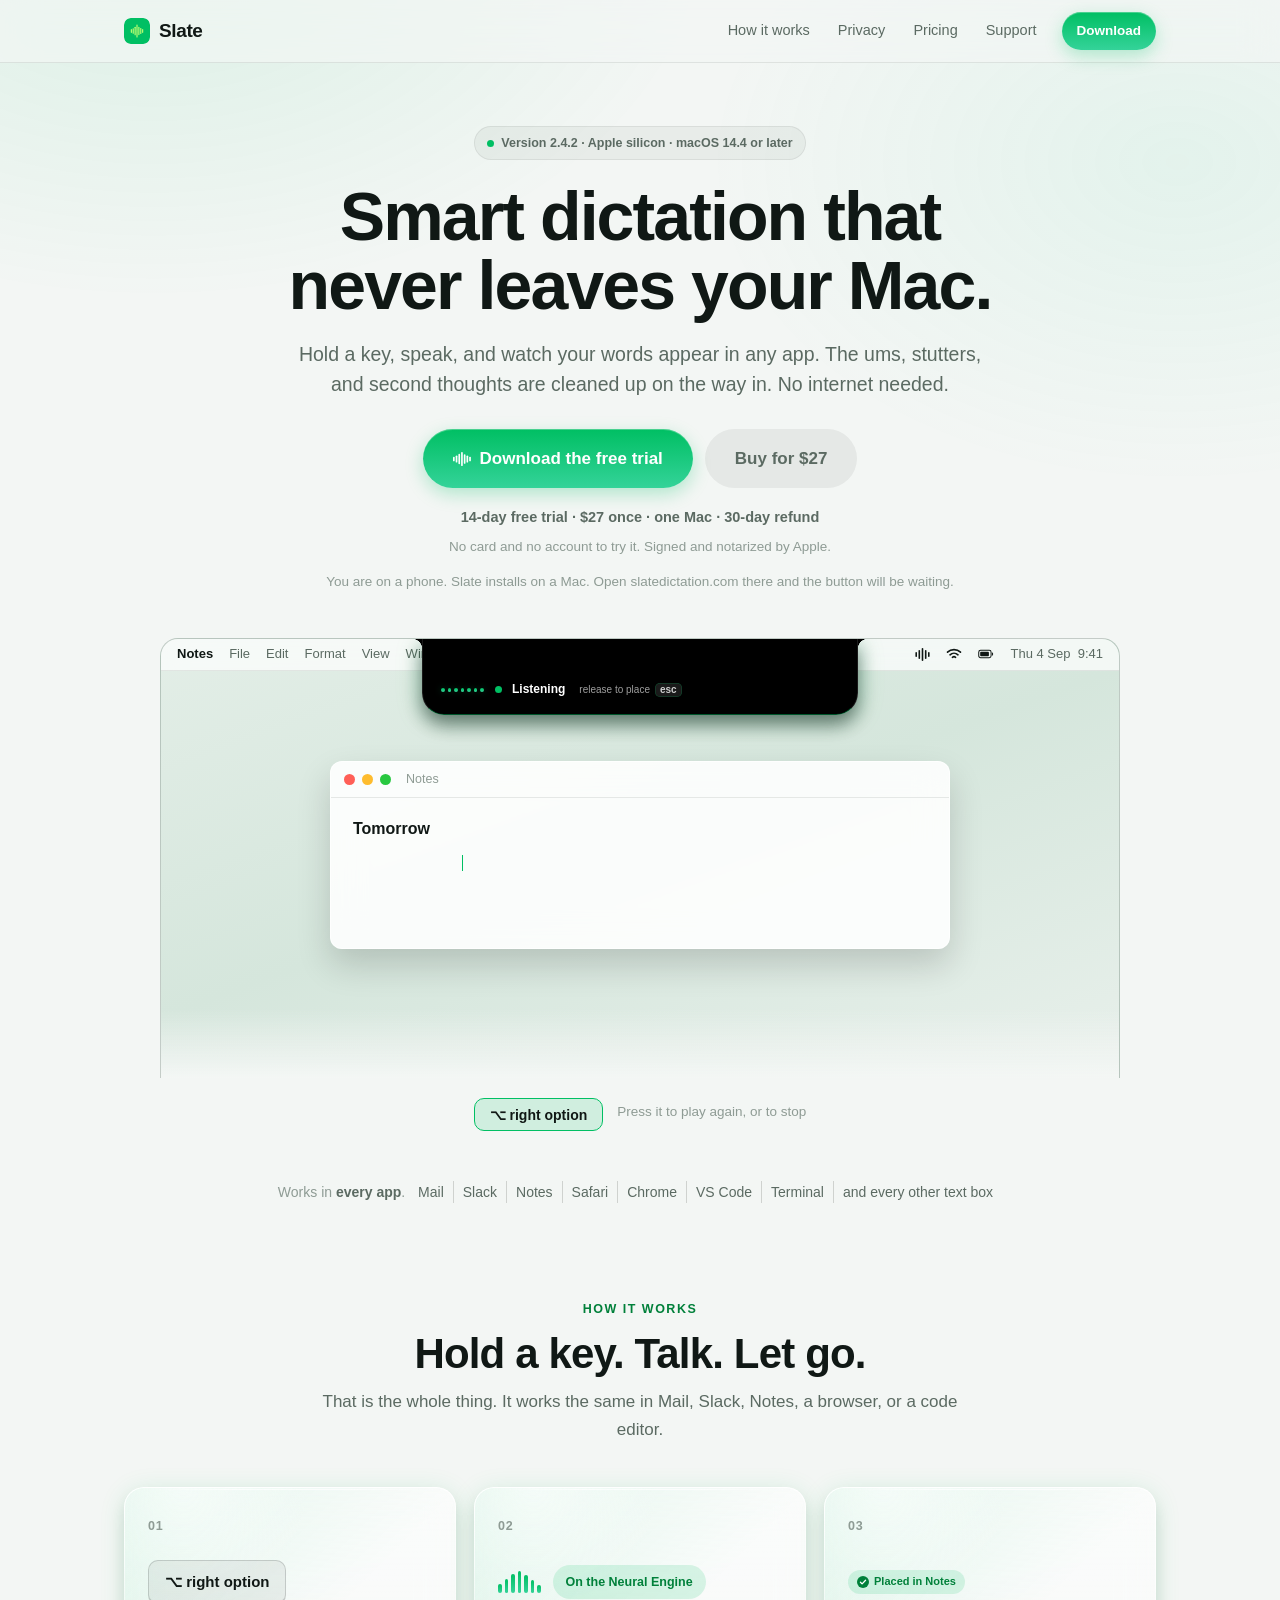
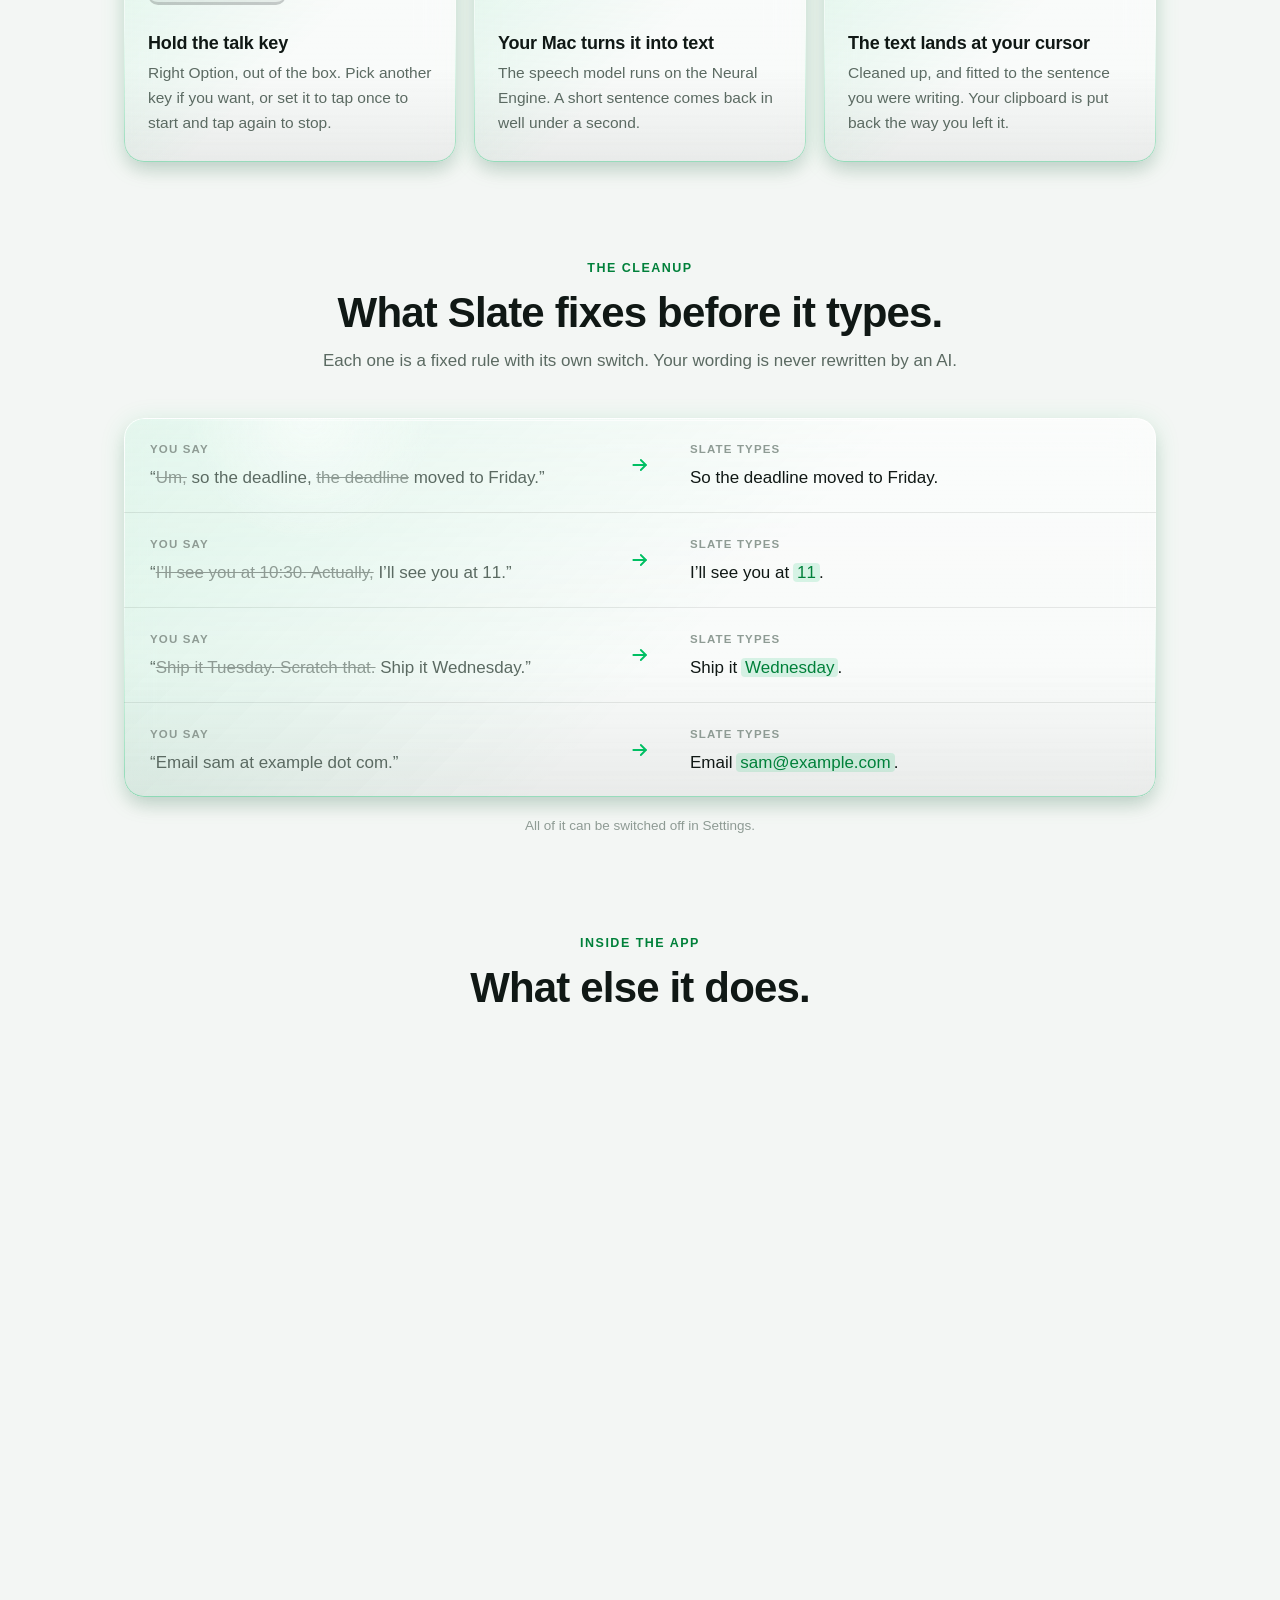
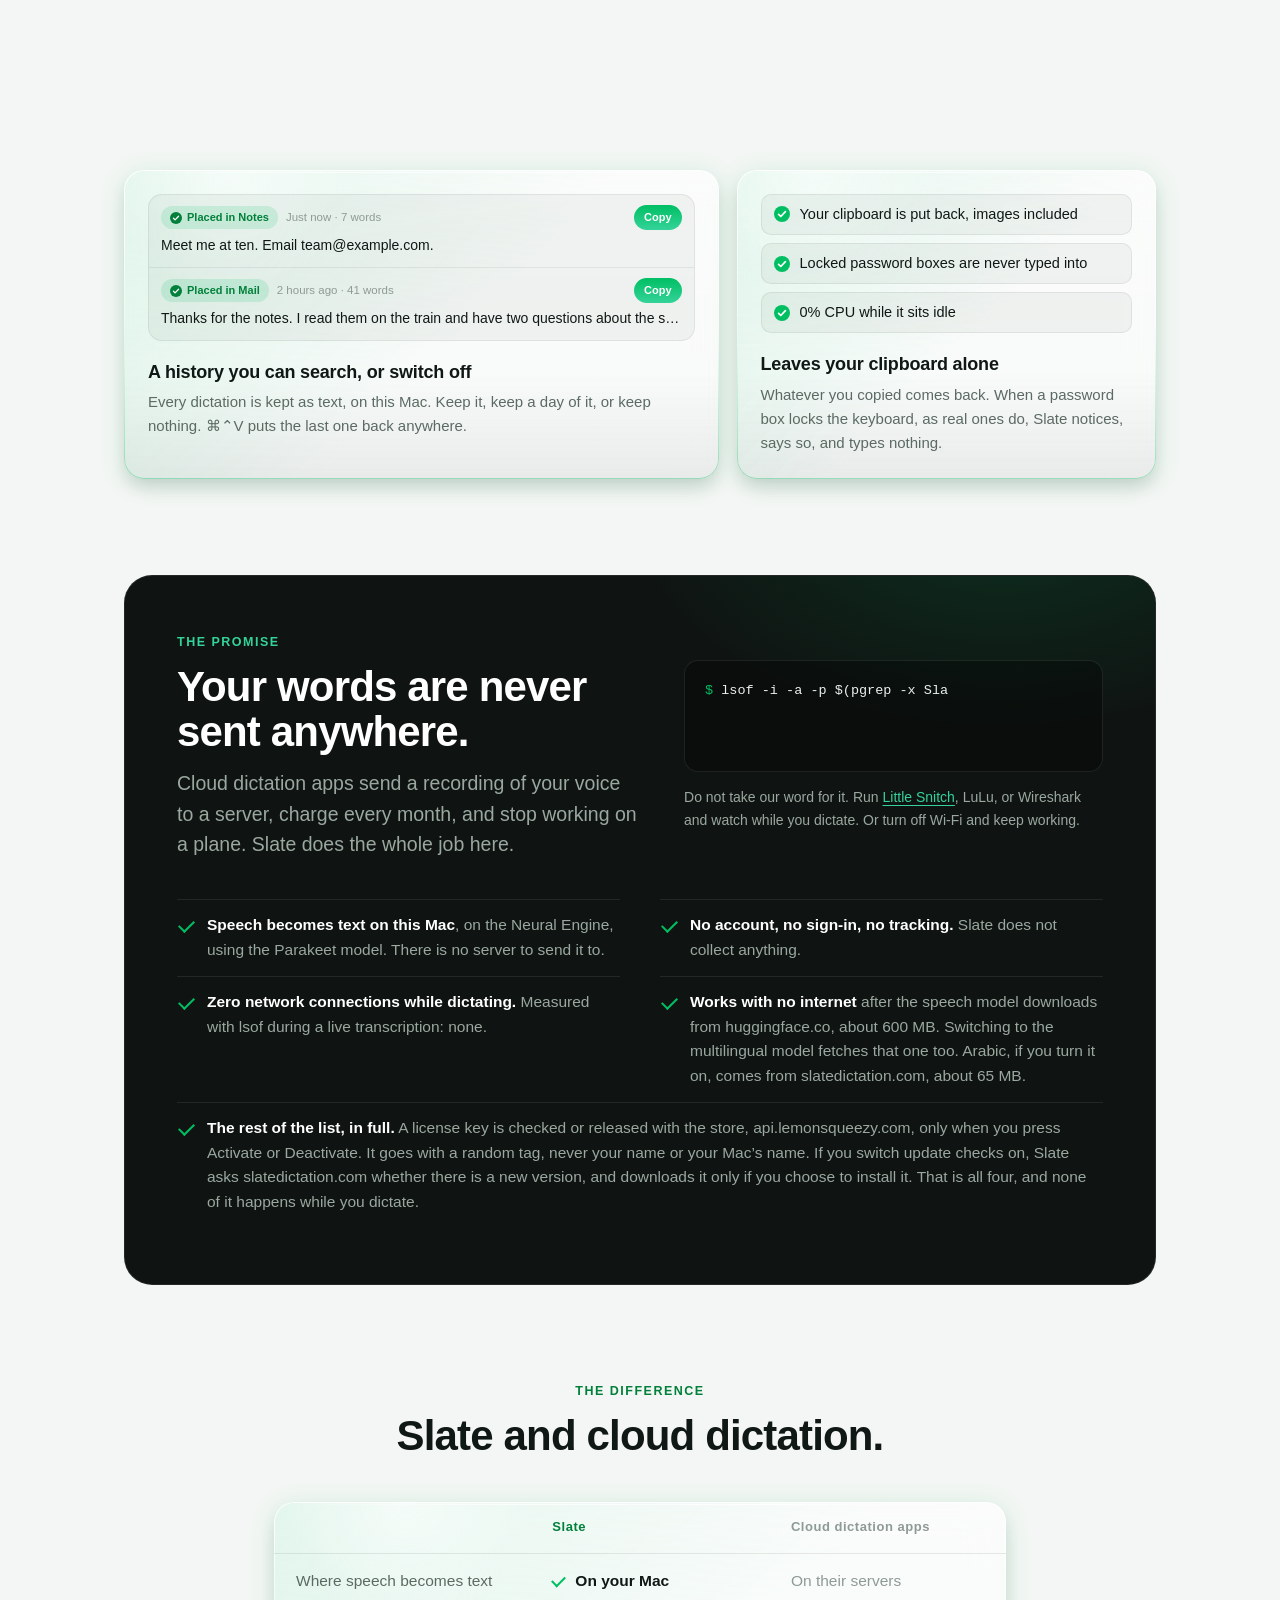
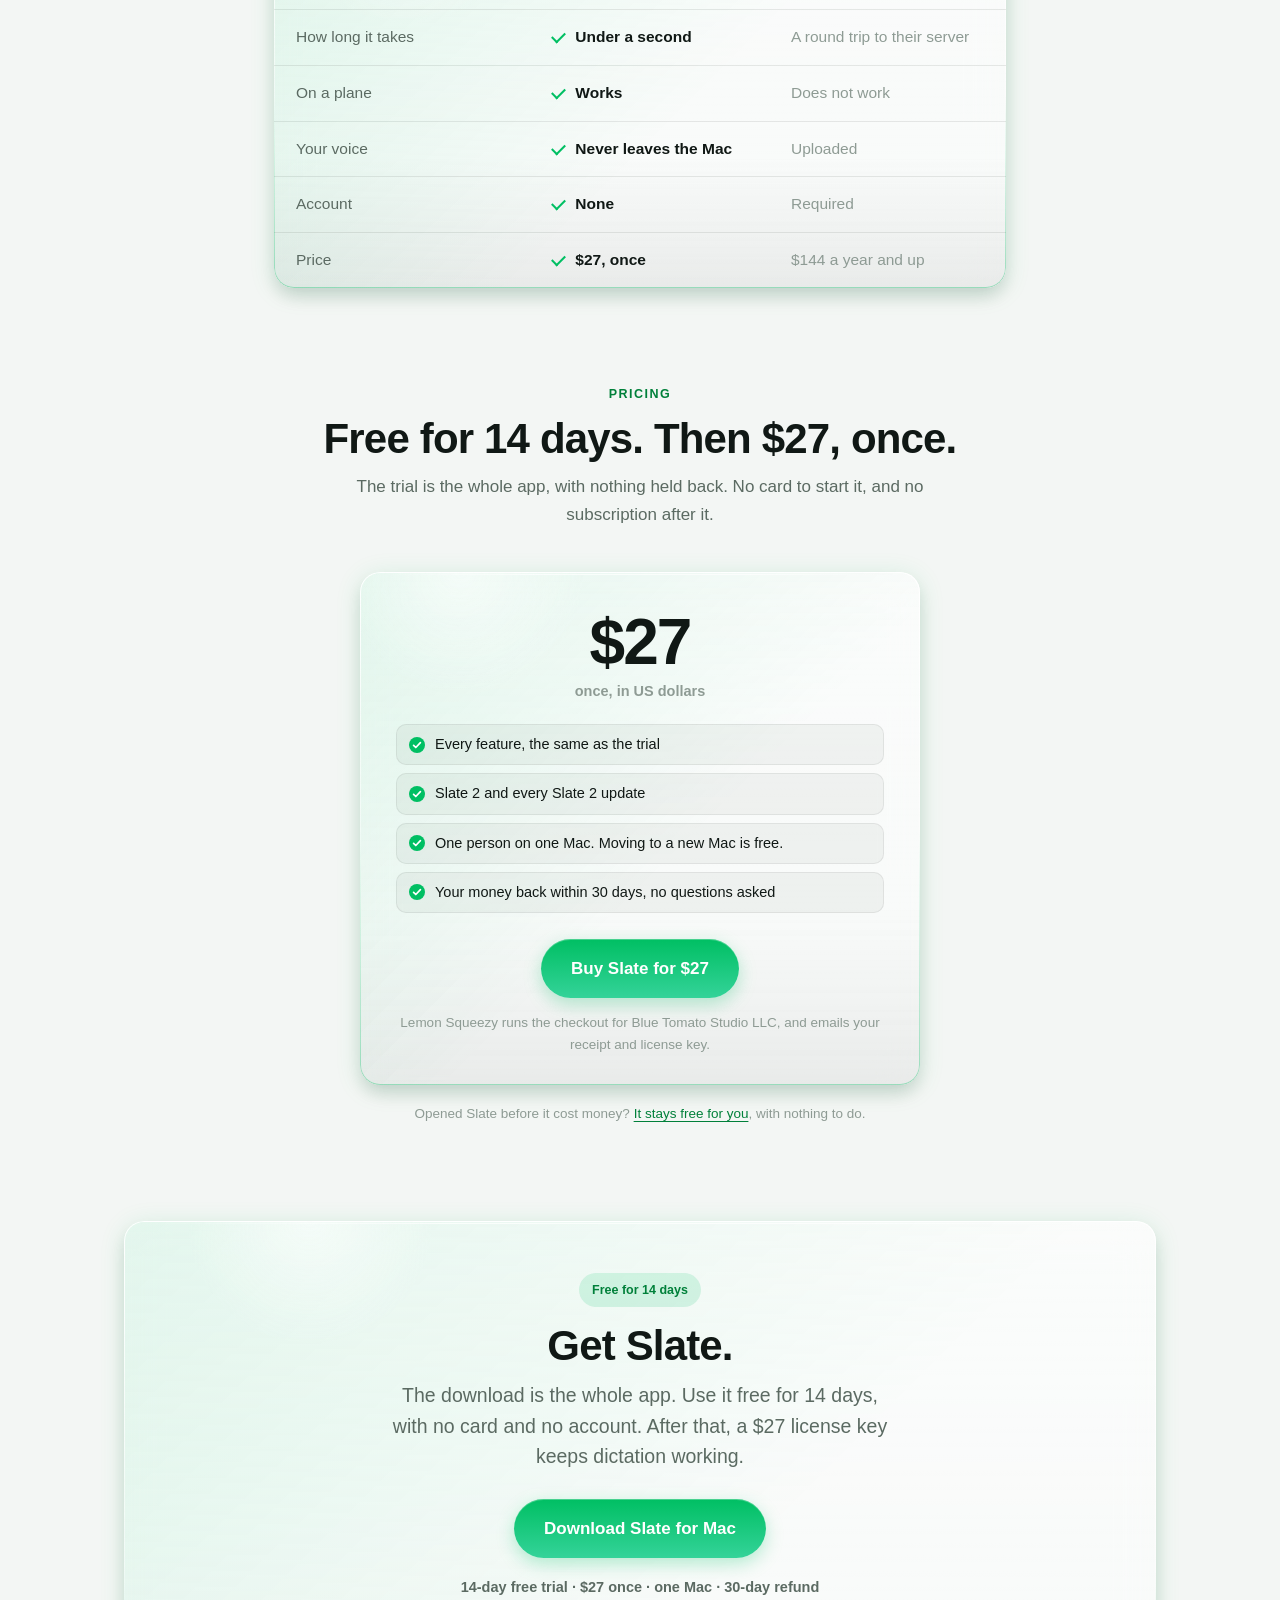
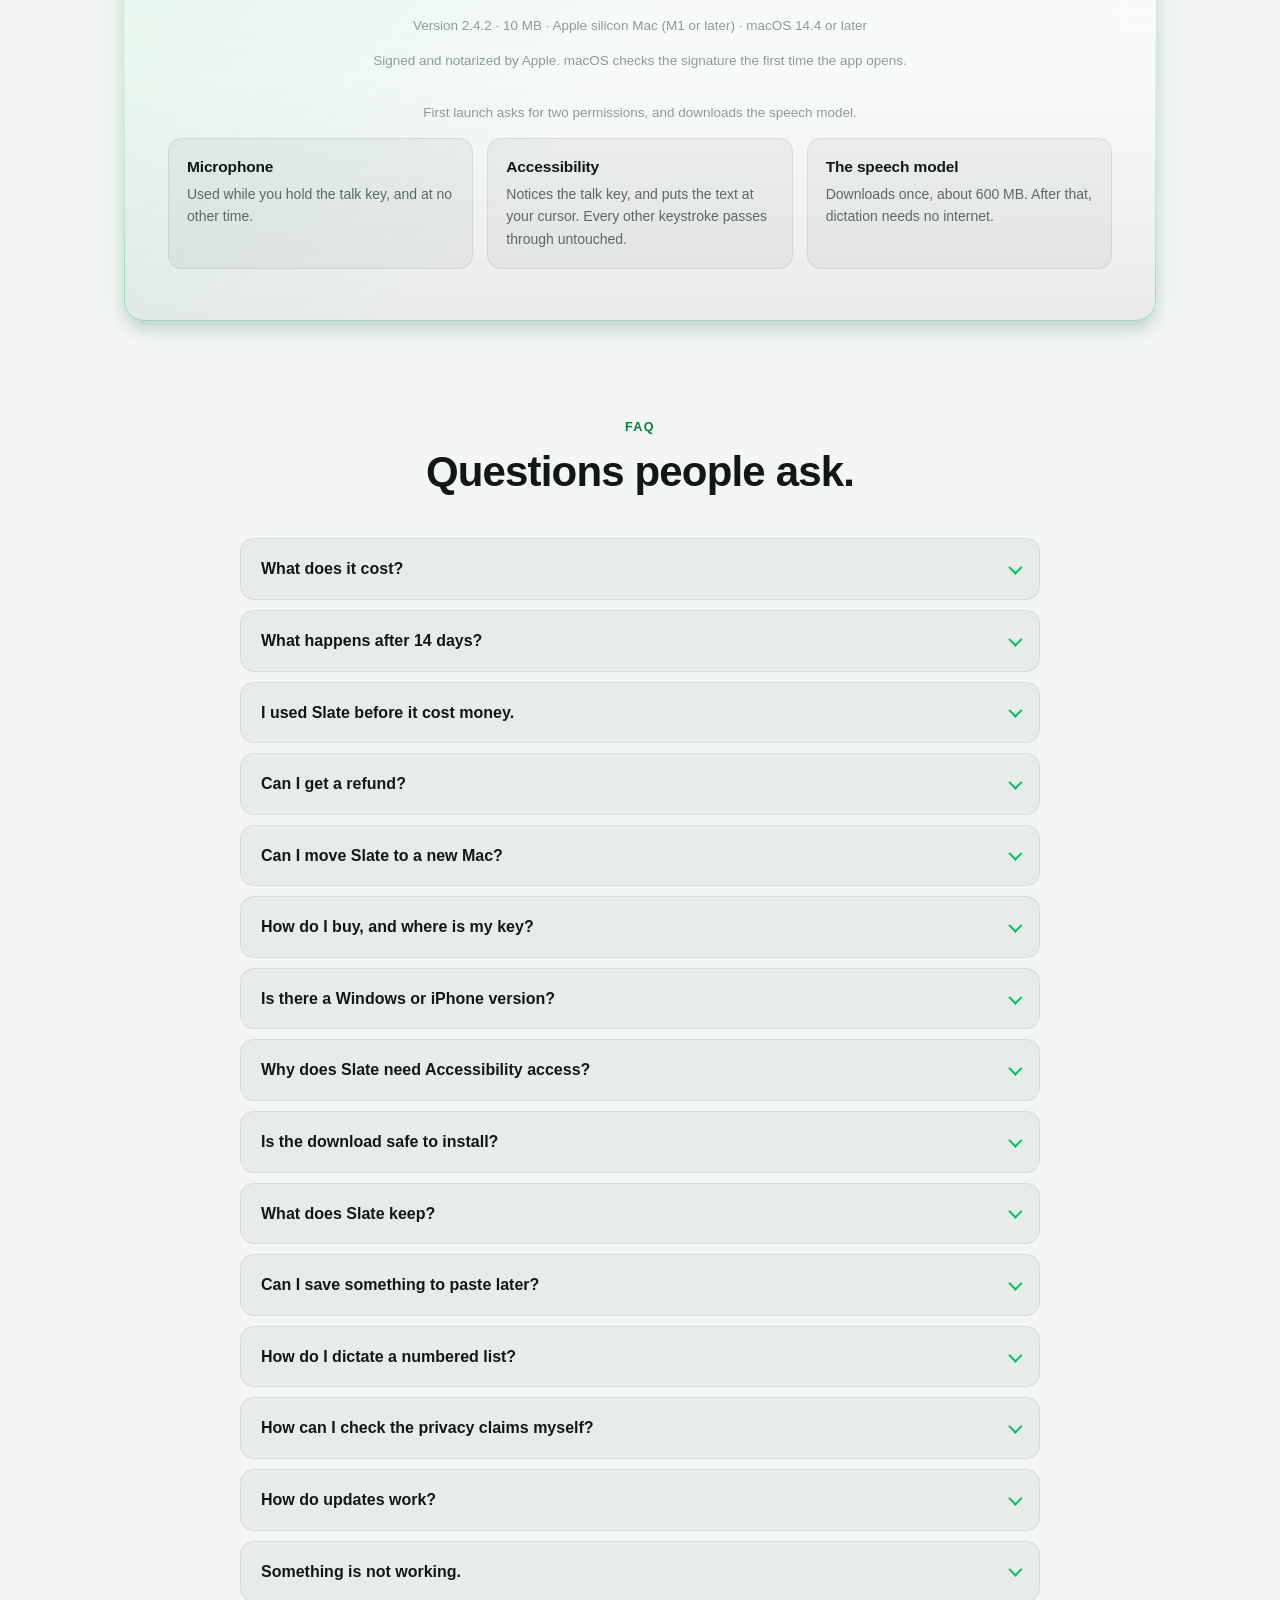
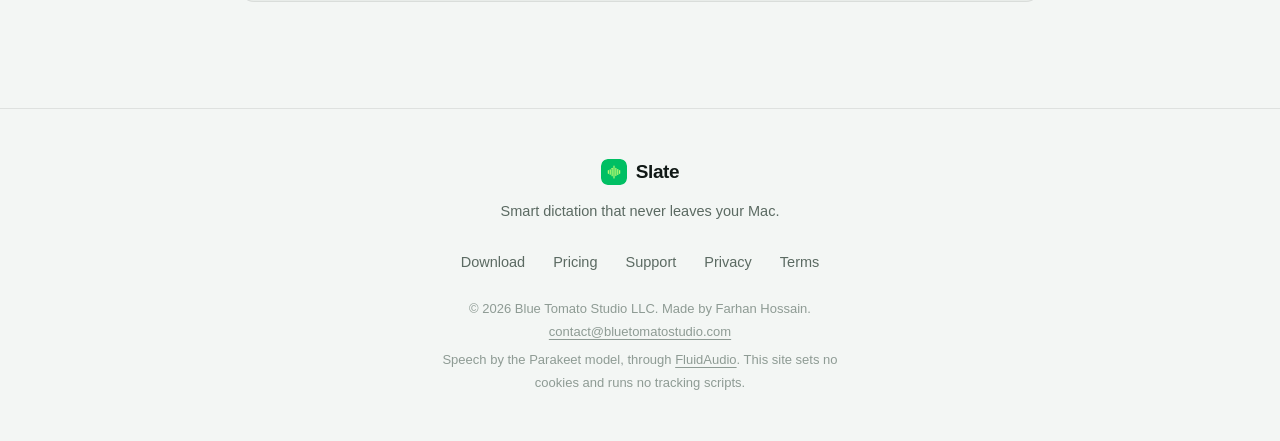
<file: index.html>
<!DOCTYPE html>
<html lang="en">
<head>
<meta charset="utf-8">
<meta name="viewport" content="width=device-width, initial-scale=1">
<title>Slate: Smart dictation that never leaves your Mac</title>
<link rel="canonical" href="https://slatedictation.com/">
<meta name="description" content="Hold a key, speak, and watch your words appear in any app. The ums and false starts get cleaned up on the way. Speech becomes text on your own Mac, so nothing is uploaded. Free for 14 days, then $27 once. No account, no tracking, no subscription.">
<link rel="icon" type="image/png" href="assets/img/favicon-64.png">
<link rel="apple-touch-icon" href="assets/img/apple-touch-icon.png">
<meta name="theme-color" media="(prefers-color-scheme: light)" content="#F3F6F4">
<meta name="theme-color" media="(prefers-color-scheme: dark)" content="#0F1412">
<meta property="og:title" content="Slate: Smart dictation that never leaves your Mac">
<meta property="og:description" content="Hold a key, speak, and watch your words appear in any app. The ums and false starts get cleaned up on the way. No internet needed. Free for 14 days, then $27 once.">
<meta property="og:image" content="https://slatedictation.com/assets/img/og.png">
<meta property="og:image:width" content="1200">
<meta property="og:image:height" content="630">
<meta property="og:type" content="website">
<meta property="og:url" content="https://slatedictation.com/">
<meta name="twitter:card" content="summary_large_image">
<meta name="twitter:title" content="Slate: Smart dictation that never leaves your Mac">
<meta name="twitter:description" content="Hold a key, speak, and watch your words appear in any app. The ums and false starts get cleaned up on the way. No internet needed. Free for 14 days, then $27 once.">
<meta name="twitter:image" content="https://slatedictation.com/assets/img/og.png">
<link rel="stylesheet" href="assets/styles.css?v=20260924a">
</head>
<body>

<!--
  RELEASE-PIN: the version appears in exactly five places on this page.
  Search for "RELEASE-PIN" to find all five when you ship a new build.
    1  the version pill above the headline
    2  the hero download link
    3  the download-section link
    4  the version and size line
    5  the SHA-256 inside the "Is the download safe?" answer:
         shasum -a 256 Slate-<version>.dmg
       A stale hash is worse than none: anyone who checks sees a mismatch.

  The checkout link: until the store is live, every Buy button points at a
  placeholder, with a checkout pin comment on the same line. README.md has the
  one grep that finds them all, on every page, and the check to run after.
  Link the Lemon Squeezy checkout directly. Do not add lemon.js or any other
  script for it: this site loads nothing from another company's servers, and
  privacy.html says so.

  THE OFFER: 14-day free trial, $27 once, one Mac, 30-day refund. It is said
  in the hero, the pricing section, the comparison table, the download
  section, and the FAQ. If any part of it changes, change all of them, and
  og-render.html, store-render.html, support.html, and terms.html with them.
-->

<header class="site-header">
  <div class="wrap bar">
    <a class="wordmark" href="/">
      <svg class="appicon" viewBox="0 0 64 64" aria-hidden="true">
        <rect width="64" height="64" rx="15" fill="#00BF63"/>
        <g fill="#C1FF72">
          <rect x="16.7" y="27.3" width="2.8" height="9.4" rx="1.4"/>
          <rect x="21.3" y="25.1" width="2.8" height="13.8" rx="1.4"/>
          <rect x="26" y="21.5" width="2.8" height="21" rx="1.4"/>
          <rect x="30.6" y="16" width="2.8" height="32" rx="1.4"/>
          <rect x="35.2" y="21.7" width="2.8" height="20.6" rx="1.4"/>
          <rect x="39.9" y="24.5" width="2.8" height="15" rx="1.4"/>
          <rect x="44.5" y="27.3" width="2.8" height="9.4" rx="1.4"/>
        </g>
      </svg>
      Slate
    </a>
    <nav class="nav">
      <a href="#how" class="hide-sm">How it works</a>
      <a href="#privacy" class="hide-sm">Privacy</a>
      <a href="#pricing" class="hide-sm">Pricing</a>
      <a href="support.html" class="hide-sm">Support</a>
      <a class="btn btn-accent btn-sm" href="#download">Download</a>
    </nav>
  </div>
</header>

<main>

  <!-- ============ HERO ============ -->
  <section class="hero">
    <div class="wrap">
      <!-- RELEASE-PIN 1 of 5: the version pill -->
      <span class="pill"><span class="live" aria-hidden="true"></span> Version 2.4.2 &middot; Apple silicon &middot; macOS 14.4 or later</span>
      <h1>Smart dictation that never leaves your Mac.</h1>
      <p class="lead">Hold a key, speak, and watch your words appear in any app.
      The ums, stutters, and second thoughts are cleaned up on the way in.
      No internet needed.</p>
      <div class="cta">
        <!-- RELEASE-PIN 2 of 5: the hero download link -->
        <a class="btn btn-accent btn-big dictate" href="Slate-2.4.2.dmg" download>
          <svg class="mark" viewBox="0 0 28 24" aria-hidden="true"><g fill="currentColor">
            <rect x="0" y="8.5" width="2.6" height="7" rx="1.3"/>
            <rect x="4.2" y="6.5" width="2.6" height="11" rx="1.3"/>
            <rect x="8.4" y="4" width="2.6" height="16" rx="1.3"/>
            <rect x="12.6" y="1" width="2.6" height="22" rx="1.3"/>
            <rect x="16.8" y="4.5" width="2.6" height="15" rx="1.3"/>
            <rect x="21" y="6.5" width="2.6" height="11" rx="1.3"/>
            <rect x="25.2" y="8.5" width="2.6" height="7" rx="1.3"/>
          </g></svg>
          <span class="say">Download the free trial</span>
        </a>
        <a class="btn btn-quiet btn-big" href="https://bluetomatostudio.lemonsqueezy.com/checkout/buy/c25f13fc-9ab1-4dfd-8002-dcc98fcebc2d">Buy for $27</a> <!-- CHECKOUT-PIN -->
      </div>
      <!-- The whole offer, said the same way every time. Each part keeps its
           words together when the line wraps on a phone. -->
      <p class="offer"><span>14-day free trial</span> &middot; <span>$27 once</span> &middot; <span>one Mac</span> &middot; <span>30-day refund</span></p>
      <p class="fine req">No card and no account to try it. Signed and notarized by Apple.</p>
      <p class="fine req" id="notmac" hidden>You are on a phone. Slate installs on a Mac. Open slatedictation.com there and the button will be waiting.</p>
    </div>

    <!-- the top of a Mac screen: the menu bar, the notch, the island growing
         out of it, and the note the words land in -->
    <div class="stage">
      <p class="sr-only">A demonstration. While the talk key is held, a black island grows out of the
      notch at the top of the screen and shows the words as they are heard. One word comes out wrong
      and the fix is marked. The person says a filler, changes their mind about a time, asks for a
      new paragraph, and speaks an email address. When the key is let go, the island says "Placed in
      Notes" and the cleaned text appears in the note at the cursor: "Meet me at ten." then a new
      paragraph, "Email team@example.com."</p>

      <div class="screen" id="screen" aria-hidden="true">
        <div class="menubar">
          <div class="left"><b>Notes</b><span>File</span><span>Edit</span><span>Format</span><span>View</span><span>Window</span><span>Help</span></div>
          <div class="right">
            <svg class="bars" viewBox="0 0 15 13" fill="currentColor"><rect x="0.4" y="4" width="1.6" height="5" rx="0.8"/><rect x="3.5" y="2" width="1.6" height="9" rx="0.8"/><rect x="6.7" y="0" width="1.6" height="13" rx="0.8"/><rect x="9.9" y="2" width="1.6" height="9" rx="0.8"/><rect x="13" y="4" width="1.6" height="5" rx="0.8"/></svg>
            <svg viewBox="0 0 16 16" fill="none" stroke="currentColor" stroke-width="1.6" stroke-linecap="round"><path d="M1.5 6.2a9.5 9.5 0 0 1 13 0"/><path d="M4 8.8a6 6 0 0 1 8 0"/><path d="M6.4 11.3a2.6 2.6 0 0 1 3.2 0"/></svg>
            <svg viewBox="0 0 22 16" fill="none" stroke="currentColor" stroke-width="1.4"><rect x="1" y="3" width="17" height="10" rx="2.5"/><rect x="3" y="5" width="12" height="6" rx="1.2" fill="currentColor" stroke="none"/><path d="M20 6.5v3" stroke-linecap="round"/></svg>
            <span>Thu 4 Sep&nbsp; 9:41</span>
          </div>
        </div>
        <div class="notch"></div>

        <div class="island" id="island" data-state="hidden">
          <div class="clip">
            <div class="cap"></div>
            <div class="ibody">
              <div class="head">
                <div class="wave"><i></i><i></i><i></i><i></i><i></i><i></i><i></i></div>
                <span class="dot"></span>
                <span class="spin"></span>
                <svg class="check" viewBox="0 0 16 16"><circle cx="8" cy="8" r="8" fill="currentColor"/><path d="M4.6 8.3l2.2 2.2 4.6-4.8" stroke="#000" stroke-width="1.7" fill="none" stroke-linecap="round" stroke-linejoin="round"/></svg>
                <span class="lbl lbl-listen">Listening</span>
                <span class="lbl lbl-placing">Placing your words</span>
                <span class="lbl lbl-placed">Placed in Notes</span>
                <span class="hint">release to place <span class="ikey">esc</span></span>
              </div>
              <div class="live" id="live"></div>
            </div>
          </div>
        </div>

        <div class="win">
          <div class="titlebar"><i></i><i></i><i></i><span>Notes</span></div>
          <div class="note">
            <p class="ntitle">Tomorrow</p>
            <p class="ln"><span class="out" id="out1">Meet me at ten.</span><span class="caret on" id="c1"></span></p>
            <p class="ln"><span class="out" id="out2">Email team@example.com.</span><span class="caret" id="c2"></span></p>
          </div>
        </div>
      </div>

      <div class="holder">
        <button class="keycap" id="keycap" type="button" aria-label="Option key: play the dictation demo, or stop it" aria-pressed="false">
          &#8997; right option
        </button>
        <span class="hint">Press it to play again, or to stop</span>
      </div>

      <p class="apps">Works in <b>every app</b>.
        <span class="list"><span>Mail</span><span>Slack</span><span>Notes</span><span>Safari</span><span>Chrome</span><span>VS Code</span><span>Terminal</span><span>and every other text box</span></span>
      </p>
    </div>
  </section>

  <!-- ============ HOW IT WORKS ============ -->
  <section id="how">
    <div class="wrap">
      <div class="section-head reveal">
        <p class="eyebrow">How it works</p>
        <h2>Hold a key. Talk. Let go.</h2>
        <p>That is the whole thing. It works the same in Mail, Slack, Notes, a browser, or a code editor.</p>
      </div>
      <div class="steps">
        <div class="step glass reveal">
          <span class="n">01</span>
          <div class="mock"><span class="bigkey">&#8997; right option</span></div>
          <h3>Hold the talk key</h3>
          <p>Right Option, out of the box. Pick another key if you want, or set it to tap once to start and tap again to stop.</p>
        </div>
        <div class="step glass reveal d1">
          <span class="n">02</span>
          <div class="mock"><span class="wave-l"><i></i><i></i><i></i><i></i><i></i><i></i><i></i></span><span class="pill done">On the Neural Engine</span></div>
          <h3>Your Mac turns it into text</h3>
          <p>The speech model runs on the Neural Engine. A short sentence comes back in well under a second.</p>
        </div>
        <div class="step glass reveal d2">
          <span class="n">03</span>
          <div class="mock"><span class="badge"><svg viewBox="0 0 16 16"><circle cx="8" cy="8" r="8" fill="currentColor"/><path d="M4.6 8.3l2.2 2.2 4.6-4.8" stroke="#fff" stroke-width="1.7" fill="none" stroke-linecap="round" stroke-linejoin="round"/></svg> Placed in Notes</span></div>
          <h3>The text lands at your cursor</h3>
          <p>Cleaned up, and fitted to the sentence you were writing. Your clipboard is put back the way you left it.</p>
        </div>
      </div>
    </div>
  </section>

  <!-- ============ CLEANUP RECEIPTS ============ -->
  <section style="padding-top:0;">
    <div class="wrap">
      <div class="section-head reveal">
        <p class="eyebrow">The cleanup</p>
        <h2>What Slate fixes before it types.</h2>
        <p>Each one is a fixed rule with its own switch. Your wording is never rewritten by an AI.</p>
      </div>

      <div class="receipts glass reveal">
        <div class="receipt">
          <div class="said">
            <span class="lbl">You say</span>
            <p>&ldquo;<s>Um,</s> so the deadline, <s>the deadline</s> moved to Friday.&rdquo;</p>
          </div>
          <div class="to">
            <svg viewBox="0 0 24 24" fill="none" stroke="currentColor" stroke-width="2.2" stroke-linecap="round" stroke-linejoin="round" aria-hidden="true"><path d="M4 12h15"/><path d="M13 6l6 6-6 6"/></svg>
          </div>
          <div class="got">
            <span class="lbl">Slate types</span>
            <p>So the deadline moved to Friday.</p>
          </div>
        </div>

        <div class="receipt">
          <div class="said">
            <span class="lbl">You say</span>
            <p>&ldquo;<s>I&rsquo;ll see you at 10:30. Actually,</s> I&rsquo;ll see you at 11.&rdquo;</p>
          </div>
          <div class="to">
            <svg viewBox="0 0 24 24" fill="none" stroke="currentColor" stroke-width="2.2" stroke-linecap="round" stroke-linejoin="round" aria-hidden="true"><path d="M4 12h15"/><path d="M13 6l6 6-6 6"/></svg>
          </div>
          <div class="got">
            <span class="lbl">Slate types</span>
            <p>I&rsquo;ll see you at <mark class="fix">11</mark>.</p>
          </div>
        </div>

        <div class="receipt">
          <div class="said">
            <span class="lbl">You say</span>
            <p>&ldquo;<s>Ship it Tuesday. Scratch that.</s> Ship it Wednesday.&rdquo;</p>
          </div>
          <div class="to">
            <svg viewBox="0 0 24 24" fill="none" stroke="currentColor" stroke-width="2.2" stroke-linecap="round" stroke-linejoin="round" aria-hidden="true"><path d="M4 12h15"/><path d="M13 6l6 6-6 6"/></svg>
          </div>
          <div class="got">
            <span class="lbl">Slate types</span>
            <p>Ship it <mark class="fix">Wednesday</mark>.</p>
          </div>
        </div>

        <div class="receipt">
          <div class="said">
            <span class="lbl">You say</span>
            <p>&ldquo;Email sam at example dot com.&rdquo;</p>
          </div>
          <div class="to">
            <svg viewBox="0 0 24 24" fill="none" stroke="currentColor" stroke-width="2.2" stroke-linecap="round" stroke-linejoin="round" aria-hidden="true"><path d="M4 12h15"/><path d="M13 6l6 6-6 6"/></svg>
          </div>
          <div class="got">
            <span class="lbl">Slate types</span>
            <p>Email <mark class="fix">sam@example.com</mark>.</p>
          </div>
        </div>
      </div>

      <p class="fine rules-note">All of it can be switched off in Settings.</p>
    </div>
  </section>

  <!-- ============ FEATURES ============ -->
  <section style="padding-top:0;">
    <div class="wrap">
      <div class="section-head reveal">
        <p class="eyebrow">Inside the app</p>
        <h2>What else it does.</h2>
      </div>
      <div class="bento">

        <div class="card glass c7 reveal">
          <div class="mock chips">
            <span class="chip on">new paragraph</span><span class="chip">new line</span><span class="chip">open quote</span><span class="chip">close quote</span><span class="chip">open bracket</span><span class="chip">comma</span><span class="chip on">scratch that</span><span class="chip">bullet point</span>
          </div>
          <h3>Say &ldquo;new paragraph&rdquo; and get one</h3>
          <p>&ldquo;New line&rdquo; starts a line. &ldquo;Open quote&rdquo; and &ldquo;open bracket&rdquo; wrap what comes next. &ldquo;Scratch that&rdquo; takes back the sentence before it.</p>
        </div>

        <div class="card glass c5 reveal d1">
          <div class="mock pairs">
            <div class="pair"><span class="a">my email</span><span class="arr">&rarr;</span><span class="b">contact@example.com</span></div>
            <div class="pair"><span class="a">sequel</span><span class="arr">&rarr;</span><span class="b">SQL</span></div>
            <div class="pair"><span class="a">alhamdulillah</span><span class="arr">&rarr;</span><span class="b">Alhamdulillah</span></div>
          </div>
          <h3>A dictionary for names and jargon</h3>
          <p>Add what you say on one side and what should be written on the other. Islamic phrases are spelled the same way every time.</p>
        </div>

        <div class="card glass c4 reveal">
          <div class="mock mini">
            <div class="row sel"><span class="txt">Meet me at ten. Email team@example.com.</span><span class="tag">Last dictation</span></div>
            <div class="row"><span class="txt">Call the dentist on Monday</span><span class="tag">Note</span></div>
            <div class="row"><span class="txt">Ideas for the talk</span><span class="tag">Note</span></div>
          </div>
          <h3>Save a thought without typing it</h3>
          <p>Hold Shift with the talk key and the words are kept instead of typed. Press &#8984; with the talk key to pick one out later, and it lands at your cursor.</p>
        </div>

        <div class="card glass c4 reveal d1">
          <div class="mock">
            <p class="fine" style="margin-bottom:10px;">&ldquo;one, milk, two, eggs, three, bread&rdquo;</p>
            <ol class="ol"><li>milk</li><li>eggs</li><li>bread</li></ol>
          </div>
          <h3>Dictate a list and get a list</h3>
          <p>Say the number, pause, then the item. Counting, prices, and clock times stay as ordinary sentences.</p>
        </div>

        <div class="card glass c4 last reveal d2">
          <div class="mock chips">
            <span class="chip on">English</span><span class="chip">Deutsch</span><span class="chip">Fran&ccedil;ais</span><span class="chip">Espa&ntilde;ol</span><span class="chip">Italiano</span><span class="chip">Portugu&ecirc;s</span><span class="chip">Nederlands</span><span class="chip">Polski</span><span class="chip">Svenska</span><span class="chip">+16 more</span>
          </div>
          <h3>25 European languages, all on this Mac</h3>
          <p>The English model is the most accurate. The multilingual model covers 25 European languages and works out which one you are speaking.</p>
        </div>

        <div class="card glass c7 reveal">
          <div class="mock mini hist">
            <div class="row">
              <span class="meta"><span class="badge"><svg viewBox="0 0 16 16"><circle cx="8" cy="8" r="8" fill="currentColor"/><path d="M4.6 8.3l2.2 2.2 4.6-4.8" stroke="#fff" stroke-width="1.7" fill="none" stroke-linecap="round" stroke-linejoin="round"/></svg> Placed in Notes</span> Just now &middot; 7 words</span>
              <span class="copy">Copy</span>
              <span class="txt">Meet me at ten. Email team@example.com.</span>
            </div>
            <div class="row">
              <span class="meta"><span class="badge"><svg viewBox="0 0 16 16"><circle cx="8" cy="8" r="8" fill="currentColor"/><path d="M4.6 8.3l2.2 2.2 4.6-4.8" stroke="#fff" stroke-width="1.7" fill="none" stroke-linecap="round" stroke-linejoin="round"/></svg> Placed in Mail</span> 2 hours ago &middot; 41 words</span>
              <span class="copy">Copy</span>
              <span class="txt">Thanks for the notes. I read them on the train and have two questions about the second section.</span>
            </div>
          </div>
          <h3>A history you can search, or switch off</h3>
          <p>Every dictation is kept as text, on this Mac. Keep it, keep a day of it, or keep nothing. &#8984;&#8963;V puts the last one back anywhere.</p>
        </div>

        <div class="card glass c5 reveal d1">
          <ul class="mock checks">
            <li><svg viewBox="0 0 16 16"><circle cx="8" cy="8" r="8" fill="currentColor"/><path d="M4.6 8.3l2.2 2.2 4.6-4.8" stroke="#fff" stroke-width="1.7" fill="none" stroke-linecap="round" stroke-linejoin="round"/></svg> Your clipboard is put back, images included</li>
            <li><svg viewBox="0 0 16 16"><circle cx="8" cy="8" r="8" fill="currentColor"/><path d="M4.6 8.3l2.2 2.2 4.6-4.8" stroke="#fff" stroke-width="1.7" fill="none" stroke-linecap="round" stroke-linejoin="round"/></svg> Locked password boxes are never typed into</li>
            <li><svg viewBox="0 0 16 16"><circle cx="8" cy="8" r="8" fill="currentColor"/><path d="M4.6 8.3l2.2 2.2 4.6-4.8" stroke="#fff" stroke-width="1.7" fill="none" stroke-linecap="round" stroke-linejoin="round"/></svg> 0% CPU while it sits idle</li>
          </ul>
          <h3>Leaves your clipboard alone</h3>
          <p>Whatever you copied comes back. When a password box locks the keyboard, as real ones do, Slate notices, says so, and types nothing.</p>
        </div>

      </div>
    </div>
  </section>

  <!-- ============ PRIVACY ============ -->
  <section id="privacy" style="padding-top:0;">
    <div class="wrap">
      <div class="privacy-panel reveal">
        <div class="privacy-top">
          <div>
            <p class="eyebrow">The promise</p>
            <h2>Your words are never sent anywhere.</h2>
            <p class="lead" style="margin-top:14px;">Cloud dictation apps send a recording of your voice to a server, charge every month, and stop working on a plane. Slate does the whole job here.</p>
          </div>
          <div>
            <div class="proof" id="proof">
              <span class="p">$</span> <span class="c" id="proofcmd">lsof -i -a -p $(pgrep -x Slate)</span><br>
              <span class="o" id="proofout"># nothing. keep talking, run it again, still nothing.</span><br>
              <span class="p" id="proofend">$</span> <span class="tc" id="proofcaret"></span>
            </div>
            <p class="proof-note">Do not take our word for it. Run <a href="https://obdev.at/products/littlesnitch/">Little Snitch</a>, LuLu, or Wireshark and watch while you dictate. Or turn off Wi-Fi and keep working.</p>
          </div>
        </div>

        <ul class="facts">
          <li><b>Speech becomes text on this Mac</b>, on the Neural Engine, using the Parakeet model. There is no server to send it to.</li>
          <li><b>No account, no sign-in, no tracking.</b> Slate does not collect anything.</li>
          <li><b>Zero network connections while dictating.</b> Measured with lsof during a live transcription: none.</li>
          <li><b>Works with no internet</b> after the speech model downloads from huggingface.co, about 600&nbsp;MB. Switching to the multilingual model fetches that one too. Arabic, if you turn it on, comes from slatedictation.com, about 65&nbsp;MB.</li>
          <li class="wide"><b>The rest of the list, in full.</b> A license key is checked or released with the store, api.lemonsqueezy.com, only when you press Activate or Deactivate. It goes with a random tag, never your name or your Mac&rsquo;s name. If you switch update checks on, Slate asks slatedictation.com whether there is a new version, and downloads it only if you choose to install it. That is all four, and none of it happens while you dictate.</li>
        </ul>
      </div>
    </div>
  </section>

  <!-- ============ COMPARISON ============ -->
  <section style="padding-top:0;">
    <div class="wrap narrow">
      <div class="section-head reveal">
        <p class="eyebrow">The difference</p>
        <h2>Slate and cloud dictation.</h2>
      </div>
      <div class="compare-wrap glass reveal">
        <div class="table-scroll">
          <table class="compare">
            <thead>
              <tr><th scope="col">&nbsp;</th><th scope="col">Slate</th><th scope="col">Cloud dictation apps</th></tr>
            </thead>
            <tbody>
              <tr><th scope="row">Where speech becomes text</th><td class="yes">On your Mac</td><td class="no">On their servers</td></tr>
              <tr><th scope="row">How long it takes</th><td class="yes">Under a second</td><td class="no">A round trip to their server</td></tr>
              <tr><th scope="row">On a plane</th><td class="yes">Works</td><td class="no">Does not work</td></tr>
              <tr><th scope="row">Your voice</th><td class="yes">Never leaves the Mac</td><td class="no">Uploaded</td></tr>
              <tr><th scope="row">Account</th><td class="yes">None</td><td class="no">Required</td></tr>
              <tr><th scope="row">Price</th><td class="yes">$27, once</td><td class="no">$144 a year and up</td></tr>
            </tbody>
          </table>
        </div>
      </div>
    </div>
  </section>

  <!-- ============ PRICING ============ -->
  <section id="pricing" style="padding-top:0;">
    <div class="wrap">
      <div class="section-head reveal">
        <p class="eyebrow">Pricing</p>
        <h2>Free for 14 days. Then $27, once.</h2>
        <p>The trial is the whole app, with nothing held back. No card to start it, and no subscription after it.</p>
      </div>
      <div class="price-card glass reveal">
        <p class="amount">$27 <span>once, in US dollars</span></p>
        <ul class="checks">
          <li><svg viewBox="0 0 16 16" aria-hidden="true"><circle cx="8" cy="8" r="8" fill="currentColor"/><path d="M4.6 8.3l2.2 2.2 4.6-4.8" stroke="#fff" stroke-width="1.7" fill="none" stroke-linecap="round" stroke-linejoin="round"/></svg> Every feature, the same as the trial</li>
          <li><svg viewBox="0 0 16 16" aria-hidden="true"><circle cx="8" cy="8" r="8" fill="currentColor"/><path d="M4.6 8.3l2.2 2.2 4.6-4.8" stroke="#fff" stroke-width="1.7" fill="none" stroke-linecap="round" stroke-linejoin="round"/></svg> Slate 2 and every Slate 2 update</li>
          <li><svg viewBox="0 0 16 16" aria-hidden="true"><circle cx="8" cy="8" r="8" fill="currentColor"/><path d="M4.6 8.3l2.2 2.2 4.6-4.8" stroke="#fff" stroke-width="1.7" fill="none" stroke-linecap="round" stroke-linejoin="round"/></svg> One person on one Mac. Moving to a new Mac is free.</li>
          <li><svg viewBox="0 0 16 16" aria-hidden="true"><circle cx="8" cy="8" r="8" fill="currentColor"/><path d="M4.6 8.3l2.2 2.2 4.6-4.8" stroke="#fff" stroke-width="1.7" fill="none" stroke-linecap="round" stroke-linejoin="round"/></svg> Your money back within 30 days, no questions asked</li>
        </ul>
        <a class="btn btn-accent btn-big" href="https://bluetomatostudio.lemonsqueezy.com/checkout/buy/c25f13fc-9ab1-4dfd-8002-dcc98fcebc2d">Buy Slate for $27</a> <!-- CHECKOUT-PIN -->
        <p class="fine">Lemon Squeezy runs the checkout for Blue Tomato Studio LLC, and emails your receipt and license key.</p>
      </div>
      <p class="fine founders">Opened Slate before it cost money? <a href="#founders">It stays free for you</a>, with nothing to do.</p>
    </div>
  </section>

  <!-- ============ DOWNLOAD ============ -->
  <section id="download" style="padding-top:0;">
    <div class="wrap">
      <div class="get glass reveal">
        <span class="pill done">Free for 14 days</span>
        <h2>Get Slate.</h2>
        <p class="lead">The download is the whole app. Use it free for 14 days, with no card and no account. After that, a $27 license key keeps dictation working.</p>

        <!-- RELEASE-PIN 3 of 5: the download-section link -->
        <a class="btn btn-accent btn-big insert" href="Slate-2.4.2.dmg" download>
          <span class="say">Download Slate for Mac</span>
        </a>
        <p class="offer"><span>14-day free trial</span> &middot; <span>$27 once</span> &middot; <span>one Mac</span> &middot; <span>30-day refund</span></p>

        <!-- RELEASE-PIN 4 of 5: version and size -->
        <p class="fine meta">Version 2.4.2 &middot; 10&nbsp;MB &middot; Apple silicon Mac (M1 or later) &middot; macOS 14.4 or later</p>
        <p class="fine meta">Signed and notarized by Apple. macOS checks the signature the first time the app opens.</p>
        <p class="fine firstrun-lead">First launch asks for two permissions, and downloads the speech model.</p>

        <div class="firstrun">
          <div class="item">
            <h3>Microphone</h3>
            <p>Used while you hold the talk key, and at no other time.</p>
          </div>
          <div class="item">
            <h3>Accessibility</h3>
            <p>Notices the talk key, and puts the text at your cursor. Every other keystroke passes through untouched.</p>
          </div>
          <div class="item">
            <h3>The speech model</h3>
            <p>Downloads once, about 600&nbsp;MB. After that, dictation needs no internet.</p>
          </div>
        </div>
      </div>
    </div>
  </section>

  <!-- ============ FAQ ============ -->
  <section style="padding-top:0;">
    <div class="wrap">
      <div class="section-head reveal">
        <p class="eyebrow">FAQ</p>
        <h2>Questions people ask.</h2>
      </div>
      <!-- The money questions come first, in the order people ask them. Each
           one that support emails link to has an id, and the script at the
           bottom opens it when the address ends in that #id. -->
      <div class="faq reveal">

        <details id="cost">
          <summary>What does it cost?</summary>
          <div class="body"><div class="bodyin">
            <p>$27, once, in US dollars. There is no subscription.</p>
            <p>Before you pay anything, you get 14 days with every feature. No key, no card, and no account.</p>
            <p>One license is for one person on one Mac. It covers Slate 2 and every Slate 2 update.</p>
          </div></div>
        </details>

        <details id="trial">
          <summary>What happens after 14 days?</summary>
          <div class="body"><div class="bodyin">
            <p>Dictation stops until you enter a license key. Nothing is deleted. Your history, notes, dictionary, and settings stay on your Mac, just as you left them.</p>
            <p>The 14 days start the first time you open Slate. You can buy on any day, during the trial or after it ends.</p>
          </div></div>
        </details>

        <details id="founders">
          <summary>I used Slate before it cost money.</summary>
          <div class="body"><div class="bodyin">
            <p>If you opened Slate on your Mac before the paid version came out, it stays free on that Mac. That happens by itself. There is no key to enter and nothing to do.</p>
            <p>Downloading it is not enough. Slate has to have been opened at least once before the paid version was released.</p>
            <p>Migration Assistant carries it to a new Mac along with everything else. Setting one up from scratch? Email <a href="mailto:contact@bluetomatostudio.com">contact@bluetomatostudio.com</a> and it gets sorted out.</p>
          </div></div>
        </details>

        <details id="refunds">
          <summary>Can I get a refund?</summary>
          <div class="body"><div class="bodyin">
            <p>Yes. Within 30 days of buying, for any reason, with no questions asked.</p>
            <p>Email <a href="mailto:contact@bluetomatostudio.com">contact@bluetomatostudio.com</a> from the address you bought with, or include the order number from your Lemon Squeezy receipt. The money goes back the way you paid.</p>
          </div></div>
        </details>

        <details id="new-mac">
          <summary>Can I move Slate to a new Mac?</summary>
          <div class="body"><div class="bodyin">
            <p>Yes, and it costs nothing. On the old Mac, press Deactivate This Mac&hellip; in Slate&rsquo;s Settings &rsaquo; License. Then paste the same key into Settings &rsaquo; License on the new Mac and press Activate.</p>
            <p>Old Mac lost, broken, or already wiped? Email <a href="mailto:contact@bluetomatostudio.com">contact@bluetomatostudio.com</a> and the key is freed for you.</p>
            <p>A key works on one Mac at a time. To use Slate on two Macs at once, each one needs its own license.</p>
          </div></div>
        </details>

        <details id="buying">
          <summary>How do I buy, and where is my key?</summary>
          <div class="body"><div class="bodyin">
            <p>Press Buy. Lemon Squeezy runs the checkout for Blue Tomato Studio LLC, the company that makes Slate. It takes the payment, handles sales tax or VAT, and emails you a receipt with your license key. You do not make an account.</p>
            <p>In Slate, open Settings &rsaquo; License, paste the key, and press Activate.</p>
            <p>Lost the key? It is in that purchase email. Lemon Squeezy&rsquo;s <a href="https://app.lemonsqueezy.com/my-orders">My Orders</a> page can send it again, or email <a href="mailto:contact@bluetomatostudio.com">contact@bluetomatostudio.com</a>.</p>
          </div></div>
        </details>

        <details>
          <summary>Is there a Windows or iPhone version?</summary>
          <div class="body"><div class="bodyin">
            <p>No. Slate needs an Apple silicon Mac, M1 or later, and macOS 14.4 or later. Speech runs on the Neural Engine, which Intel Macs do not have.</p>
            <p>Not sure what your Mac has? Click the Apple menu at the top left, then About This Mac. If the Chip line starts with M, like M1 or M4, Slate runs on it.</p>
          </div></div>
        </details>

        <details>
          <summary>Why does Slate need Accessibility access?</summary>
          <div class="body"><div class="bodyin">
            <p>Two jobs: noticing the talk key, and putting the text where your cursor is. macOS puts both behind the same permission.</p>
            <p>Every other keystroke passes through untouched. Nothing about what you type is read, stored, or sent.</p>
          </div></div>
        </details>

        <details>
          <summary>Is the download safe to install?</summary>
          <div class="body"><div class="bodyin">
            <p>Yes. Slate is signed and notarized by Apple. Notarized means Apple scanned this exact app before it could open on any Mac, and macOS checks the signature when it first opens. This site is the only place Slate is offered.</p>
            <!-- RELEASE-PIN 5 of 5: the SHA-256 of the current DMG -->
            <p>Want to check byte for byte? Run <code>shasum -a 256 Slate-2.4.2.dmg</code> in Terminal. It should print <code>38fe0d380f097b2840d4587c2f286707f5d427a1f3c04fdd5e67faed905bd915</code>.</p>
          </div></div>
        </details>

        <details>
          <summary>What does Slate keep?</summary>
          <div class="body"><div class="bodyin">
            <p>A history of what you dictated, as text, on this Mac. You pick: keep it, keep it for a day, or keep nothing. Your dictionary and settings stay here too.</p>
            <p>Audio is never written to disk. It is held in memory while you talk and dropped as soon as the text is ready.</p>
          </div></div>
        </details>

        <details>
          <summary>Can I save something to paste later?</summary>
          <div class="body"><div class="bodyin">
            <p>Yes. Hold Shift with the talk key and nothing is typed. The words are kept as a note.</p>
            <p>Press &#8984; with the talk key and a short list opens: your last dictation first, then your notes. The one you pick is typed at your cursor. Notes are kept until you delete them. Settings has the full list.</p>
          </div></div>
        </details>

        <details>
          <summary>How do I dictate a numbered list?</summary>
          <div class="body"><div class="bodyin">
            <p>Say the number, pause, then the item: &ldquo;one, milk, two, eggs, three, bread&rdquo;.</p>
            <p>If the pauses are not landing, say the word &ldquo;comma&rdquo; between the parts instead. That works every time.</p>
            <p>The pause is what marks a list, so &ldquo;one milk&rdquo; stays one carton of milk. Counting, prices, clock times, and version numbers are left as sentences.</p>
          </div></div>
        </details>

        <details>
          <summary>How can I check the privacy claims myself?</summary>
          <div class="body"><div class="bodyin">
            <p>Three ways. Turn off Wi-Fi after the model has downloaded, and keep dictating. Run Little Snitch, LuLu, or Wireshark and watch while you talk. Or open Terminal and run <code>lsof -i -a -p $(pgrep -x Slate)</code> mid-sentence.</p>
            <p>Slate reaches the network for four things and nothing else: downloading a speech model, from huggingface.co, or slatedictation.com for Arabic; checking or releasing a license key with the store, at api.lemonsqueezy.com, only when you press Activate or Deactivate; asking slatedictation.com whether there is a new version, if you switch that on; and downloading that version if you choose to install it. None of it happens while you dictate.</p>
          </div></div>
        </details>

        <details id="updates">
          <summary>How do updates work?</summary>
          <div class="body"><div class="bodyin">
            <p>Slate can update itself in place, but only once you say yes. A check asks this site for one small file, and nothing about you goes with it. A new version is installed only if it is signed with Slate's key.</p>
            <p>The switch and a Check now button are in Settings &rsaquo; About.</p>
            <p>Your $27 covers Slate 2 and every Slate 2 update. If there is ever a Slate 3, it may be a paid upgrade. The version you bought keeps working either way.</p>
          </div></div>
        </details>

        <details>
          <summary>Something is not working.</summary>
          <div class="body"><div class="bodyin"><p>Email <a href="mailto:contact@bluetomatostudio.com">contact@bluetomatostudio.com</a> and say what happened. There is more on the <a href="support.html">support page</a>.</p></div></div>
        </details>

      </div>
    </div>
  </section>

</main>

<footer class="site-footer">
  <div class="wrap foot-inner">
    <a class="wordmark" href="/"><svg class="appicon" viewBox="0 0 64 64" aria-hidden="true"><rect width="64" height="64" rx="15" fill="#00BF63"/><g fill="#C1FF72"><rect x="16.7" y="27.3" width="2.8" height="9.4" rx="1.4"/><rect x="21.3" y="25.1" width="2.8" height="13.8" rx="1.4"/><rect x="26" y="21.5" width="2.8" height="21" rx="1.4"/><rect x="30.6" y="16" width="2.8" height="32" rx="1.4"/><rect x="35.2" y="21.7" width="2.8" height="20.6" rx="1.4"/><rect x="39.9" y="24.5" width="2.8" height="15" rx="1.4"/><rect x="44.5" y="27.3" width="2.8" height="9.4" rx="1.4"/></g></svg> Slate</a>
    <p class="foot-tag">Smart dictation that never leaves your Mac.</p>
    <nav class="foot-links" aria-label="Footer">
      <a href="#download">Download</a>
      <a href="#pricing">Pricing</a>
      <a href="support.html">Support</a>
      <a href="privacy.html">Privacy</a>
      <a href="terms.html">Terms</a>
    </nav>
    <p class="foot-meta">&copy; 2026 Blue Tomato Studio LLC. Made by Farhan Hossain.
      <a href="mailto:contact@bluetomatostudio.com">contact@bluetomatostudio.com</a></p>
    <p class="foot-meta foot-credit">Speech by the Parakeet model, through
      <a href="https://github.com/FluidInference/FluidAudio">FluidAudio</a>.
      This site sets no cookies and runs no tracking scripts.</p>
  </div>
</footer>

<script>
/* ---------------------------------------------------------------------------
   0. Not on a Mac? Say so under the hero button instead of letting the DMG
   download into a phone. Local check only; nothing is sent anywhere.
--------------------------------------------------------------------------- */
(function () {
  var note = document.getElementById('notmac');
  if (!note) return;
  var p = (navigator.platform || '') + ' ' + (navigator.userAgent || '');
  if (!/Mac/i.test(p) || navigator.maxTouchPoints > 2) note.hidden = false;
})();

/* ---------------------------------------------------------------------------
   1. The hero demo. One sentence, dictated: the island grows out of the
   notch, shows the words as the engine hears them, corrects one, says where
   the text went, and the cleaned sentence lands at the cursor. Nothing here
   talks to the network, and it stops when off screen.
--------------------------------------------------------------------------- */
(function () {
  var screen = document.getElementById('screen');
  var island = document.getElementById('island');
  var live   = document.getElementById('live');
  var out1   = document.getElementById('out1');
  var out2   = document.getElementById('out2');
  var c1     = document.getElementById('c1');
  var c2     = document.getElementById('c2');
  var keycap = document.getElementById('keycap');
  if (!screen || !island || !live || !out1 || !out2 || !keycap) return;
  var ibody = island.querySelector('.ibody');

  /* One take, said the way people really talk. Run it through the app itself
     with `Slate --refine "<the words below>"` and you get exactly the two
     paragraphs in the note: a filler dropped, the second version of the time
     kept, the spoken paragraph break made, and the address joined up. */
  var WORDS = [
    'Um,', 'meet', 'me', 'at', 'nine.',
    'Actually,', 'meet', 'me', 'at', 'ten.',
    'New', 'paragraph.',
    'Email', 'team', 'at', 'example', 'dot', 'com.'
  ];
  /* The engine hears one word wrong and fixes it a beat later. That, and only
     that, is what the island marks in mint. The spoken "New paragraph." is a
     command: the island shows the break it makes, not the words. */
  var FIX_AT = 9, HEARD = 'tan', FIXED = 'ten.';
  var BREAK_FROM = 10, BREAK_TO = 11;

  var STEPS = [];
  for (var i = 0; i < WORDS.length; i++) {
    STEPS.push({ upto: i, fixed: i > FIX_AT, mark: i > FIX_AT && i <= FIX_AT + 3 });
    if (i === FIX_AT) STEPS.push({ upto: i, fixed: true, mark: true });
  }

  var timers = [];
  function at(ms, fn) { timers.push(setTimeout(fn, ms)); }
  function clearAll() { timers.forEach(clearTimeout); timers = []; }

  /* the island's frame: the notch's own size when hidden, and otherwise as
     wide as the transcript column and as tall as what is in it */
  function notch() {
    var cs = getComputedStyle(screen);
    return { w: parseFloat(cs.getPropertyValue('--notch-w')) || 185,
             h: parseFloat(cs.getPropertyValue('--notch-h')) || 32 };
  }
  function fit() {
    var n = notch();
    var full = Math.min(436, screen.clientWidth - 32);
    /* the content is always laid out at the island's full width, so its
       height can be read while the frame is still animating out of the notch */
    ibody.style.width = full + 'px';
    if (island.getAttribute('data-state') === 'hidden') {
      island.style.width = n.w + 'px';
      island.style.height = n.h + 'px';
      return;
    }
    island.style.width = full + 'px';
    island.style.height = (n.h + ibody.offsetHeight) + 'px';
  }
  function state(s) { island.setAttribute('data-state', s); fit(); }

  function paragraph(words, from, to, mark, dimFrom) {
    var p = document.createElement('p');
    for (var i = from; i < to; i++) {
      if (i > from) p.appendChild(document.createTextNode(' '));
      var s = document.createElement('span');
      s.textContent = words[i];
      if (mark && i === FIX_AT) s.className = 'mint';
      else if (i >= dimFrom) s.className = 'dim';
      p.appendChild(s);
    }
    return p;
  }

  function render(step, settled) {
    var words = WORDS.slice(0, step.upto + 1);
    if (step.upto >= FIX_AT) words[FIX_AT] = step.fixed ? FIXED : HEARD;
    var dimFrom = settled ? words.length : step.upto;   /* the newest word arrives dim */
    live.textContent = '';
    live.appendChild(paragraph(words, 0, Math.min(words.length, BREAK_FROM), step.mark, dimFrom));
    if (words.length > BREAK_TO + 1) {
      live.appendChild(paragraph(words, BREAK_TO + 1, words.length, false, dimFrom));
    }
    fit();
  }

  function caret(which) {
    c1.classList.toggle('on', which === 1);
    c2.classList.toggle('on', which === 2);
  }

  function reset() {
    clearAll();
    live.textContent = '';
    state('hidden');
    out1.className = 'out';
    out2.className = 'out';
    caret(1);
    keycap.setAttribute('data-down', 'no');
  }

  function still() {           /* the end state, for anyone who asked for less motion */
    clearAll();
    state('text');
    render(STEPS[STEPS.length - 1], true);
    out1.className = 'out in';
    out2.className = 'out in';
    caret(2);
    keycap.setAttribute('data-down', 'no');
  }

  var STEP = 300;      /* one word at a time, slow enough to read */

  function play() {
    reset();
    at(280, function () {
      keycap.setAttribute('data-down', 'yes');
      state('listening');
    });
    var first = 1000;
    STEPS.forEach(function (step, i) {
      at(first + i * STEP, function () {
        if (island.getAttribute('data-state') !== 'text') state('text');
        render(step, false);
      });
    });
    var end = first + STEPS.length * STEP;
    at(end + 200, function () { render(STEPS[STEPS.length - 1], true); });
    at(end + 600, function () {
      keycap.setAttribute('data-down', 'no');
      live.textContent = '';
      state('placing');
    });
    at(end + 1200, function () { state('placed'); });
    at(end + 1450, function () { out1.className = 'out in'; caret(1); });
    at(end + 1800, function () { out2.className = 'out in'; caret(2); });
    at(end + 2500, function () { state('hidden'); });
    return end + 2500;
  }

  var reduce = window.matchMedia('(prefers-reduced-motion: reduce)');
  var running = false;

  function cycle() {
    if (reduce.matches) { still(); return; }
    var done = play();
    timers.push(setTimeout(cycle, done + 2600));
  }

  function start() { if (running) return; running = true; cycle(); }
  function stop()  { running = false; clearAll(); }

  /* only while it is on screen, and only while the tab is in front. Both have
     to be able to turn it back on, or coming back to the tab leaves it dead. */
  var inView = false;
  function resume() { if (inView && !document.hidden) start(); }

  fit();
  if ('IntersectionObserver' in window) {
    new IntersectionObserver(function (entries) {
      entries.forEach(function (e) {
        inView = e.isIntersecting;
        if (inView) { resume(); } else { stop(); reset(); }
      });
    }, { threshold: 0.25 }).observe(screen);
  } else {
    inView = true;
    start();
  }
  document.addEventListener('visibilitychange', function () {
    if (document.hidden) { stop(); } else { resume(); }
  });
  window.addEventListener('resize', fit);

  /* Press the key to play it again, press it again to leave it stopped. An
     animation that loops forever with no way to stop it is a problem for
     anyone who finds movement distracting. */
  function again(e) {
    if (e) e.preventDefault();
    if (running) {           /* it was playing: stop, and hold the finished frame */
      stop();
      still();
      keycap.setAttribute('aria-pressed', 'true');
      return;
    }
    stop();
    keycap.setAttribute('aria-pressed', 'false');
    if (reduce.matches) { still(); return; }
    running = true;
    cycle();
    keycap.setAttribute('data-down', 'yes');   /* after cycle, which resets it */
  }
  keycap.addEventListener('mousedown', again);
  keycap.addEventListener('touchstart', again, { passive: false });
  keycap.addEventListener('click', function (e) { e.preventDefault(); });
  keycap.addEventListener('keydown', function (e) {
    if (e.repeat) return;                /* holding the key must not re-fire */
    if (e.key === 'Enter' || e.key === ' ') again(e);
  });

  if (reduce.matches) still();
  reduce.addEventListener('change', function () {
    stop();
    if (reduce.matches) { still(); } else { resume(); }
  });
})();


/* ---------------------------------------------------------------------------
   2. The two download buttons, for anyone who hovers.

   The one in the hero is the listening half: its label arrives a word at a
   time at the speed someone talks, while the waveform moves.
   The one at the bottom is the typing half: the label is put in at the cursor,
   character by character, the way Slate puts text into an app.

   Both reserve the finished label's space from the start, so neither button
   ever changes size, and the link's name never changes either.
--------------------------------------------------------------------------- */
(function () {
  var reduce = window.matchMedia('(prefers-reduced-motion: reduce)');

  function split(label, pieces) {
    var made = [];
    label.textContent = '';
    pieces.forEach(function (piece) {
      var s = document.createElement('span');
      s.className = 'p';
      s.textContent = piece;
      label.appendChild(s);
      made.push(s);
    });
    return made;
  }

  function setup(btn, pieces, tick, lead, hooks) {
    var label = btn.querySelector('.say');
    if (!label) return;
    btn.setAttribute('aria-label', label.textContent.trim());
    var parts = split(label, pieces);
    var timers = [], playing = false;
    hooks = hooks || {};

    function showAll(on) { parts.forEach(function (s) { s.classList.toggle('on', on); }); }
    function finish() {
      timers.forEach(clearTimeout);
      timers = [];
      playing = false;
      if (hooks.end) hooks.end(btn, parts);
    }
    function run() {
      if (playing || reduce.matches) return;
      playing = true;
      showAll(false);
      if (hooks.start) hooks.start(btn, parts);
      parts.forEach(function (s, i) {
        timers.push(setTimeout(function () {
          s.classList.add('on');
          if (hooks.piece) hooks.piece(s, i, parts);
        }, lead + i * tick));
      });
      timers.push(setTimeout(finish, lead + parts.length * tick + 120));
    }

    showAll(true);
    btn.addEventListener('mouseenter', run);
    btn.addEventListener('mouseleave', function () { finish(); showAll(true); });
  }

  var talker = document.querySelector('.btn.dictate');
  if (talker) {
    var spaced = talker.querySelector('.say').textContent.trim().split(' ')
      .map(function (w, i) { return i ? ' ' + w : w; });
    setup(talker, spaced, 380, 130, {
      start: function (b) { b.classList.add('talking'); },
      end:   function (b) { b.classList.remove('talking'); }
    });
  }

  var typer = document.querySelector('.btn.insert');
  if (typer) {
    var bar = document.createElement('span');
    bar.className = 'tcaret';
    bar.setAttribute('aria-hidden', 'true');
    var chars = typer.querySelector('.say').textContent.trim().split('');
    setup(typer, chars, 26, 90, {
      start: function (b, parts) { parts[0].parentNode.insertBefore(bar, parts[0]); bar.classList.add('on'); },
      piece: function (s) { s.parentNode.insertBefore(bar, s.nextSibling); },
      end:   function () { bar.classList.remove('on'); }
    });
  }
})();


/* ---------------------------------------------------------------------------
   3. Sections arrive as you reach them, and the terminal in the privacy
   panel types its command once it is on screen. Both stand down under
   prefers-reduced-motion.
--------------------------------------------------------------------------- */
(function () {
  var reduce = window.matchMedia('(prefers-reduced-motion: reduce)');
  var items = document.querySelectorAll('.reveal');
  var cmd = document.getElementById('proofcmd');
  var out = document.getElementById('proofout');
  var end = document.getElementById('proofend');
  var car = document.getElementById('proofcaret');
  var typed = false;

  function typeProof() {
    if (typed || !cmd || !out || !end) return;
    typed = true;
    if (reduce.matches) return;
    var text = cmd.textContent;
    cmd.textContent = '';
    out.style.visibility = 'hidden';
    end.style.visibility = 'hidden';
    if (car) car.style.visibility = 'hidden';
    var i = 0;
    (function tick() {
      if (i <= text.length) {
        cmd.textContent = text.slice(0, i++);
        setTimeout(tick, 34);
      } else {
        setTimeout(function () {
          out.style.visibility = '';
          setTimeout(function () { end.style.visibility = ''; if (car) car.style.visibility = ''; }, 500);
        }, 420);
      }
    })();
  }

  if (!('IntersectionObserver' in window) || reduce.matches) {
    Array.prototype.forEach.call(items, function (el) { el.classList.add('in'); });
    return;
  }
  var io = new IntersectionObserver(function (entries) {
    entries.forEach(function (e) {
      if (!e.isIntersecting) return;
      e.target.classList.add('in');
      if (e.target.querySelector('#proof')) typeProof();
      io.unobserve(e.target);
    });
  }, { threshold: 0.12, rootMargin: '0px 0px -6% 0px' });
  Array.prototype.forEach.call(items, function (el) { io.observe(el); });
})();


/* ---------------------------------------------------------------------------
   4. The questions open and close instead of snapping.
--------------------------------------------------------------------------- */
(function () {
  var reduce = window.matchMedia('(prefers-reduced-motion: reduce)');
  var OPEN = 280, SHUT = 220;

  Array.prototype.forEach.call(document.querySelectorAll('.faq details'), function (d) {
    var body = d.querySelector('.body');
    var summary = d.querySelector('summary');
    if (!body || !summary) return;
    var busy = false;

    summary.addEventListener('click', function (e) {
      if (reduce.matches) return;
      e.preventDefault();
      if (busy) return;
      busy = true;

      if (d.open) {
        body.style.height = body.scrollHeight + 'px';
        void body.offsetHeight;
        body.style.transition = 'height ' + SHUT + 'ms ease, opacity ' + (SHUT - 60) + 'ms ease';
        body.style.height = '0px';
        body.style.opacity = '0';
        setTimeout(function () { d.open = false; body.removeAttribute('style'); busy = false; }, SHUT + 20);
      } else {
        d.open = true;
        var target = body.scrollHeight;
        body.style.height = '0px';
        body.style.opacity = '0';
        void body.offsetHeight;
        body.style.transition = 'height ' + OPEN + 'ms ease, opacity ' + (OPEN - 60) + 'ms ease 40ms';
        body.style.height = target + 'px';
        body.style.opacity = '1';
        setTimeout(function () { body.removeAttribute('style'); busy = false; }, OPEN + 40);
      }
    });
  });

  /* An address that ends in a question's #id opens that question, whether it
     came from a support email or from a link on this page. Without this the
     page scrolls to a closed box and the answer is one more click away. The
     click listener covers a second click on the same link, which does not
     change the address and so fires no hashchange. */
  function openQuestion(id) {
    var d = id && document.getElementById(id);
    if (d && d.tagName === 'DETAILS' && d.closest('.faq')) d.open = true;
  }
  openQuestion(location.hash.slice(1));
  window.addEventListener('hashchange', function () { openQuestion(location.hash.slice(1)); });
  document.addEventListener('click', function (e) {
    var a = e.target.closest && e.target.closest('a[href^="#"]');
    if (a) openQuestion(a.getAttribute('href').slice(1));
  });
})();
</script>

</body>
</html>
</file>
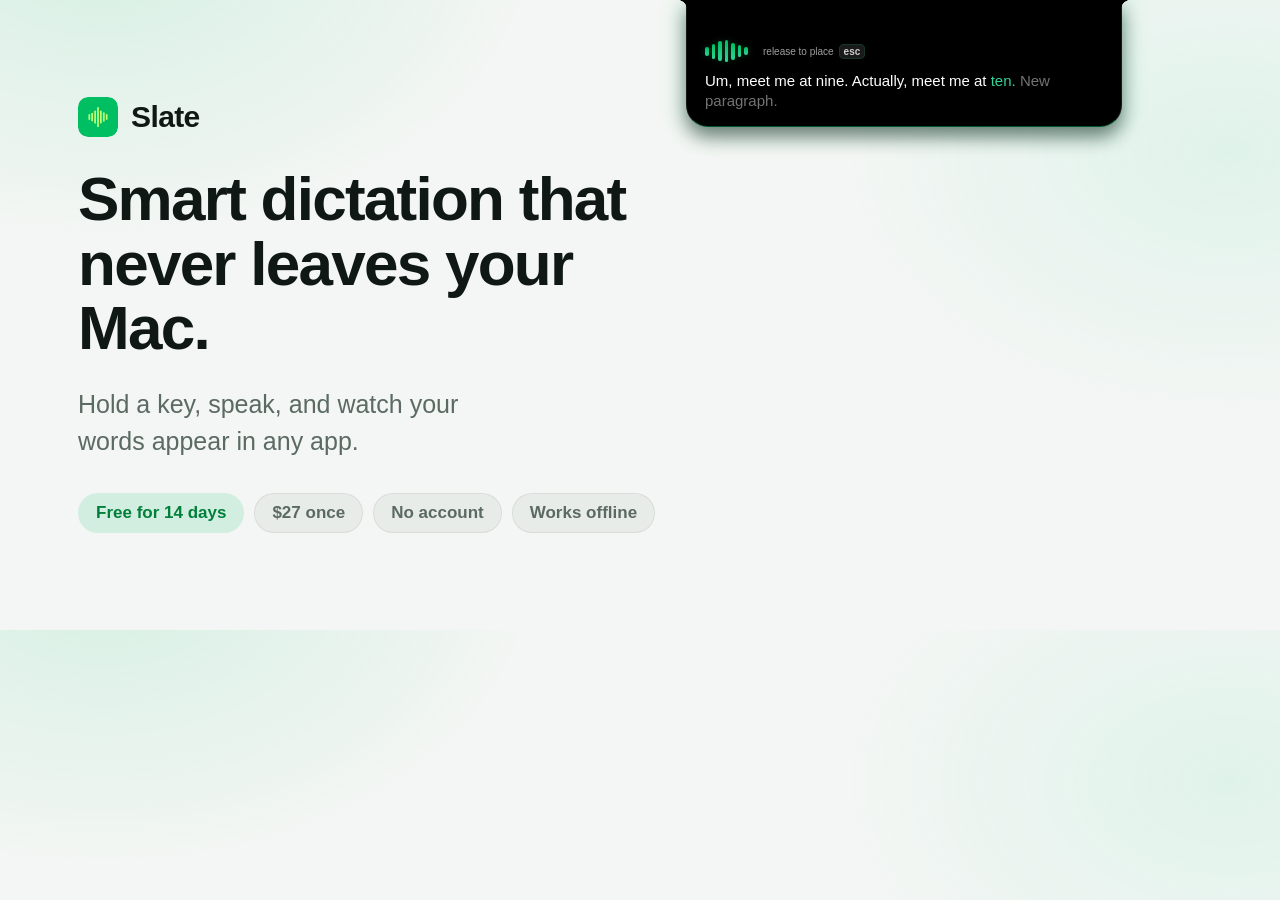
<file: og-render.html>
<!DOCTYPE html>
<html lang="en">
<head>
<meta charset="utf-8">
<title>og render</title>
<meta name="robots" content="noindex">
<!--
  Source for assets/img/og.png. Kept in the repo so the card can be re-rendered.
  Nothing links to it. Re-render after changing the headline:

    "/Applications/Google Chrome.app/Contents/MacOS/Google Chrome" \
      --headless --disable-gpu --hide-scrollbars --window-size=1200,630 \
      --screenshot=assets/img/og.png --virtual-time-budget=2000 \
      file://$PWD/og-render.html

  Render it on a Mac: the headline is SF Rounded, the system face, and the
  fallback elsewhere is not the card people see from this site. Then open the
  PNG and look at it, and check it is still 1200 by 630, the size the page's
  og:image tags promise:

    sips -g pixelWidth -g pixelHeight assets/img/og.png
-->
<style>
  * { margin: 0; padding: 0; box-sizing: border-box; }
  body {
    width: 1200px; height: 630px; overflow: hidden;
    background: #F3F6F4; color: #101815;
    font-family: -apple-system, BlinkMacSystemFont, "SF Pro Text", "Helvetica Neue", sans-serif;
    display: flex; flex-direction: column; justify-content: center;
    padding: 0 78px; position: relative;
    background-image:
      radial-gradient(700px 480px at 8% -10%, rgba(0,191,99,.12), transparent 62%),
      radial-gradient(620px 420px at 96% 24%, rgba(52,211,153,.10), transparent 62%);
  }
  .ui { font-family: ui-rounded, "SF Pro Rounded", -apple-system, BlinkMacSystemFont, "Helvetica Neue", sans-serif; }
  .mark-row { display: flex; align-items: center; gap: 13px; margin-bottom: 30px; }
  .mark-row svg { width: 40px; height: 40px; border-radius: 10px; }
  .mark-row b { font-size: 30px; font-weight: 700; letter-spacing: -0.02em; }
  h1 { font-size: 62px; font-weight: 700; line-height: 1.04; letter-spacing: -0.028em; max-width: 640px; }
  p.sub { margin-top: 26px; font-size: 25px; color: #5B6A62; max-width: 30ch; line-height: 1.45; }
  .chips { margin-top: 34px; display: flex; gap: 10px; }
  .chip {
    font-size: 17px; font-weight: 600; color: #5B6A62;
    background: rgba(16,24,21,.045); border: 1px solid rgba(16,24,21,.07);
    border-radius: 999px; padding: 9px 17px;
  }
  .chip.on { background: rgba(0,191,99,.14); border-color: transparent; color: #00803A; }
  /* the island, grown out of the notch at the top right, at actual size */
  .island {
    position: absolute; right: 78px; top: 0; width: 436px;
    background: #000; color: #fff;
    border-radius: 0 0 22px 22px;
    border: 1px solid rgba(255,255,255,.10); border-top: 0; border-bottom-color: rgba(0,191,99,.45);
    box-shadow: 0 10px 18px rgba(0,0,0,.45), 0 4px 26px rgba(0,191,99,.28);
    padding: 40px 18px 14px;
  }
  .island::before, .island::after { content: ""; position: absolute; top: 0; width: 10px; height: 10px; }
  .island::before { left: -10px; background: radial-gradient(circle at 0 100%, transparent 10px, #000 10.4px); }
  .island::after  { right: -10px; background: radial-gradient(circle at 100% 100%, transparent 10px, #000 10.4px); }
  .head { display: flex; align-items: center; gap: 10px; height: 22px; }
  .wave { display: flex; align-items: center; gap: 3px; width: 44px; height: 22px; }
  .wave i { display: block; width: 3.5px; border-radius: 2px; background: linear-gradient(180deg, #00BF63, #34D399); filter: drop-shadow(0 0 3px rgba(0,191,99,.35)); }
  .hint { display: flex; align-items: center; gap: 5px; font-size: 10px; font-weight: 500; color: rgba(255,255,255,.62); padding-left: 4px; }
  .key { font-size: 10px; font-weight: 600; color: rgba(255,255,255,.78); padding: 2px 5px; border-radius: 5px; background: rgba(255,255,255,.10); box-shadow: inset 0 0 0 .5px rgba(0,191,99,.35); }
  .live { padding-top: 9px; width: 400px; font-size: 15px; line-height: 1.35; }
  .live .mint { color: #34D399; }
  .live .dim { color: rgba(255,255,255,.45); }
</style>
</head>
<body>

  <div class="island">
    <div class="head">
      <div class="wave"><i style="height:9px"></i><i style="height:15px"></i><i style="height:20px"></i><i style="height:22px"></i><i style="height:17px"></i><i style="height:12px"></i><i style="height:8px"></i></div>
      <span class="hint ui">release to place <span class="key">esc</span></span>
    </div>
    <p class="live">Um, meet me at nine. Actually, meet me at <span class="mint">ten.</span> <span class="dim">New paragraph.</span></p>
  </div>

  <div class="mark-row ui">
    <svg viewBox="0 0 64 64" aria-hidden="true"><rect width="64" height="64" rx="15" fill="#00BF63"/><g fill="#C1FF72"><rect x="16.7" y="27.3" width="2.8" height="9.4" rx="1.4"/><rect x="21.3" y="25.1" width="2.8" height="13.8" rx="1.4"/><rect x="26" y="21.5" width="2.8" height="21" rx="1.4"/><rect x="30.6" y="16" width="2.8" height="32" rx="1.4"/><rect x="35.2" y="21.7" width="2.8" height="20.6" rx="1.4"/><rect x="39.9" y="24.5" width="2.8" height="15" rx="1.4"/><rect x="44.5" y="27.3" width="2.8" height="9.4" rx="1.4"/></g></svg>
    <b>Slate</b>
  </div>

  <h1 class="ui">Smart dictation that never leaves your Mac.</h1>
  <p class="sub">Hold a key, speak, and watch your words appear in any app.</p>
  <!-- The offer as the site states it: the trial first, then the price.
       If either changes, change it here and re-render, or every shared link
       keeps showing the old one. -->
  <div class="chips ui">
    <span class="chip on">Free for 14 days</span>
    <span class="chip">$27 once</span>
    <span class="chip">No account</span>
    <span class="chip">Works offline</span>
  </div>

</body>
</html>
</file>
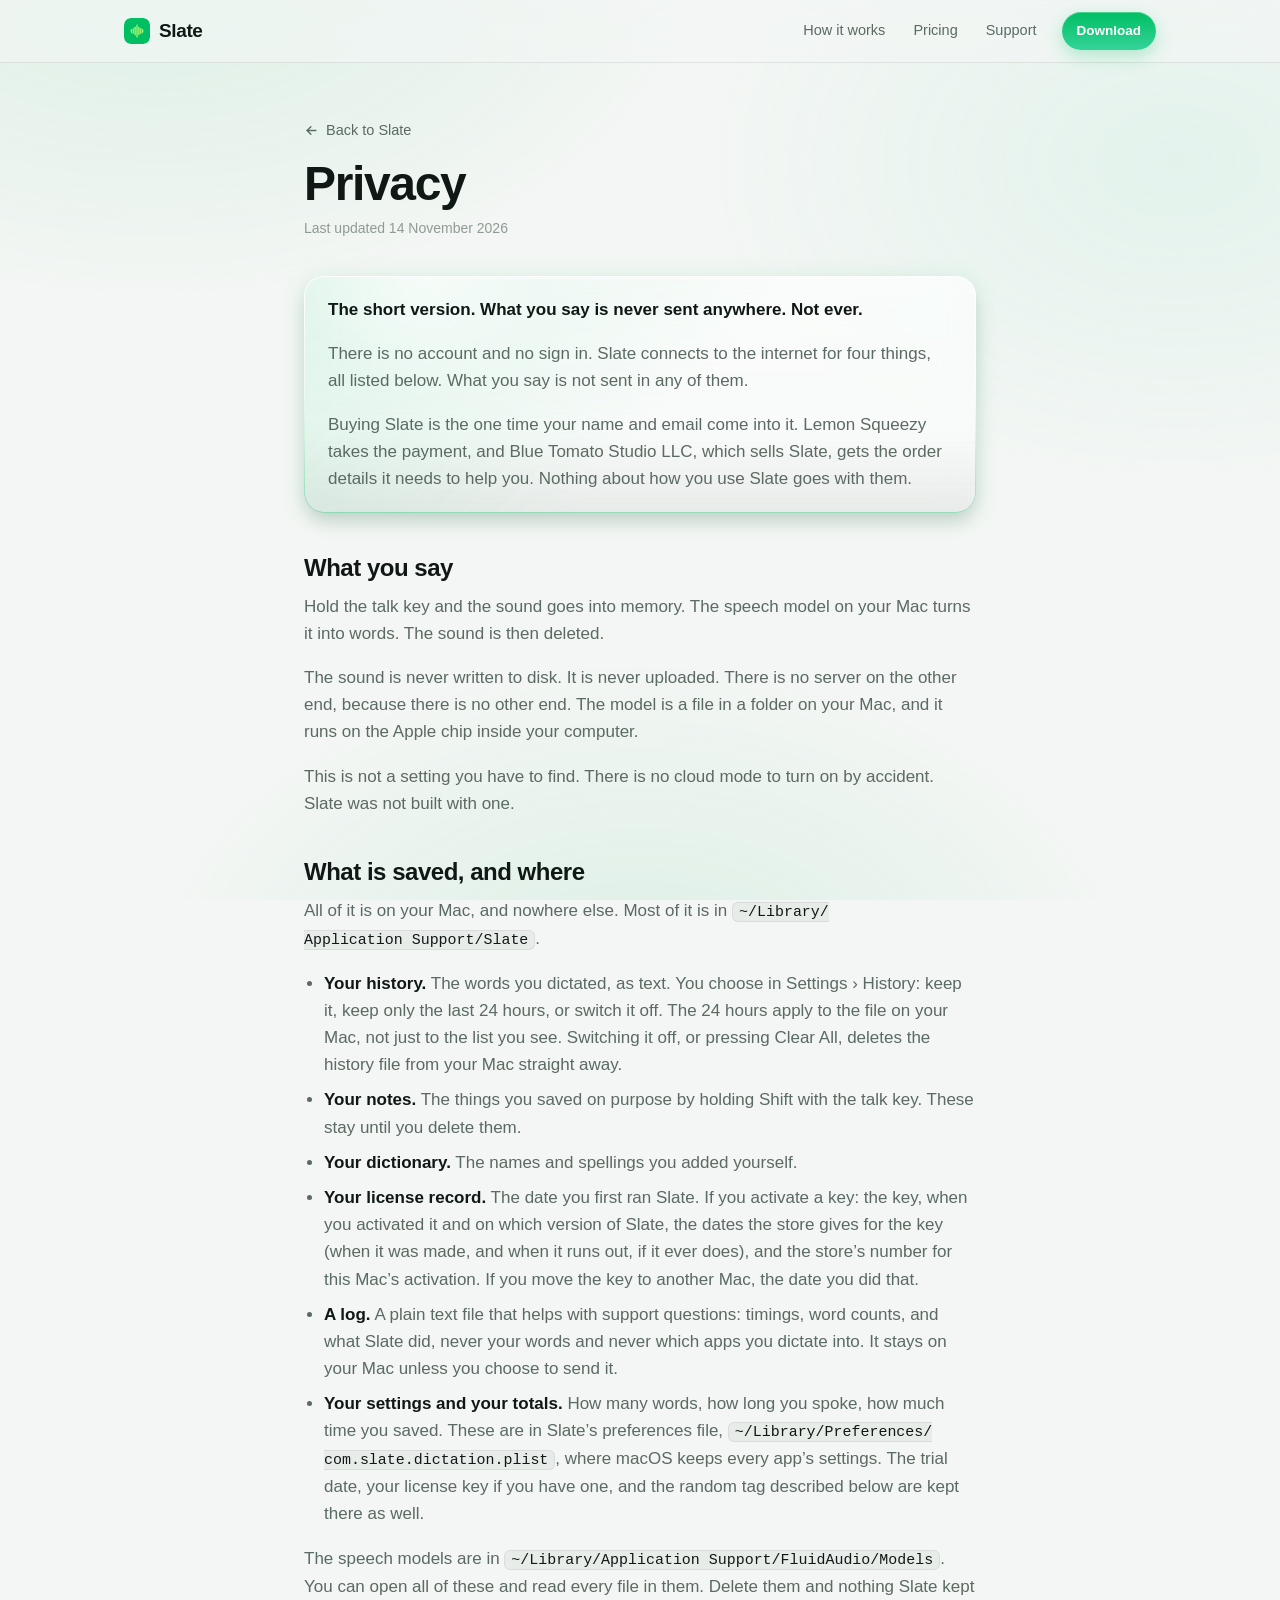
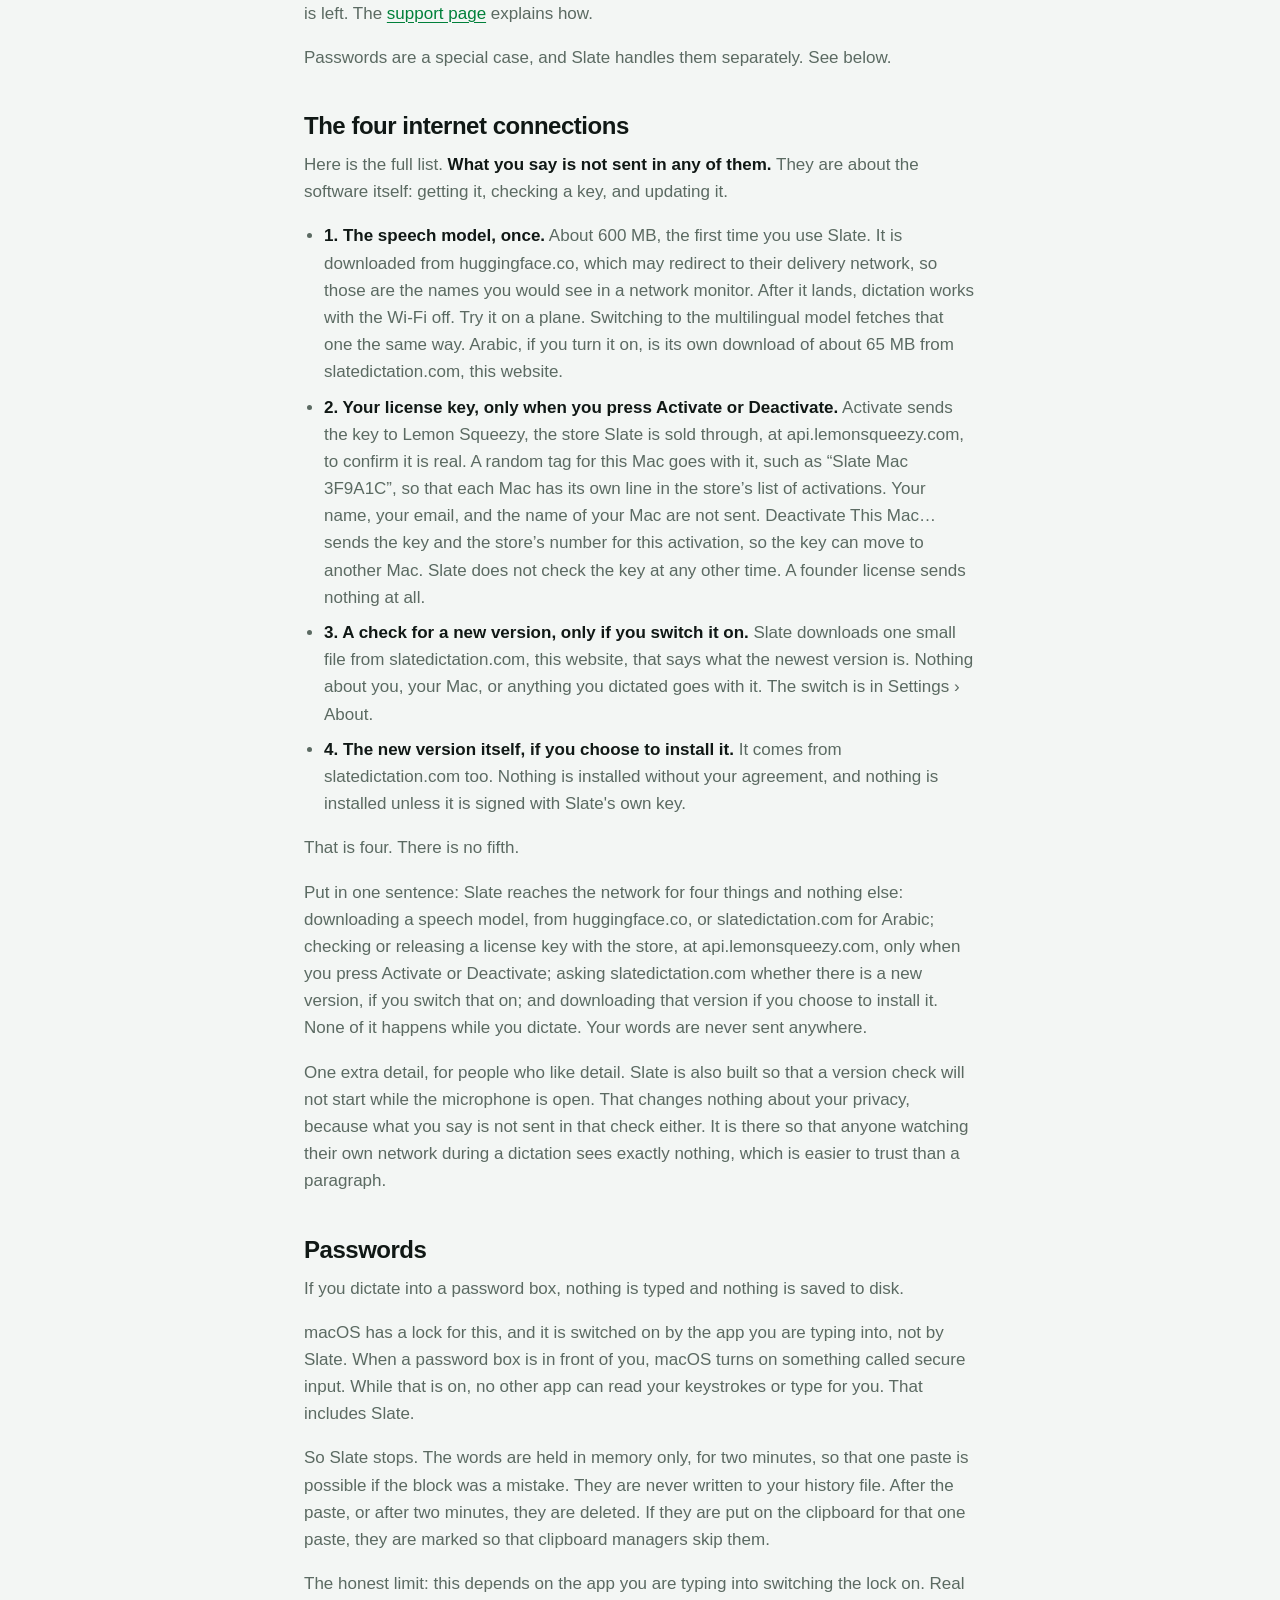
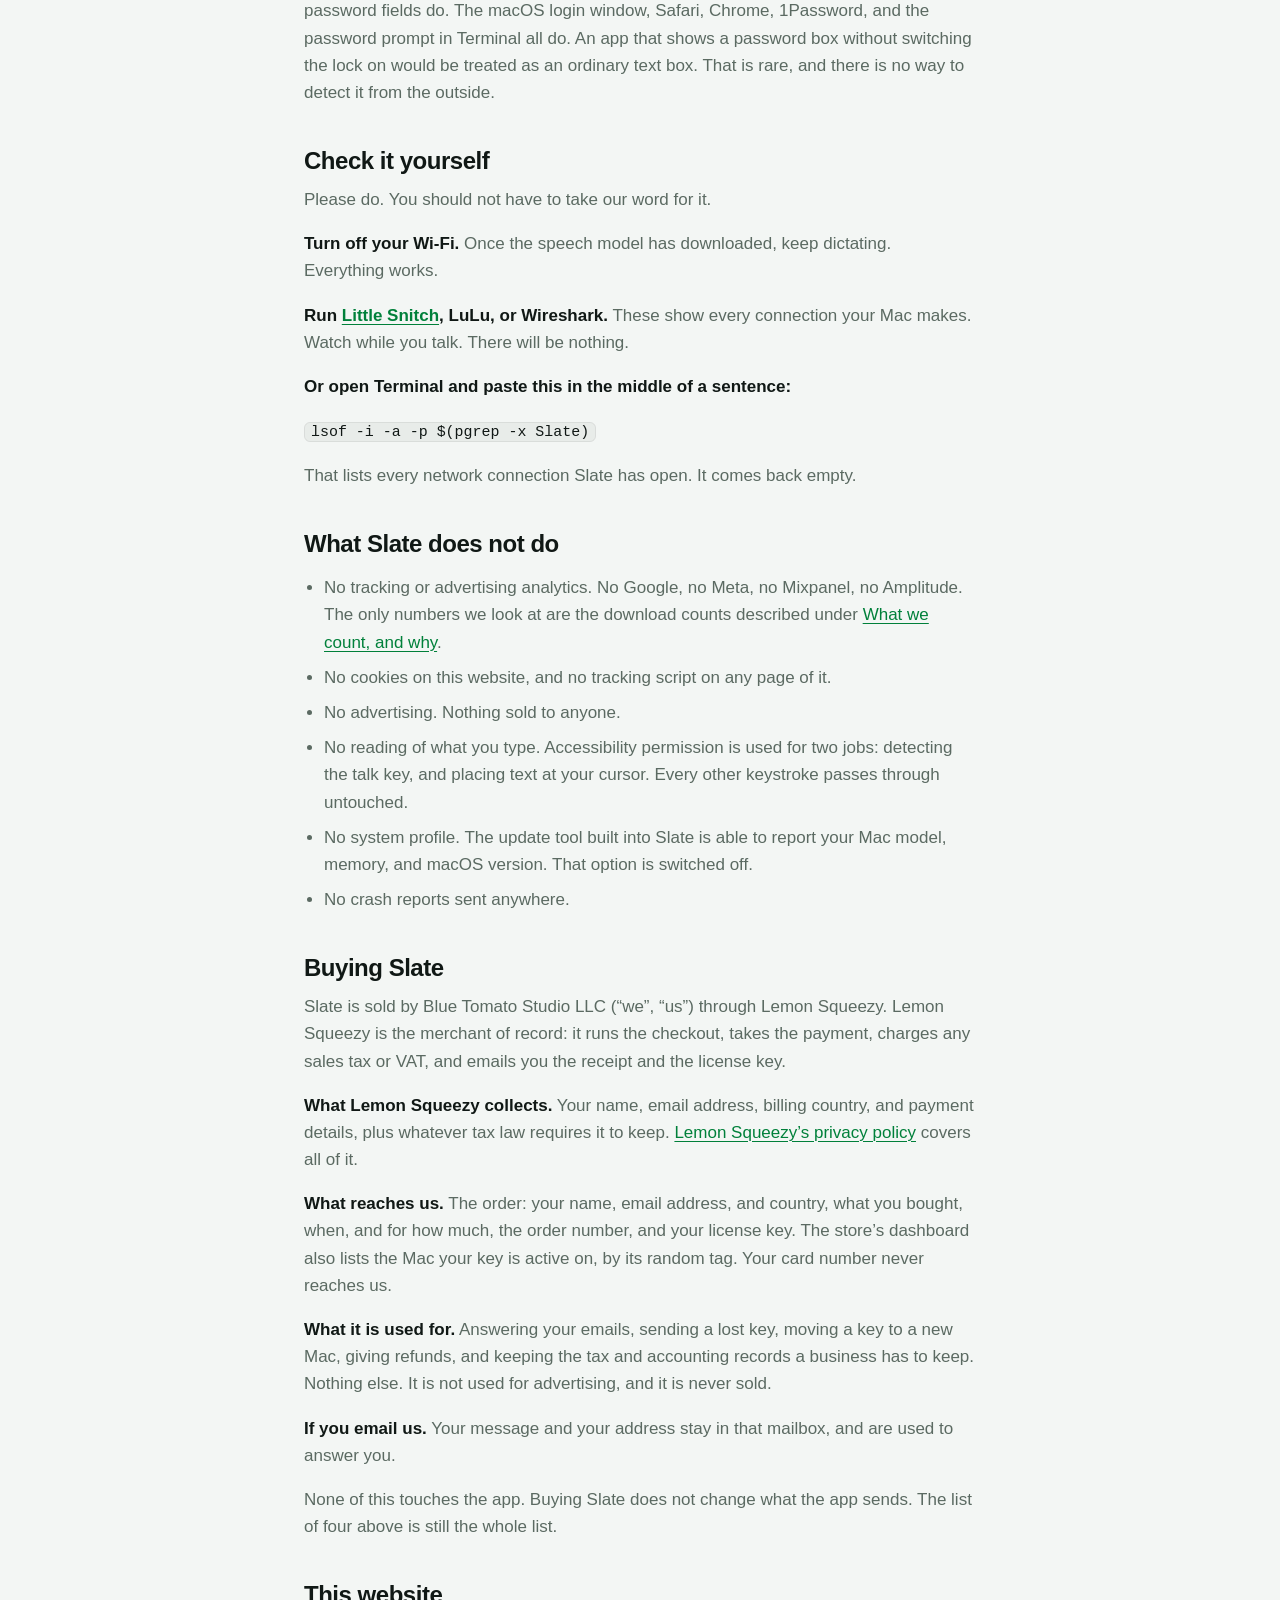
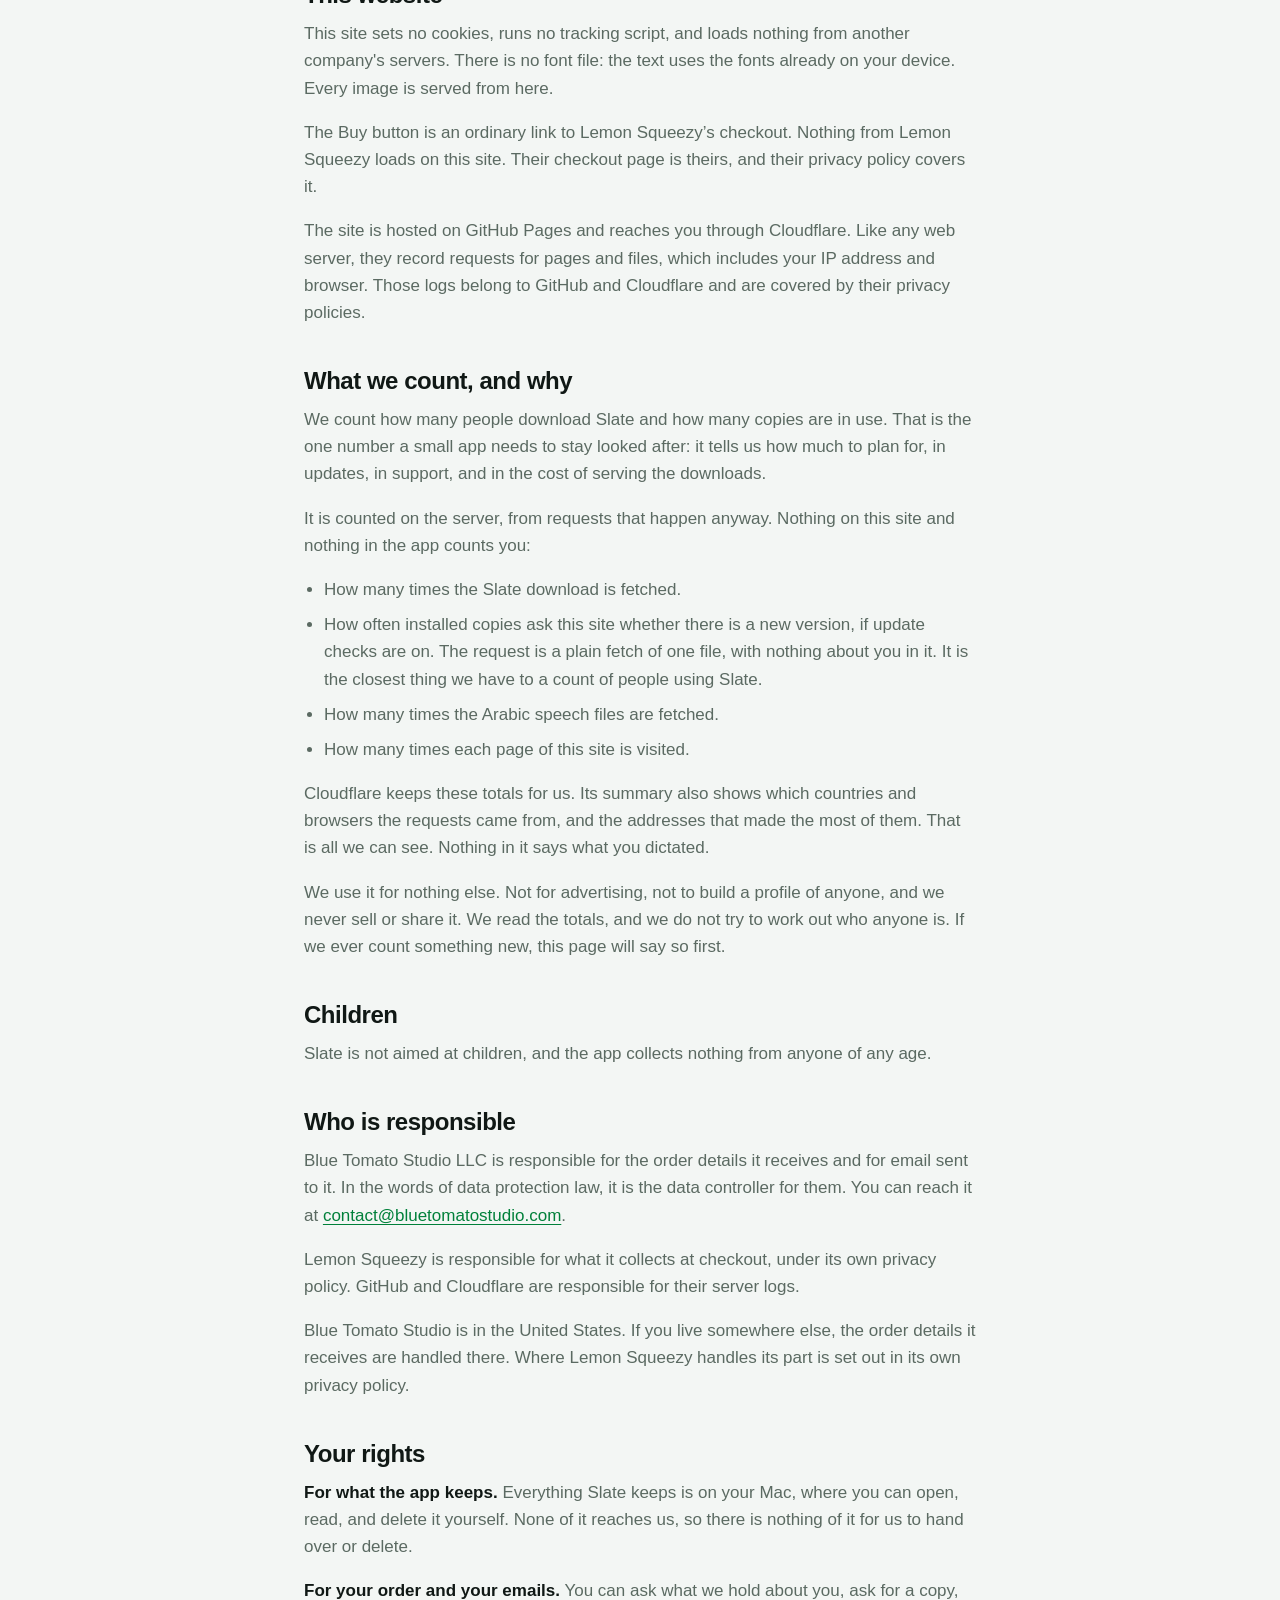
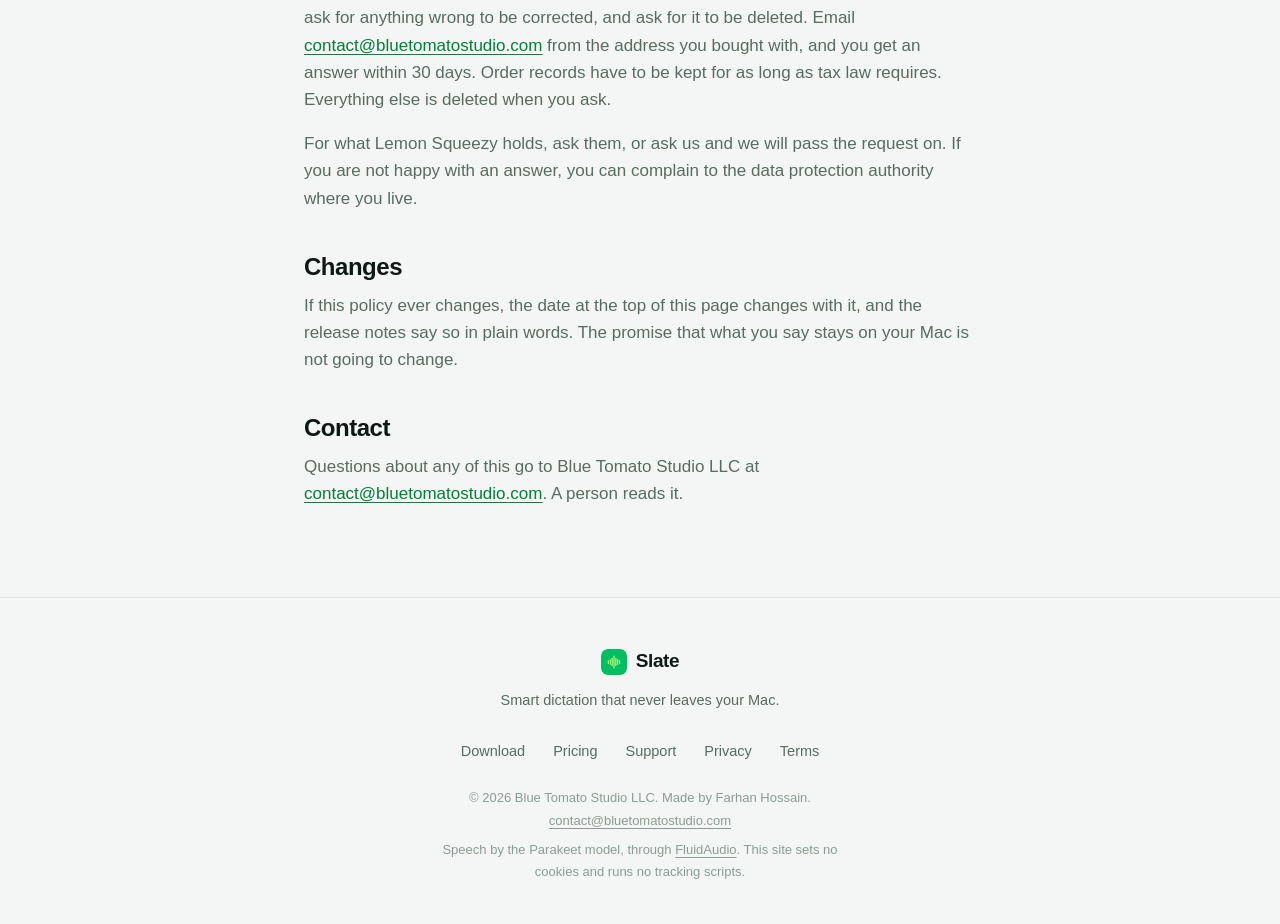
<file: privacy.html>
<!DOCTYPE html>
<html lang="en">
<head>
<meta charset="utf-8">
<meta name="viewport" content="width=device-width, initial-scale=1">
<title>Privacy &middot; Slate</title>
<link rel="canonical" href="https://slatedictation.com/privacy.html">
<meta name="description" content="Slate's privacy policy. What you say is never sent anywhere. The four times Slate uses the internet, with every hostname, what buying it shares, and how to check every claim yourself.">
<link rel="icon" type="image/png" href="assets/img/favicon-64.png">
<link rel="apple-touch-icon" href="assets/img/apple-touch-icon.png">
<meta name="theme-color" media="(prefers-color-scheme: light)" content="#F3F6F4">
<meta name="theme-color" media="(prefers-color-scheme: dark)" content="#0F1412">
<meta property="og:title" content="Privacy &middot; Slate">
<meta property="og:description" content="What you say is never sent anywhere. The four times Slate uses the internet, with every hostname, what buying it shares, and how to check every claim yourself.">
<meta property="og:image" content="https://slatedictation.com/assets/img/og.png">
<meta property="og:image:width" content="1200">
<meta property="og:image:height" content="630">
<meta property="og:type" content="website">
<meta property="og:url" content="https://slatedictation.com/privacy.html">
<meta name="twitter:card" content="summary_large_image">
<meta name="twitter:title" content="Privacy &middot; Slate">
<meta name="twitter:description" content="What you say is never sent anywhere. The four times Slate uses the internet, with every hostname, what buying it shares, and how to check every claim yourself.">
<meta name="twitter:image" content="https://slatedictation.com/assets/img/og.png">
<link rel="stylesheet" href="assets/styles.css?v=20260924a">
</head>
<body>

<header class="site-header">
  <div class="wrap bar">
    <a class="wordmark" href="/">
      <svg class="appicon" viewBox="0 0 64 64" aria-hidden="true"><rect width="64" height="64" rx="15" fill="#00BF63"/><g fill="#C1FF72"><rect x="16.7" y="27.3" width="2.8" height="9.4" rx="1.4"/><rect x="21.3" y="25.1" width="2.8" height="13.8" rx="1.4"/><rect x="26" y="21.5" width="2.8" height="21" rx="1.4"/><rect x="30.6" y="16" width="2.8" height="32" rx="1.4"/><rect x="35.2" y="21.7" width="2.8" height="20.6" rx="1.4"/><rect x="39.9" y="24.5" width="2.8" height="15" rx="1.4"/><rect x="44.5" y="27.3" width="2.8" height="9.4" rx="1.4"/></g></svg>
      Slate
    </a>
    <nav class="nav">
      <a href="/#how" class="hide-sm">How it works</a>
      <a href="/#pricing" class="hide-sm">Pricing</a>
      <a href="support.html" class="hide-sm">Support</a>
      <a class="btn btn-accent btn-sm" href="/#download">Download</a>
    </nav>
  </div>
</header>

<main class="doc-page">
  <a class="back" href="/">
    <svg viewBox="0 0 24 24" width="15" height="15" fill="none" stroke="currentColor" stroke-width="2.2" stroke-linecap="round" stroke-linejoin="round" aria-hidden="true"><path d="M19 12H5"/><path d="M11 6l-6 6 6 6"/></svg>
    Back to Slate
  </a>

  <h1>Privacy</h1>
  <p class="updated">Last updated 14 November 2026</p>

  <div class="callout glass">
    <p><strong>The short version. What you say is never sent anywhere. Not
    ever.</strong></p>
    <p>There is no account and no sign in. Slate connects to the internet for
    four things, all listed below. What you say is not sent in any of
    them.</p>
    <p>Buying Slate is the one time your name and email come into it. Lemon
    Squeezy takes the payment, and Blue Tomato Studio LLC, which sells Slate,
    gets the order details it needs to help you. Nothing about how you use
    Slate goes with them.</p>
  </div>

  <h2>What you say</h2>
  <p>Hold the talk key and the sound goes into memory. The speech model on
  your Mac turns it into words. The sound is then deleted.</p>
  <p>The sound is never written to disk. It is never uploaded. There is no
  server on the other end, because there is no other end. The model is a file
  in a folder on your Mac, and it runs on the Apple chip inside your
  computer.</p>
  <p>This is not a setting you have to find. There is no cloud mode to turn on
  by accident. Slate was not built with one.</p>

  <h2>What is saved, and where</h2>
  <p>All of it is on your Mac, and nowhere else. Most of it is in
  <code>~/<wbr>Library/<wbr>Application&nbsp;Support/<wbr>Slate</code>.</p>
  <ul>
    <li><strong>Your history.</strong> The words you dictated, as text. You choose in Settings &rsaquo; History: keep it, keep only the last 24 hours, or switch it off. The 24 hours apply to the file on your Mac, not just to the list you see. Switching it off, or pressing Clear All, deletes the history file from your Mac straight away.</li>
    <li><strong>Your notes.</strong> The things you saved on purpose by holding Shift with the talk key. These stay until you delete them.</li>
    <li><strong>Your dictionary.</strong> The names and spellings you added yourself.</li>
    <li><strong>Your license record.</strong> The date you first ran Slate. If you activate a key: the key, when you activated it and on which version of Slate, the dates the store gives for the key (when it was made, and when it runs out, if it ever does), and the store&rsquo;s number for this Mac&rsquo;s activation. If you move the key to another Mac, the date you did that.</li>
    <li><strong>A log.</strong> A plain text file that helps with support questions: timings, word counts, and what Slate did, never your words and never which apps you dictate into. It stays on your Mac unless you choose to send it.</li>
    <li><strong>Your settings and your totals.</strong> How many words, how long you spoke, how much time you saved. These are in Slate&rsquo;s preferences file, <code>~/<wbr>Library/<wbr>Preferences/<wbr>com.slate.dictation.plist</code>, where macOS keeps every app&rsquo;s settings. The trial date, your license key if you have one, and the random tag described below are kept there as well.</li>
  </ul>
  <p>The speech models are in
  <code>~/<wbr>Library/<wbr>Application&nbsp;Support/<wbr>FluidAudio/<wbr>Models</code>. You can open
  all of these and read every file in them. Delete them and nothing Slate kept
  is left. The <a href="support.html">support page</a> explains how.</p>
  <p>Passwords are a special case, and Slate handles them separately. See
  below.</p>

  <h2>The four internet connections</h2>
  <p>Here is the full list. <strong>What you say is not sent in any of
  them.</strong> They are about the software itself: getting it, checking a
  key, and updating it.</p>
  <ul>
    <li><strong>1. The speech model, once.</strong> About 600&nbsp;MB, the first time you use Slate. It is downloaded from huggingface.co, which may redirect to their delivery network, so those are the names you would see in a network monitor. After it lands, dictation works with the Wi&#8209;Fi off. Try it on a plane. Switching to the multilingual model fetches that one the same way. Arabic, if you turn it on, is its own download of about 65&nbsp;MB from slatedictation.com, this website.</li>
    <li><strong>2. Your license key, only when you press Activate or Deactivate.</strong> Activate sends the key to Lemon Squeezy, the store Slate is sold through, at api.lemonsqueezy.com, to confirm it is real. A random tag for this Mac goes with it, such as &ldquo;Slate Mac 3F9A1C&rdquo;, so that each Mac has its own line in the store&rsquo;s list of activations. Your name, your email, and the name of your Mac are not sent. Deactivate This Mac&hellip; sends the key and the store&rsquo;s number for this activation, so the key can move to another Mac. Slate does not check the key at any other time. A founder license sends nothing at all.</li>
    <li><strong>3. A check for a new version, only if you switch it on.</strong> Slate downloads one small file from slatedictation.com, this website, that says what the newest version is. Nothing about you, your Mac, or anything you dictated goes with it. The switch is in Settings &rsaquo; About.</li>
    <li><strong>4. The new version itself, if you choose to install it.</strong> It comes from slatedictation.com too. Nothing is installed without your agreement, and nothing is installed unless it is signed with Slate's own key.</li>
  </ul>
  <p>That is four. There is no fifth.</p>
  <p>Put in one sentence: Slate reaches the network for four things and
  nothing else: downloading a speech model, from huggingface.co, or
  slatedictation.com for Arabic; checking or
  releasing a license key with the store, at api.lemonsqueezy.com, only when
  you press Activate or Deactivate; asking slatedictation.com whether there is
  a new version, if you switch that on; and downloading that version if you
  choose to install it. None of it happens while you dictate. Your words are
  never sent anywhere.</p>
  <p>One extra detail, for people who like detail. Slate is also built so that
  a version check will not start while the microphone is open. That changes
  nothing about your privacy, because what you say is not sent in that check
  either. It is there so that anyone watching their own network during a
  dictation sees exactly nothing, which is easier to trust than a
  paragraph.</p>

  <h2>Passwords</h2>
  <p>If you dictate into a password box, nothing is typed and nothing is saved
  to disk.</p>
  <p>macOS has a lock for this, and it is switched on by the app you are
  typing into, not by Slate. When a password box is in front of you, macOS
  turns on something called secure input. While that is on, no other app can
  read your keystrokes or type for you. That includes Slate.</p>
  <p>So Slate stops. The words are held in memory only, for two minutes, so
  that one paste is possible if the block was a mistake. They are never
  written to your history file. After the paste, or after two minutes, they
  are deleted. If they are put on the clipboard for that one paste, they are
  marked so that clipboard managers skip them.</p>
  <p>The honest limit: this depends on the app you are typing into switching
  the lock on. Real password fields do. The macOS login window, Safari,
  Chrome, 1Password, and the password prompt in Terminal all do. An app that
  shows a password box without switching the lock on would be treated as an
  ordinary text box. That is rare, and there is no way to detect it from the
  outside.</p>

  <h2>Check it yourself</h2>
  <p>Please do. You should not have to take our word for it.</p>
  <p><strong>Turn off your Wi&#8209;Fi.</strong> Once the speech model has
  downloaded, keep dictating. Everything works.</p>
  <p><strong>Run <a href="https://obdev.at/products/littlesnitch/">Little
  Snitch</a>, LuLu, or Wireshark.</strong> These show every connection your
  Mac makes. Watch while you talk. There will be nothing.</p>
  <p><strong>Or open Terminal and paste this in the middle of a
  sentence:</strong></p>
  <p><code>lsof -i -a -p $(pgrep -x Slate)</code></p>
  <p>That lists every network connection Slate has open. It comes back
  empty.</p>

  <h2>What Slate does not do</h2>
  <ul>
    <li>No tracking or advertising analytics. No Google, no Meta, no Mixpanel, no Amplitude. The only numbers we look at are the download counts described under <a href="#counting">What we count, and why</a>.</li>
    <li>No cookies on this website, and no tracking script on any page of it.</li>
    <li>No advertising. Nothing sold to anyone.</li>
    <li>No reading of what you type. Accessibility permission is used for two jobs: detecting the talk key, and placing text at your cursor. Every other keystroke passes through untouched.</li>
    <li>No system profile. The update tool built into Slate is able to report your Mac model, memory, and macOS version. That option is switched off.</li>
    <li>No crash reports sent anywhere.</li>
  </ul>

  <h2>Buying Slate</h2>
  <p>Slate is sold by Blue Tomato Studio LLC (&ldquo;we&rdquo;, &ldquo;us&rdquo;)
  through Lemon Squeezy. Lemon Squeezy is the merchant of record: it runs the
  checkout, takes the payment, charges any sales tax or VAT, and emails you the
  receipt and the license key.</p>
  <p><strong>What Lemon Squeezy collects.</strong> Your name, email address,
  billing country, and payment details, plus whatever tax law requires it to
  keep. <a href="https://www.lemonsqueezy.com/privacy">Lemon Squeezy&rsquo;s
  privacy policy</a> covers all of it.</p>
  <p><strong>What reaches us.</strong> The order: your name, email address,
  and country, what you bought, when, and for how much, the order number, and
  your license key. The store&rsquo;s dashboard also lists the Mac your key is
  active on, by its random tag. Your card number never reaches us.</p>
  <p><strong>What it is used for.</strong> Answering your emails, sending a
  lost key, moving a key to a new Mac, giving refunds, and keeping the tax and
  accounting records a business has to keep. Nothing else. It is not used for
  advertising, and it is never sold.</p>
  <p><strong>If you email us.</strong> Your message and your address stay in
  that mailbox, and are used to answer you.</p>
  <p>None of this touches the app. Buying Slate does not change what the app
  sends. The list of four above is still the whole list.</p>

  <h2>This website</h2>
  <p>This site sets no cookies, runs no tracking script, and loads nothing from
  another company's servers. There is no font file: the text uses the fonts
  already on your device. Every image is served from here.</p>
  <p>The Buy button is an ordinary link to Lemon Squeezy&rsquo;s checkout.
  Nothing from Lemon Squeezy loads on this site. Their checkout page is theirs,
  and their privacy policy covers it.</p>
  <p>The site is hosted on GitHub Pages and reaches you through Cloudflare.
  Like any web server, they record requests for pages and files, which
  includes your IP address and browser. Those logs belong to GitHub and
  Cloudflare and are covered by their privacy policies.</p>

  <h2 id="counting">What we count, and why</h2>
  <p>We count how many people download Slate and how many copies are in use.
  That is the one number a small app needs to stay looked after: it tells us
  how much to plan for, in updates, in support, and in the cost of serving the
  downloads.</p>
  <p>It is counted on the server, from requests that happen anyway. Nothing on
  this site and nothing in the app counts you:</p>
  <ul>
    <li>How many times the Slate download is fetched.</li>
    <li>How often installed copies ask this site whether there is a new
    version, if update checks are on. The request is a plain fetch of one file,
    with nothing about you in it. It is the closest thing we have to a count of
    people using Slate.</li>
    <li>How many times the Arabic speech files are fetched.</li>
    <li>How many times each page of this site is visited.</li>
  </ul>
  <p>Cloudflare keeps these totals for us. Its summary also shows which
  countries and browsers the requests came from, and the addresses that made
  the most of them. That is all we can see. Nothing in it says what you
  dictated.</p>
  <p>We use it for nothing else. Not for advertising, not to build a profile of
  anyone, and we never sell or share it. We read the totals, and we do not try
  to work out who anyone is. If we ever count something new, this page will
  say so first.</p>

  <h2>Children</h2>
  <p>Slate is not aimed at children, and the app collects nothing from anyone
  of any age.</p>

  <h2>Who is responsible</h2>
  <p>Blue Tomato Studio LLC is responsible for the order details it receives
  and for email sent to it. In the words of data protection law, it is the
  data controller for them. You can reach it at
  <a href="mailto:contact@bluetomatostudio.com">contact@bluetomatostudio.com</a>.</p>
  <p>Lemon Squeezy is responsible for what it collects at checkout, under its
  own privacy policy. GitHub and Cloudflare are responsible for their server
  logs.</p>
  <p>Blue Tomato Studio is in the United States. If you live somewhere else,
  the order details it receives are handled there. Where Lemon Squeezy handles
  its part is set out in its own privacy policy.</p>

  <h2>Your rights</h2>
  <p><strong>For what the app keeps.</strong> Everything Slate keeps is on
  your Mac, where you can open, read, and delete it yourself. None of it
  reaches us, so there is nothing of it for us to hand over or delete.</p>
  <p><strong>For your order and your emails.</strong> You can ask what we hold
  about you, ask for a copy, ask for anything wrong to be corrected, and ask
  for it to be deleted. Email
  <a href="mailto:contact@bluetomatostudio.com">contact@bluetomatostudio.com</a>
  from the address you bought with, and you get an answer within 30 days.
  Order records have to be kept for as long as tax law requires. Everything
  else is deleted when you ask.</p>
  <p>For what Lemon Squeezy holds, ask them, or ask us and we will pass the
  request on. If you are not happy with an answer, you can complain to the data
  protection authority where you live.</p>

  <h2>Changes</h2>
  <p>If this policy ever changes, the date at the top of this page changes
  with it, and the release notes say so in plain words. The promise that what
  you say stays on your Mac is not going to change.</p>

  <h2>Contact</h2>
  <p>Questions about any of this go to Blue Tomato Studio LLC at
  <a href="mailto:contact@bluetomatostudio.com">contact@bluetomatostudio.com</a>.
  A person reads it.</p>
</main>

<footer class="site-footer">
  <div class="wrap foot-inner">
    <a class="wordmark" href="/"><svg class="appicon" viewBox="0 0 64 64" aria-hidden="true"><rect width="64" height="64" rx="15" fill="#00BF63"/><g fill="#C1FF72"><rect x="16.7" y="27.3" width="2.8" height="9.4" rx="1.4"/><rect x="21.3" y="25.1" width="2.8" height="13.8" rx="1.4"/><rect x="26" y="21.5" width="2.8" height="21" rx="1.4"/><rect x="30.6" y="16" width="2.8" height="32" rx="1.4"/><rect x="35.2" y="21.7" width="2.8" height="20.6" rx="1.4"/><rect x="39.9" y="24.5" width="2.8" height="15" rx="1.4"/><rect x="44.5" y="27.3" width="2.8" height="9.4" rx="1.4"/></g></svg> Slate</a>
    <p class="foot-tag">Smart dictation that never leaves your Mac.</p>
    <nav class="foot-links" aria-label="Footer">
      <a href="/#download">Download</a>
      <a href="/#pricing">Pricing</a>
      <a href="support.html">Support</a>
      <a href="privacy.html">Privacy</a>
      <a href="terms.html">Terms</a>
    </nav>
    <p class="foot-meta">&copy; 2026 Blue Tomato Studio LLC. Made by Farhan Hossain.
      <a href="mailto:contact@bluetomatostudio.com">contact@bluetomatostudio.com</a></p>
    <p class="foot-meta foot-credit">Speech by the Parakeet model, through
      <a href="https://github.com/FluidInference/FluidAudio">FluidAudio</a>.
      This site sets no cookies and runs no tracking scripts.</p>
  </div>
</footer>

</body>
</html>
</file>
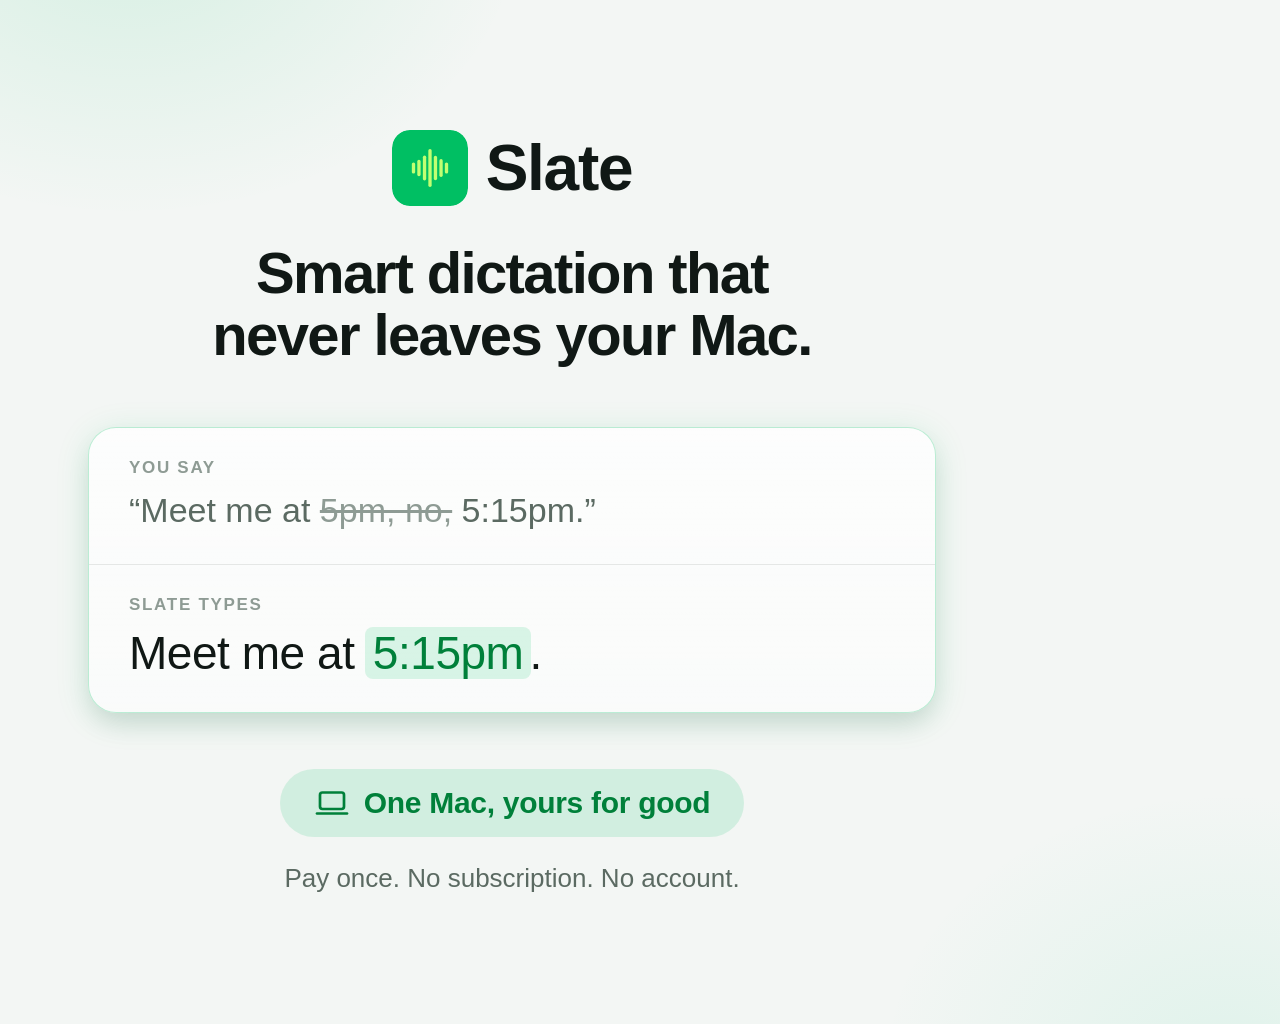
<file: store-render.html>
<!DOCTYPE html>
<html lang="en">
<head>
<meta charset="utf-8">
<title>store render</title>
<meta name="robots" content="noindex">
<!--
  Source for assets/img/store-1mac.png, the product image on the Lemon
  Squeezy checkout. Kept in the repo so it can be re-rendered, the same way
  og-render.html is. Nothing links to it. Re-render after changing the words,
  then upload the PNG to the product in Lemon Squeezy:

    "/Applications/Google Chrome.app/Contents/MacOS/Google Chrome" \
      --headless --disable-gpu --hide-scrollbars --window-size=1024,1024 \
      --screenshot=assets/img/store-1mac.png --virtual-time-budget=2000 \
      file://$PWD/store-render.html

  Slate is sold one way, one license for one Mac, so there is one image. The
  3-Mac variant is gone, and with it the ?seats= switch this page used to take.

  Render it on a Mac: the type is the system's own, SF Rounded and SF Pro, the
  same faces as the site, and nothing is downloaded. The fallback elsewhere is
  not the image people see at checkout.

  The take is a real one. This prints exactly the line under "Slate types":

    Slate --refine "Meet me at 5pm, no, 5:15pm."

  If you change the words, run it again and make the image match.
-->
<style>
  * { margin: 0; padding: 0; box-sizing: border-box; }
  body {
    width: 1024px; height: 1024px; overflow: hidden;
    background: #F3F6F4; color: #101815;
    font-family: -apple-system, BlinkMacSystemFont, "SF Pro Text", "Helvetica Neue", sans-serif;
    display: flex; flex-direction: column;
    align-items: center; justify-content: center;
    padding: 0 88px;
    background-image:
      radial-gradient(640px 480px at 10% -8%, rgba(0,191,99,.12), transparent 62%),
      radial-gradient(560px 440px at 96% 104%, rgba(52,211,153,.10), transparent 62%);
  }
  .ui { font-family: ui-rounded, "SF Pro Rounded", -apple-system, BlinkMacSystemFont, "Helvetica Neue", sans-serif; }

  .mark-row { display: flex; align-items: center; gap: 18px; }
  .mark-row svg { width: 76px; height: 76px; border-radius: 18px; }
  .mark-row b { font-size: 64px; font-weight: 700; letter-spacing: -0.02em; line-height: 1; }

  h1 {
    font-size: 58px; font-weight: 700; line-height: 1.08;
    letter-spacing: -0.028em; text-align: center;
    margin-top: 36px; max-width: 760px;
  }

  /* One of the site's receipts, drawn larger: what you say, and what Slate
     types. The struck words are the ones the cleanup drops. */
  .receipt {
    margin-top: 60px; width: 100%;
    border-radius: 28px;
    background: linear-gradient(180deg, rgba(255,255,255,.78), rgba(255,255,255,.58));
    border: 1.5px solid rgba(0,191,99,.26);
    box-shadow: 0 14px 26px -4px rgba(0,0,0,.10), 0 6px 34px rgba(0,191,99,.14);
  }
  .receipt > div { padding: 30px 40px; }
  .receipt .said { border-bottom: 1.5px solid rgba(16,24,21,.09); }
  .receipt .lbl {
    display: block; font-size: 17px; font-weight: 600;
    letter-spacing: 0.1em; text-transform: uppercase;
    color: #8E9B94; margin-bottom: 10px;
  }
  .receipt .said p { font-size: 34px; line-height: 1.35; color: #5B6A62; }
  .receipt .said s { color: #8E9B94; text-decoration-color: #8E9B94; }
  .receipt .got p { font-size: 46px; line-height: 1.25; letter-spacing: -0.01em; }
  .fix { background: rgba(0,191,99,.14); color: #00803A; border-radius: 8px; padding: 0 8px; margin: 0 -2px; }

  .seats {
    margin-top: 56px;
    display: flex; align-items: center; gap: 14px;
    background: rgba(0,191,99,.14); color: #00803A;
    border-radius: 999px; padding: 16px 34px;
    font-size: 30px; font-weight: 600; letter-spacing: -0.01em;
  }
  .seats svg { width: 36px; height: 36px; }

  .foot { margin-top: 26px; font-size: 26px; color: #5B6A62; }
</style>
</head>
<body>

  <div class="mark-row ui">
    <svg viewBox="0 0 64 64" aria-hidden="true"><rect width="64" height="64" rx="15" fill="#00BF63"/><g fill="#C1FF72"><rect x="16.7" y="27.3" width="2.8" height="9.4" rx="1.4"/><rect x="21.3" y="25.1" width="2.8" height="13.8" rx="1.4"/><rect x="26" y="21.5" width="2.8" height="21" rx="1.4"/><rect x="30.6" y="16" width="2.8" height="32" rx="1.4"/><rect x="35.2" y="21.7" width="2.8" height="20.6" rx="1.4"/><rect x="39.9" y="24.5" width="2.8" height="15" rx="1.4"/><rect x="44.5" y="27.3" width="2.8" height="9.4" rx="1.4"/></g></svg>
    <b>Slate</b>
  </div>

  <h1 class="ui">Smart dictation that<br>never leaves your Mac.</h1>

  <div class="receipt">
    <div class="said">
      <span class="lbl ui">You say</span>
      <p>&ldquo;Meet me at <s>5pm, no,</s> 5:15pm.&rdquo;</p>
    </div>
    <div class="got">
      <span class="lbl ui">Slate types</span>
      <p>Meet me at <span class="fix">5:15pm</span>.</p>
    </div>
  </div>

  <div class="seats ui">
    <svg viewBox="0 0 24 24" fill="none" stroke="currentColor" stroke-width="1.8" stroke-linecap="round" stroke-linejoin="round" aria-hidden="true"><rect x="4" y="5" width="16" height="11" rx="1.6"/><path d="M2 19h20"/></svg>
    <span>One Mac, yours for good</span>
  </div>
  <p class="foot">Pay once. No subscription. No account.</p>

</body>
</html>
</file>
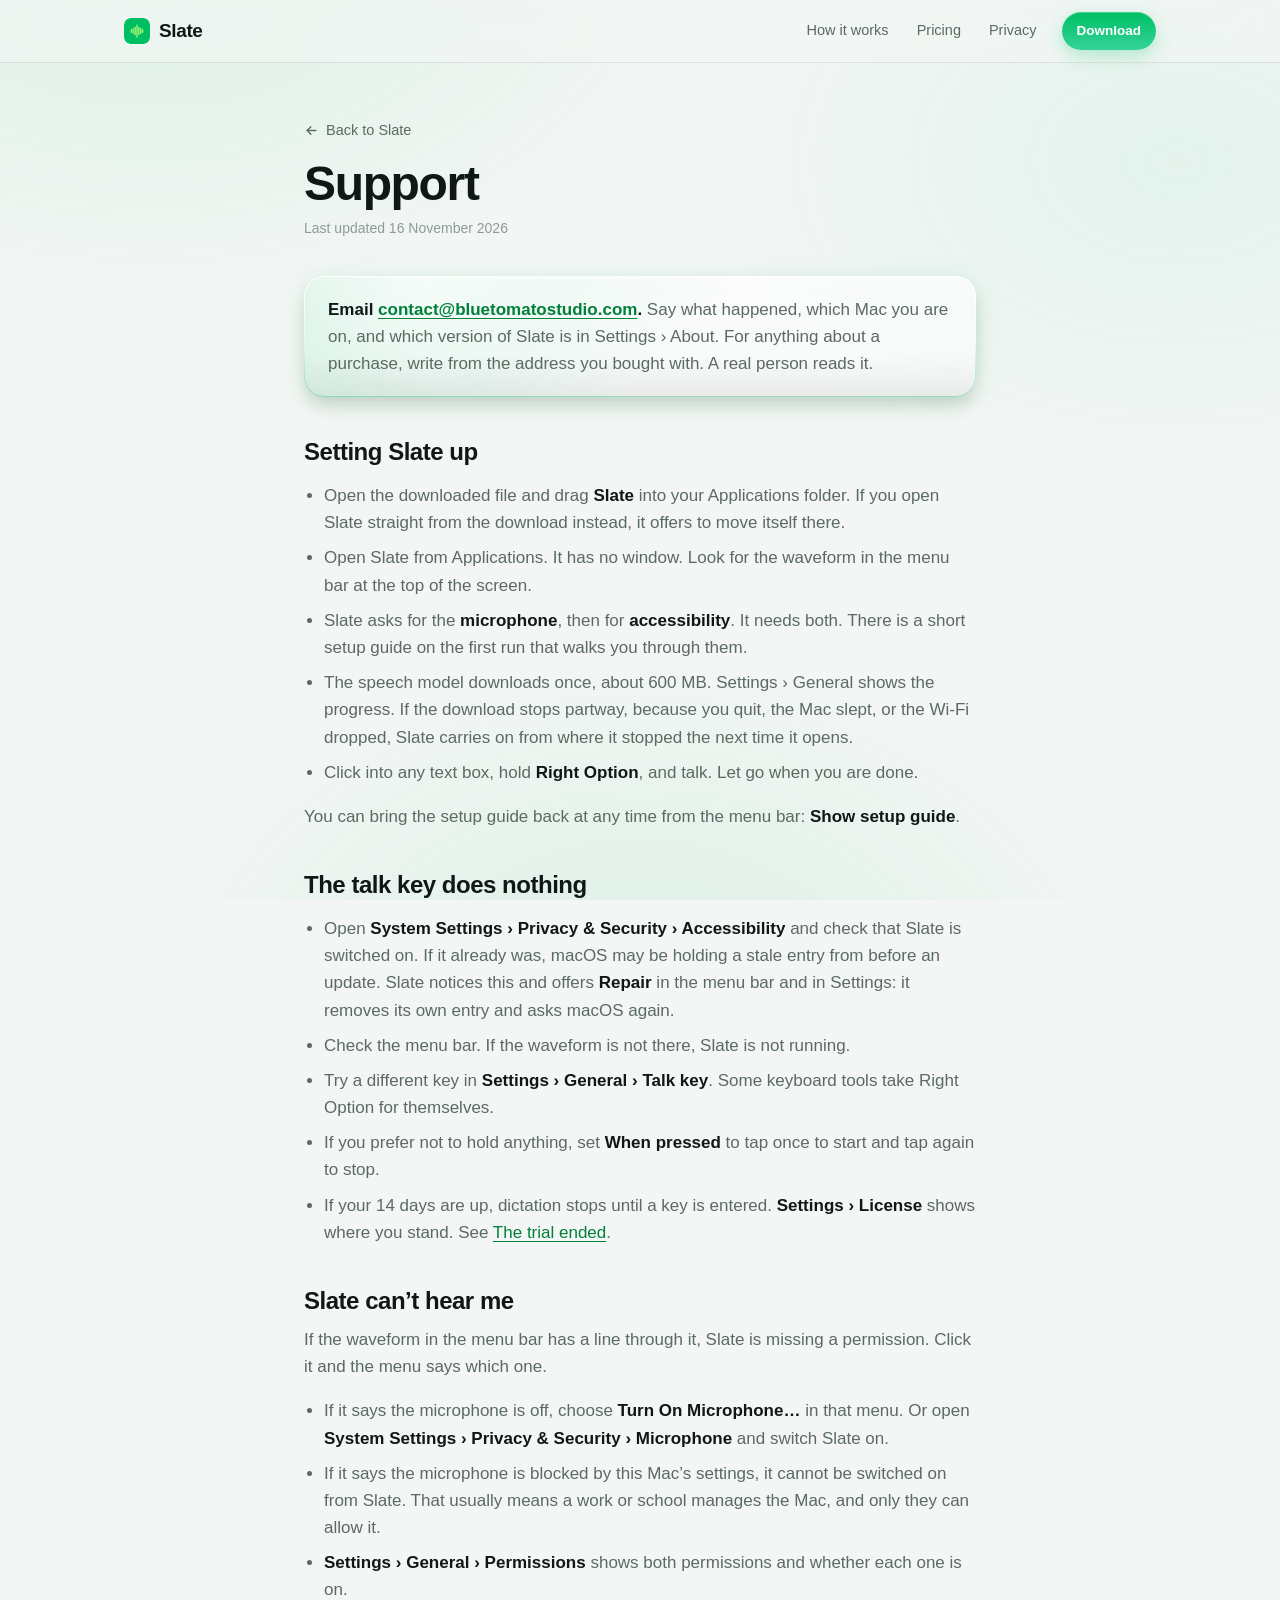
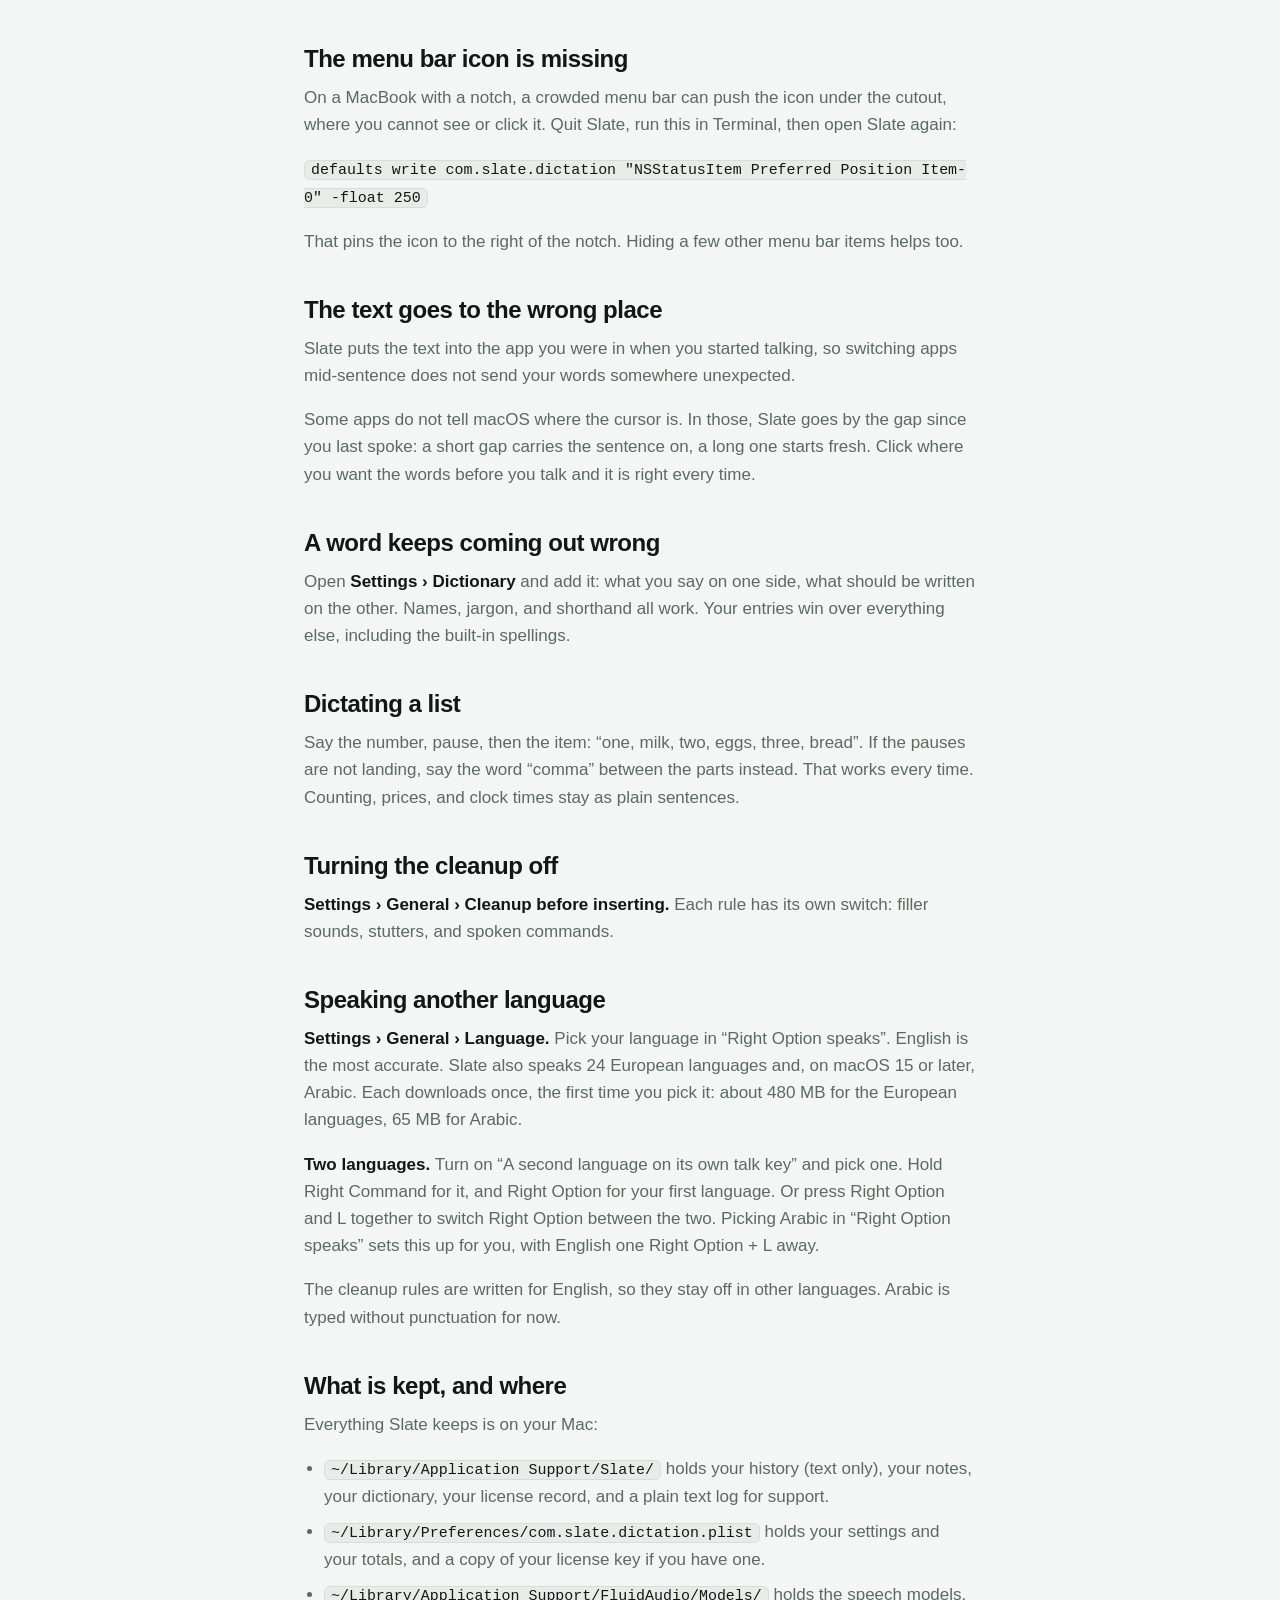
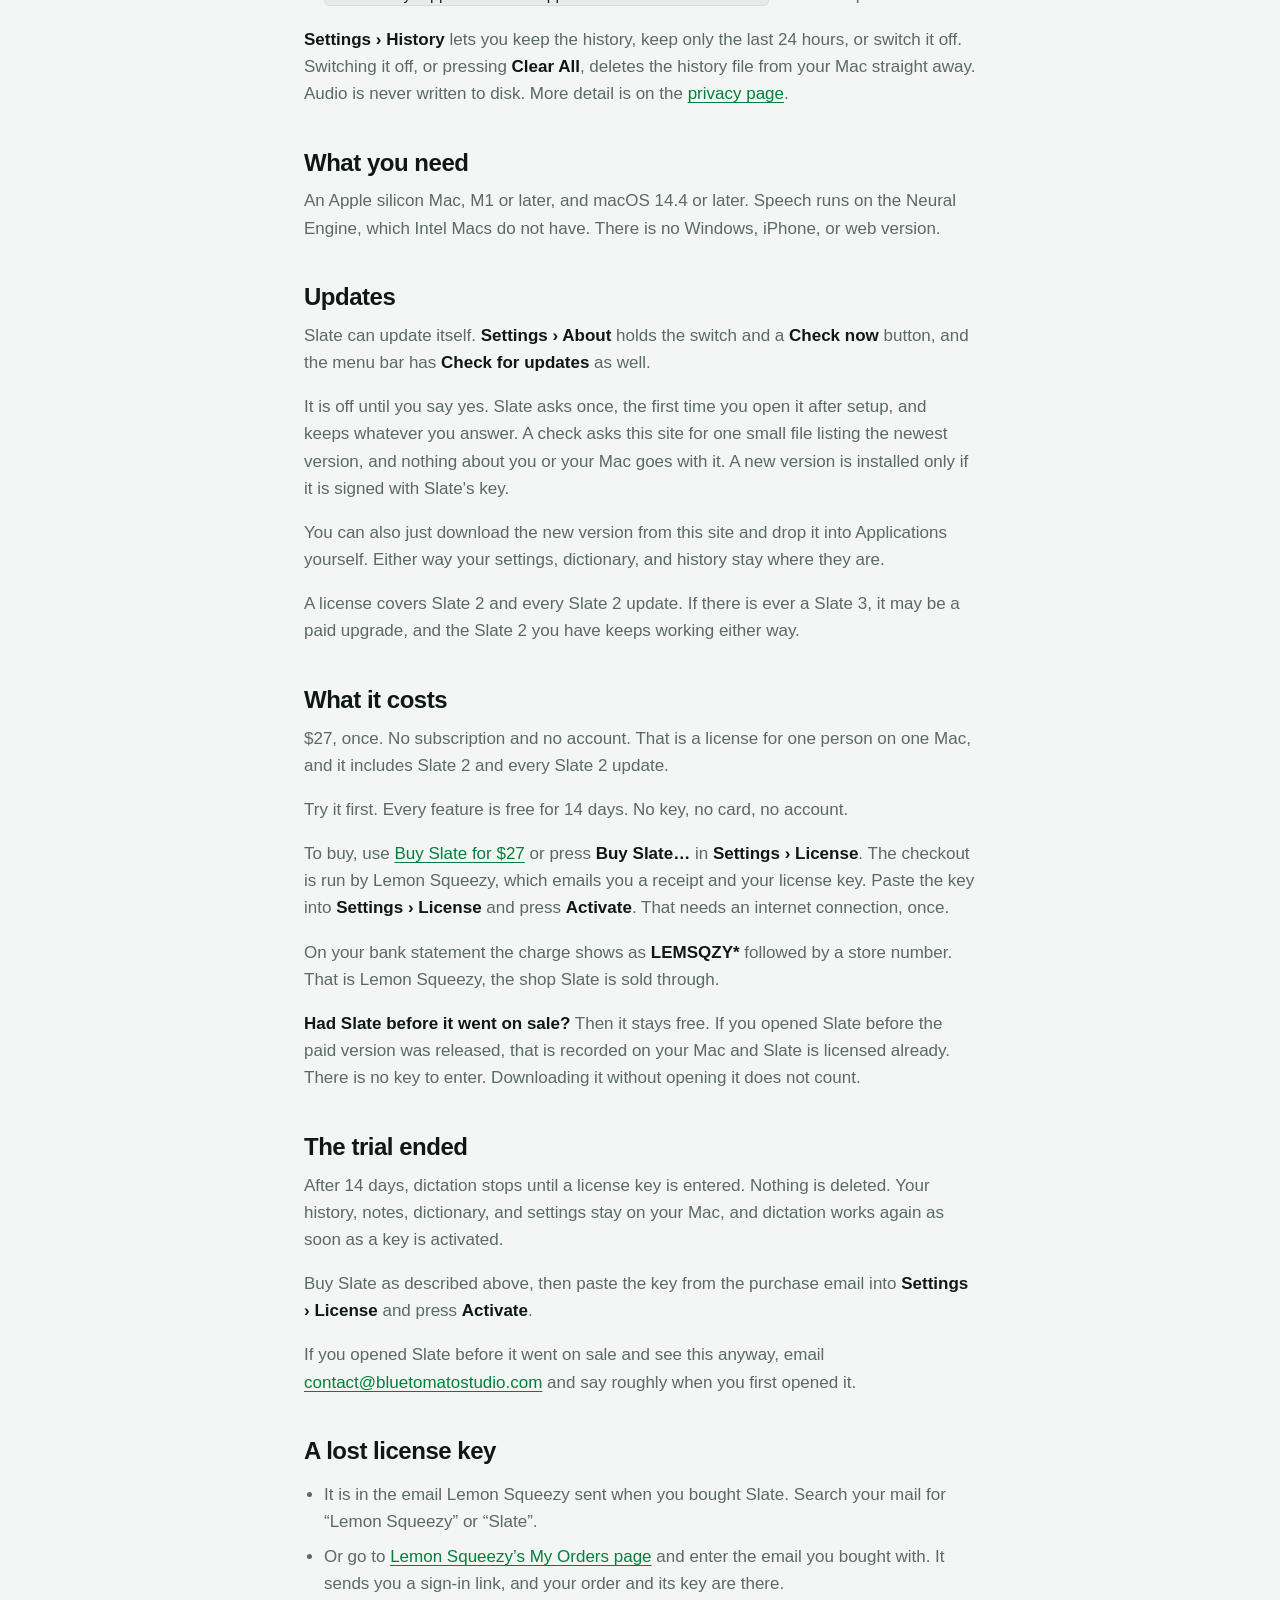
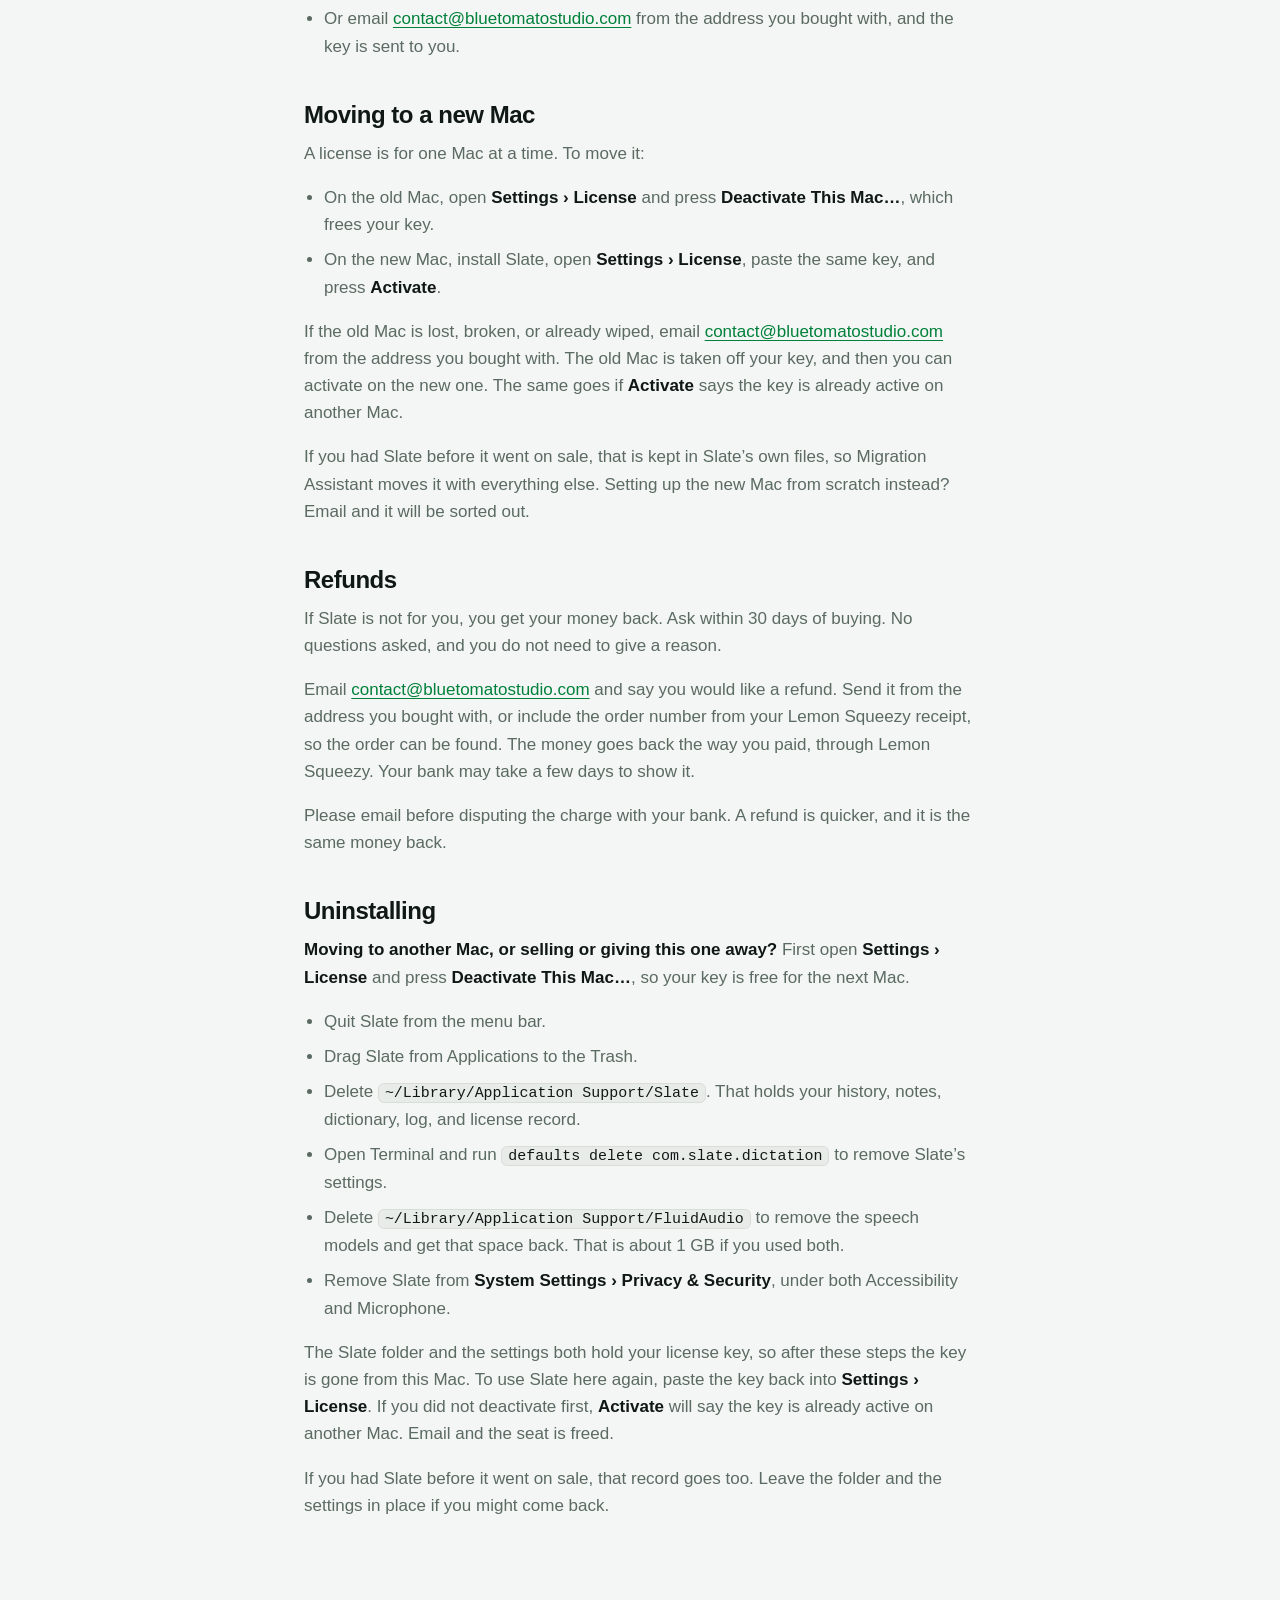
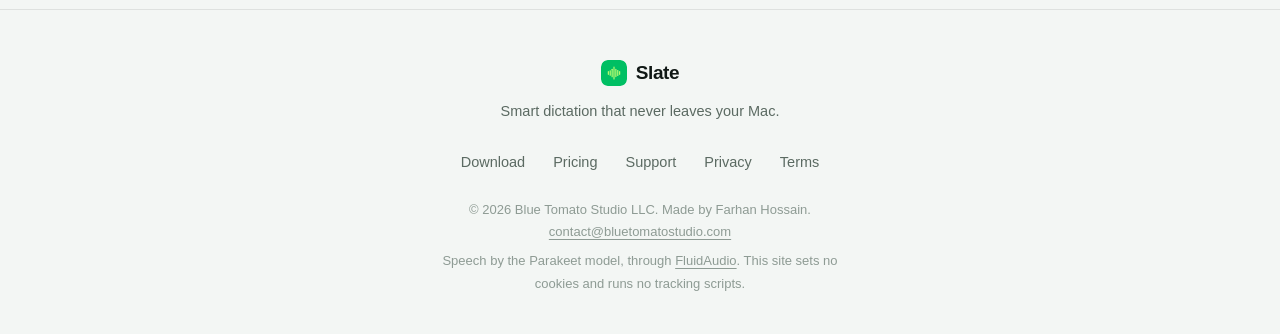
<file: support.html>
<!DOCTYPE html>
<html lang="en">
<head>
<meta charset="utf-8">
<meta name="viewport" content="width=device-width, initial-scale=1">
<title>Support &middot; Slate</title>
<link rel="canonical" href="https://slatedictation.com/support.html">
<meta name="description" content="Help with Slate: first launch, the talk key, permissions, the dictionary, what it costs, the trial, license keys, moving to a new Mac, refunds, and how to uninstall.">
<link rel="icon" type="image/png" href="assets/img/favicon-64.png">
<link rel="apple-touch-icon" href="assets/img/apple-touch-icon.png">
<meta name="theme-color" media="(prefers-color-scheme: light)" content="#F3F6F4">
<meta name="theme-color" media="(prefers-color-scheme: dark)" content="#0F1412">
<meta property="og:title" content="Support &middot; Slate">
<meta property="og:description" content="Help with Slate: setup, the talk key, permissions, the trial, license keys, moving to a new Mac, refunds, and uninstalling. A real person answers the email.">
<meta property="og:image" content="https://slatedictation.com/assets/img/og.png">
<meta property="og:image:width" content="1200">
<meta property="og:image:height" content="630">
<meta property="og:type" content="website">
<meta property="og:url" content="https://slatedictation.com/support.html">
<meta name="twitter:card" content="summary_large_image">
<meta name="twitter:title" content="Support &middot; Slate">
<meta name="twitter:description" content="Help with Slate: setup, the talk key, permissions, the trial, license keys, moving to a new Mac, refunds, and uninstalling. A real person answers the email.">
<meta name="twitter:image" content="https://slatedictation.com/assets/img/og.png">
<link rel="stylesheet" href="assets/styles.css?v=20260924a">
</head>
<body>

<header class="site-header">
  <div class="wrap bar">
    <a class="wordmark" href="/">
      <svg class="appicon" viewBox="0 0 64 64" aria-hidden="true"><rect width="64" height="64" rx="15" fill="#00BF63"/><g fill="#C1FF72"><rect x="16.7" y="27.3" width="2.8" height="9.4" rx="1.4"/><rect x="21.3" y="25.1" width="2.8" height="13.8" rx="1.4"/><rect x="26" y="21.5" width="2.8" height="21" rx="1.4"/><rect x="30.6" y="16" width="2.8" height="32" rx="1.4"/><rect x="35.2" y="21.7" width="2.8" height="20.6" rx="1.4"/><rect x="39.9" y="24.5" width="2.8" height="15" rx="1.4"/><rect x="44.5" y="27.3" width="2.8" height="9.4" rx="1.4"/></g></svg>
      Slate
    </a>
    <nav class="nav">
      <a href="/#how" class="hide-sm">How it works</a>
      <a href="/#pricing" class="hide-sm">Pricing</a>
      <a href="privacy.html" class="hide-sm">Privacy</a>
      <a class="btn btn-accent btn-sm" href="/#download">Download</a>
    </nav>
  </div>
</header>

<main class="doc-page">
  <a class="back" href="/">
    <svg viewBox="0 0 24 24" width="15" height="15" fill="none" stroke="currentColor" stroke-width="2.2" stroke-linecap="round" stroke-linejoin="round" aria-hidden="true"><path d="M19 12H5"/><path d="M11 6l-6 6 6 6"/></svg>
    Back to Slate
  </a>

  <h1>Support</h1>
  <p class="updated">Last updated 16 November 2026</p>

  <div class="callout glass">
    <p><strong>Email <a href="mailto:contact@bluetomatostudio.com">contact@bluetomatostudio.com</a>.</strong>
    Say what happened, which Mac you are on, and which version of Slate is in
    Settings &rsaquo; About. For anything about a purchase, write from the
    address you bought with. A real person reads it.</p>
  </div>

  <h2>Setting Slate up</h2>
  <ul>
    <li>Open the downloaded file and drag <strong>Slate</strong> into your Applications folder. If you open Slate straight from the download instead, it offers to move itself there.</li>
    <li>Open Slate from Applications. It has no window. Look for the waveform in the menu bar at the top of the screen.</li>
    <li>Slate asks for the <strong>microphone</strong>, then for <strong>accessibility</strong>. It needs both. There is a short setup guide on the first run that walks you through them.</li>
    <li>The speech model downloads once, about 600&nbsp;MB. Settings &rsaquo; General shows the progress. If the download stops partway, because you quit, the Mac slept, or the Wi&#8209;Fi dropped, Slate carries on from where it stopped the next time it opens.</li>
    <li>Click into any text box, hold <strong>Right Option</strong>, and talk. Let go when you are done.</li>
  </ul>
  <p>You can bring the setup guide back at any time from the menu bar: <strong>Show setup guide</strong>.</p>

  <h2>The talk key does nothing</h2>
  <ul>
    <li>Open <strong>System Settings &rsaquo; Privacy &amp; Security &rsaquo; Accessibility</strong> and check that Slate is switched on. If it already was, macOS may be holding a stale entry from before an update. Slate notices this and offers <strong>Repair</strong> in the menu bar and in Settings: it removes its own entry and asks macOS again.</li>
    <li>Check the menu bar. If the waveform is not there, Slate is not running.</li>
    <li>Try a different key in <strong>Settings &rsaquo; General &rsaquo; Talk key</strong>. Some keyboard tools take Right Option for themselves.</li>
    <li>If you prefer not to hold anything, set <strong>When pressed</strong> to tap once to start and tap again to stop.</li>
    <li>If your 14 days are up, dictation stops until a key is entered. <strong>Settings &rsaquo; License</strong> shows where you stand. See <a href="#trial-ended">The trial ended</a>.</li>
  </ul>

  <h2>Slate can&rsquo;t hear me</h2>
  <p>If the waveform in the menu bar has a line through it, Slate is missing a
  permission. Click it and the menu says which one.</p>
  <ul>
    <li>If it says the microphone is off, choose <strong>Turn On Microphone&hellip;</strong> in that menu. Or open <strong>System Settings &rsaquo; Privacy &amp; Security &rsaquo; Microphone</strong> and switch Slate on.</li>
    <li>If it says the microphone is blocked by this Mac&rsquo;s settings, it cannot be switched on from Slate. That usually means a work or school manages the Mac, and only they can allow it.</li>
    <li><strong>Settings &rsaquo; General &rsaquo; Permissions</strong> shows both permissions and whether each one is on.</li>
  </ul>

  <h2>The menu bar icon is missing</h2>
  <p>On a MacBook with a notch, a crowded menu bar can push the icon under the
  cutout, where you cannot see or click it. Quit Slate, run this in Terminal,
  then open Slate again:</p>
  <p><code>defaults write com.slate.dictation "NSStatusItem Preferred Position Item-0" -float 250</code></p>
  <p>That pins the icon to the right of the notch. Hiding a few other menu bar
  items helps too.</p>

  <h2>The text goes to the wrong place</h2>
  <p>Slate puts the text into the app you were in when you started talking, so
  switching apps mid-sentence does not send your words somewhere unexpected.</p>
  <p>Some apps do not tell macOS where the cursor is. In those, Slate goes by the
  gap since you last spoke: a short gap carries the sentence on, a long one
  starts fresh. Click where you want the words before you talk and it is right
  every time.</p>

  <h2>A word keeps coming out wrong</h2>
  <p>Open <strong>Settings &rsaquo; Dictionary</strong> and add it: what you say on
  one side, what should be written on the other. Names, jargon, and shorthand all
  work. Your entries win over everything else, including the built-in spellings.</p>

  <h2>Dictating a list</h2>
  <p>Say the number, pause, then the item: &ldquo;one, milk, two, eggs, three,
  bread&rdquo;. If the pauses are not landing, say the word &ldquo;comma&rdquo;
  between the parts instead. That works every time. Counting, prices, and
  clock times stay as plain sentences.</p>

  <h2>Turning the cleanup off</h2>
  <p><strong>Settings &rsaquo; General &rsaquo; Cleanup before inserting.</strong>
  Each rule has its own switch: filler sounds, stutters, and spoken commands.</p>

  <h2>Speaking another language</h2>
  <p><strong>Settings &rsaquo; General &rsaquo; Language.</strong> Pick your
  language in &ldquo;Right Option speaks&rdquo;. English is the most accurate.
  Slate also speaks 24 European languages and, on macOS 15 or later, Arabic.
  Each downloads once, the first time you pick it: about 480&nbsp;MB for the
  European languages, 65&nbsp;MB for Arabic.</p>
  <p><strong>Two languages.</strong> Turn on &ldquo;A second language on its own
  talk key&rdquo; and pick one. Hold Right Command for it, and Right Option for
  your first language. Or press Right Option and L together to switch Right
  Option between the two. Picking Arabic in &ldquo;Right Option speaks&rdquo;
  sets this up for you, with English one Right Option + L away.</p>
  <p>The cleanup rules are written for English, so they stay off in other
  languages. Arabic is typed without punctuation for now.</p>

  <h2>What is kept, and where</h2>
  <p>Everything Slate keeps is on your Mac:</p>
  <ul>
    <li><code>~/<wbr>Library/<wbr>Application&nbsp;Support/<wbr>Slate/</code> holds your history (text only), your notes, your dictionary, your license record, and a plain text log for support.</li>
    <li><code>~/<wbr>Library/<wbr>Preferences/<wbr>com.slate.dictation.plist</code> holds your settings and your totals, and a copy of your license key if you have one.</li>
    <li><code>~/<wbr>Library/<wbr>Application&nbsp;Support/<wbr>FluidAudio/<wbr>Models/</code> holds the speech models.</li>
  </ul>
  <p><strong>Settings &rsaquo; History</strong> lets you keep the history, keep only
  the last 24 hours, or switch it off. Switching it off, or pressing
  <strong>Clear All</strong>, deletes the history file from your Mac straight
  away. Audio is never written to disk. More detail is on the <a href="privacy.html">privacy page</a>.</p>

  <h2>What you need</h2>
  <p>An Apple silicon Mac, M1 or later, and macOS 14.4 or later. Speech runs on
  the Neural Engine, which Intel Macs do not have. There is no Windows, iPhone,
  or web version.</p>

  <h2>Updates</h2>
  <p>Slate can update itself. <strong>Settings &rsaquo; About</strong> holds the
  switch and a <strong>Check now</strong> button, and the menu bar has
  <strong>Check for updates</strong> as well.</p>
  <p>It is off until you say yes. Slate asks once, the first time you open it
  after setup, and keeps whatever you answer.
  A check asks this site for one small file listing the newest version, and
  nothing about you or your Mac goes with it. A new version is installed only if
  it is signed with Slate's key.</p>
  <p>You can also just download the new version from this site and drop it into
  Applications yourself. Either way your settings, dictionary, and history stay
  where they are.</p>
  <p>A license covers Slate 2 and every Slate 2 update. If there is ever a
  Slate 3, it may be a paid upgrade, and the Slate 2 you have keeps working
  either way.</p>

  <h2>What it costs</h2>
  <p>$27, once. No subscription and no account. That is a license for one
  person on one Mac, and it includes Slate 2 and every Slate 2 update.</p>
  <p>Try it first. Every feature is free for 14 days. No key, no card, no
  account.</p>
  <p>To buy, use <a href="https://bluetomatostudio.lemonsqueezy.com/checkout/buy/c25f13fc-9ab1-4dfd-8002-dcc98fcebc2d">Buy Slate for $27</a> <!-- CHECKOUT-PIN -->
  or press <strong>Buy Slate&hellip;</strong> in
  <strong>Settings &rsaquo; License</strong>. The checkout is run by Lemon
  Squeezy, which emails you a receipt and your license key. Paste the key into
  <strong>Settings &rsaquo; License</strong> and press <strong>Activate</strong>.
  That needs an internet connection, once.</p>
  <p>On your bank statement the charge shows as <strong>LEMSQZY*</strong>
  followed by a store number. That is Lemon Squeezy, the shop Slate is sold
  through.</p>
  <p><strong>Had Slate before it went on sale?</strong> Then it stays free. If
  you opened Slate before the paid version was released, that is recorded on
  your Mac and Slate is licensed already. There is no key to enter. Downloading
  it without opening it does not count.</p>

  <h2 id="trial-ended">The trial ended</h2>
  <p>After 14 days, dictation stops until a license key is entered. Nothing is
  deleted. Your history, notes, dictionary, and settings stay on your Mac, and
  dictation works again as soon as a key is activated.</p>
  <p>Buy Slate as described above, then paste the key from the purchase email
  into <strong>Settings &rsaquo; License</strong> and press
  <strong>Activate</strong>.</p>
  <p>If you opened Slate before it went on sale and see this anyway, email
  <a href="mailto:contact@bluetomatostudio.com">contact@bluetomatostudio.com</a>
  and say roughly when you first opened it.</p>

  <h2>A lost license key</h2>
  <ul>
    <li>It is in the email Lemon Squeezy sent when you bought Slate. Search your mail for &ldquo;Lemon Squeezy&rdquo; or &ldquo;Slate&rdquo;.</li>
    <li>Or go to <a href="https://app.lemonsqueezy.com/my-orders">Lemon Squeezy&rsquo;s My Orders page</a> and enter the email you bought with. It sends you a sign-in link, and your order and its key are there.</li>
    <li>Or email <a href="mailto:contact@bluetomatostudio.com">contact@bluetomatostudio.com</a> from the address you bought with, and the key is sent to you.</li>
  </ul>

  <h2>Moving to a new Mac</h2>
  <p>A license is for one Mac at a time. To move it:</p>
  <ul>
    <li>On the old Mac, open <strong>Settings &rsaquo; License</strong> and press <strong>Deactivate This Mac&hellip;</strong>, which frees your key.</li>
    <li>On the new Mac, install Slate, open <strong>Settings &rsaquo; License</strong>, paste the same key, and press <strong>Activate</strong>.</li>
  </ul>
  <p>If the old Mac is lost, broken, or already wiped, email
  <a href="mailto:contact@bluetomatostudio.com">contact@bluetomatostudio.com</a>
  from the address you bought with. The old Mac is taken off your key, and then
  you can activate on the new one. The same goes if <strong>Activate</strong>
  says the key is already active on another Mac.</p>
  <p>If you had Slate before it went on sale, that is kept in Slate&rsquo;s own
  files, so Migration Assistant moves it with everything else. Setting up the
  new Mac from scratch instead? Email and it will be sorted out.</p>

  <h2>Refunds</h2>
  <p>If Slate is not for you, you get your money back. Ask within 30 days of
  buying. No questions asked, and you do not need to give a reason.</p>
  <p>Email <a href="mailto:contact@bluetomatostudio.com">contact@bluetomatostudio.com</a>
  and say you would like a refund. Send it from the address you bought with, or
  include the order number from your Lemon Squeezy receipt, so the order can be
  found. The money goes back the way you paid, through Lemon Squeezy. Your bank
  may take a few days to show it.</p>
  <p>Please email before disputing the charge with your bank. A refund is
  quicker, and it is the same money back.</p>

  <h2>Uninstalling</h2>
  <p><strong>Moving to another Mac, or selling or giving this one
  away?</strong> First open <strong>Settings &rsaquo; License</strong> and press
  <strong>Deactivate This Mac&hellip;</strong>, so your key is free for the next
  Mac.</p>
  <ul>
    <li>Quit Slate from the menu bar.</li>
    <li>Drag Slate from Applications to the Trash.</li>
    <li>Delete <code>~/<wbr>Library/<wbr>Application&nbsp;Support/<wbr>Slate</code>. That holds your history, notes, dictionary, log, and license record.</li>
    <li>Open Terminal and run <code>defaults delete com.slate.dictation</code> to remove Slate&rsquo;s settings.</li>
    <li>Delete <code>~/<wbr>Library/<wbr>Application&nbsp;Support/<wbr>FluidAudio</code> to remove the speech models and get that space back. That is about 1&nbsp;GB if you used both.</li>
    <li>Remove Slate from <strong>System Settings &rsaquo; Privacy &amp; Security</strong>, under both Accessibility and Microphone.</li>
  </ul>
  <p>The Slate folder and the settings both hold your license key, so after
  these steps the key is gone from this Mac. To use Slate here again, paste the
  key back into <strong>Settings &rsaquo; License</strong>. If you did not
  deactivate first, <strong>Activate</strong> will say the key is already active
  on another Mac. Email and the seat is freed.</p>
  <p>If you had Slate before it went on sale, that record goes too. Leave the
  folder and the settings in place if you might come back.</p>
</main>

<footer class="site-footer">
  <div class="wrap foot-inner">
    <a class="wordmark" href="/"><svg class="appicon" viewBox="0 0 64 64" aria-hidden="true"><rect width="64" height="64" rx="15" fill="#00BF63"/><g fill="#C1FF72"><rect x="16.7" y="27.3" width="2.8" height="9.4" rx="1.4"/><rect x="21.3" y="25.1" width="2.8" height="13.8" rx="1.4"/><rect x="26" y="21.5" width="2.8" height="21" rx="1.4"/><rect x="30.6" y="16" width="2.8" height="32" rx="1.4"/><rect x="35.2" y="21.7" width="2.8" height="20.6" rx="1.4"/><rect x="39.9" y="24.5" width="2.8" height="15" rx="1.4"/><rect x="44.5" y="27.3" width="2.8" height="9.4" rx="1.4"/></g></svg> Slate</a>
    <p class="foot-tag">Smart dictation that never leaves your Mac.</p>
    <nav class="foot-links" aria-label="Footer">
      <a href="/#download">Download</a>
      <a href="/#pricing">Pricing</a>
      <a href="support.html">Support</a>
      <a href="privacy.html">Privacy</a>
      <a href="terms.html">Terms</a>
    </nav>
    <p class="foot-meta">&copy; 2026 Blue Tomato Studio LLC. Made by Farhan Hossain.
      <a href="mailto:contact@bluetomatostudio.com">contact@bluetomatostudio.com</a></p>
    <p class="foot-meta foot-credit">Speech by the Parakeet model, through
      <a href="https://github.com/FluidInference/FluidAudio">FluidAudio</a>.
      This site sets no cookies and runs no tracking scripts.</p>
  </div>
</footer>

</body>
</html>
</file>
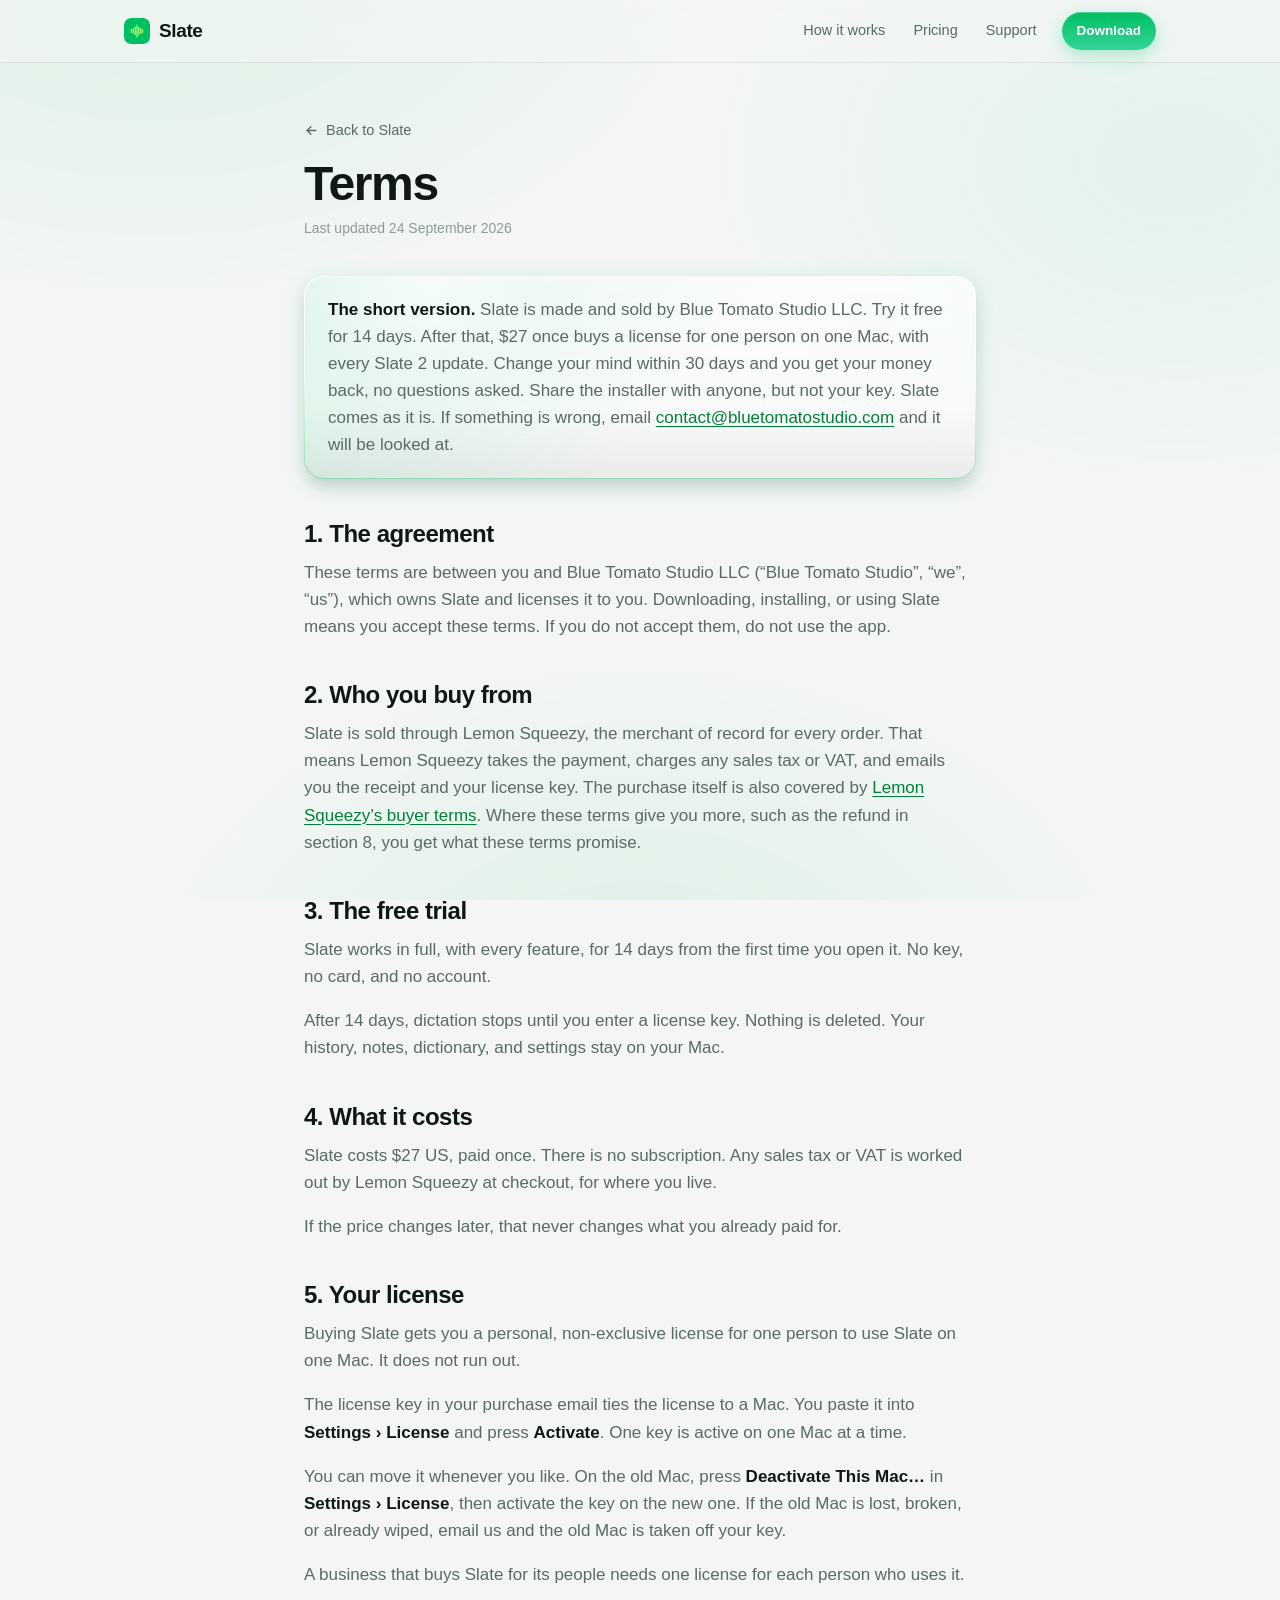
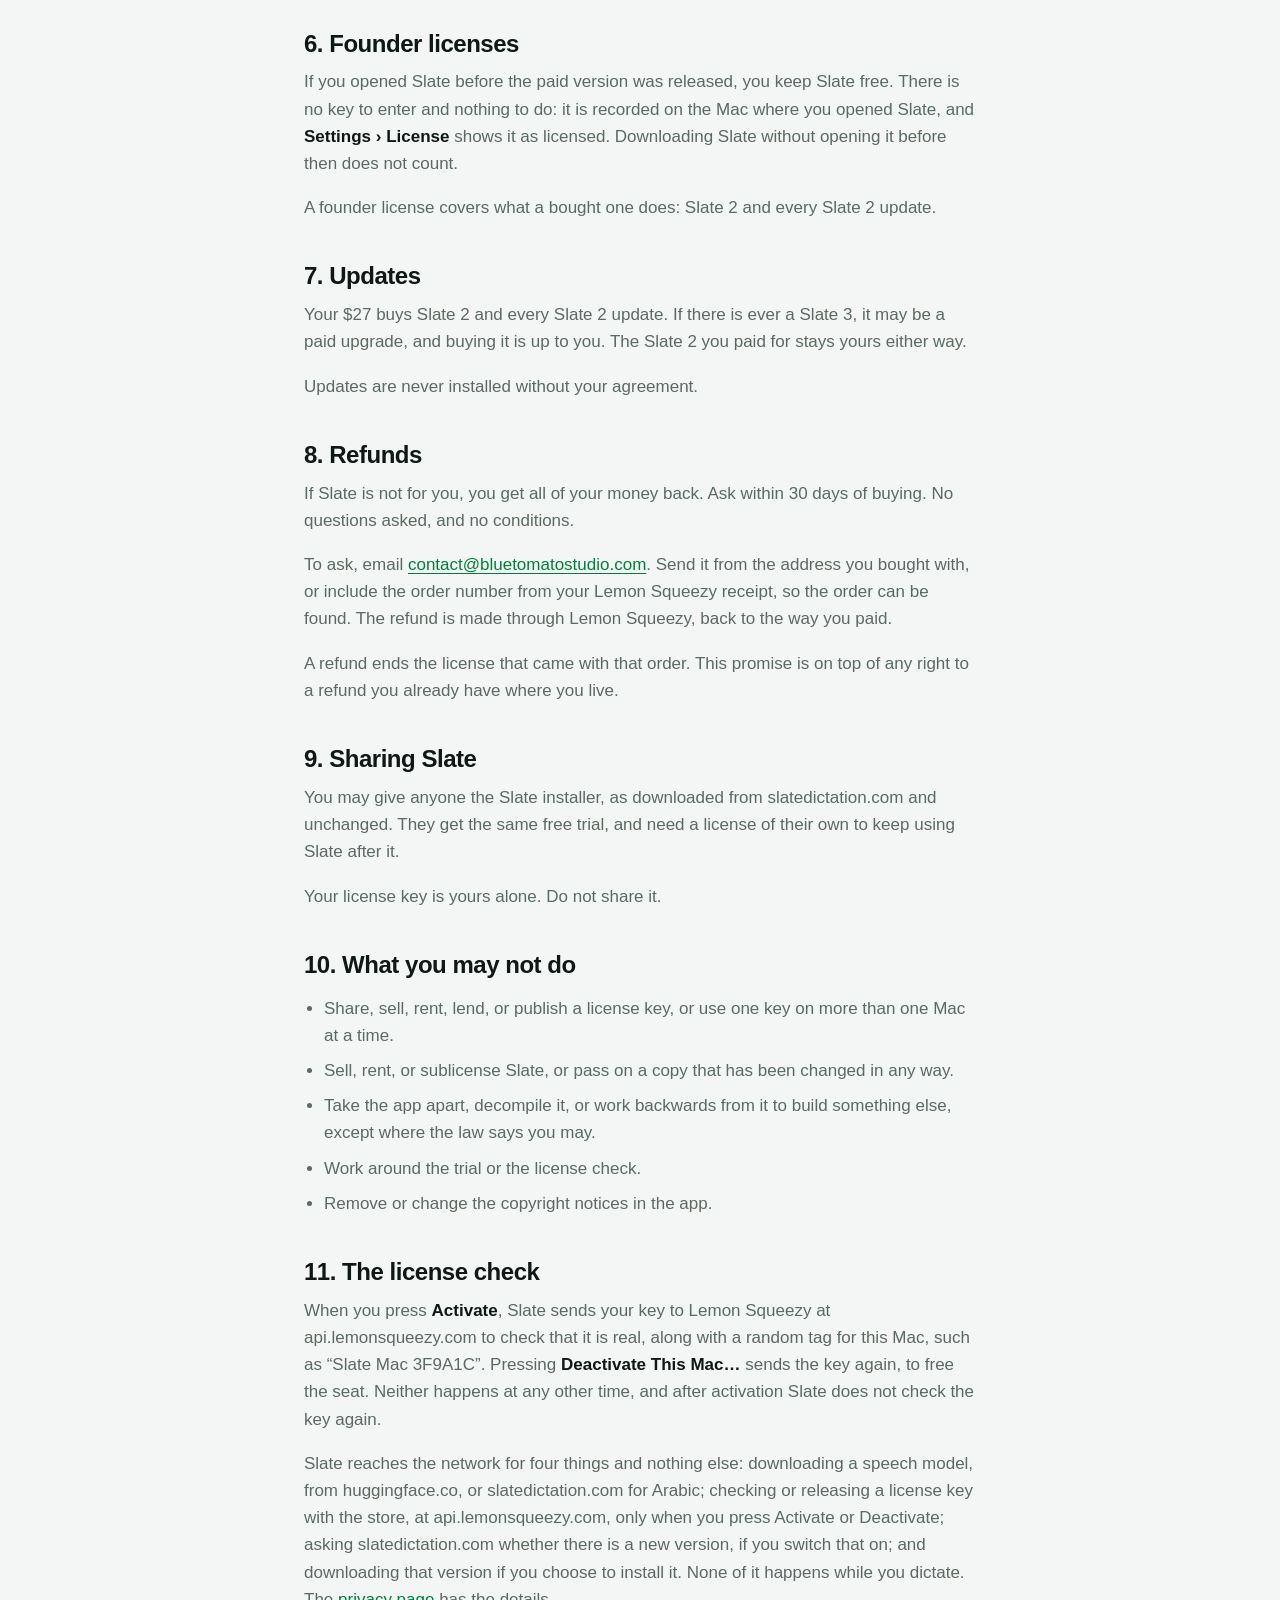
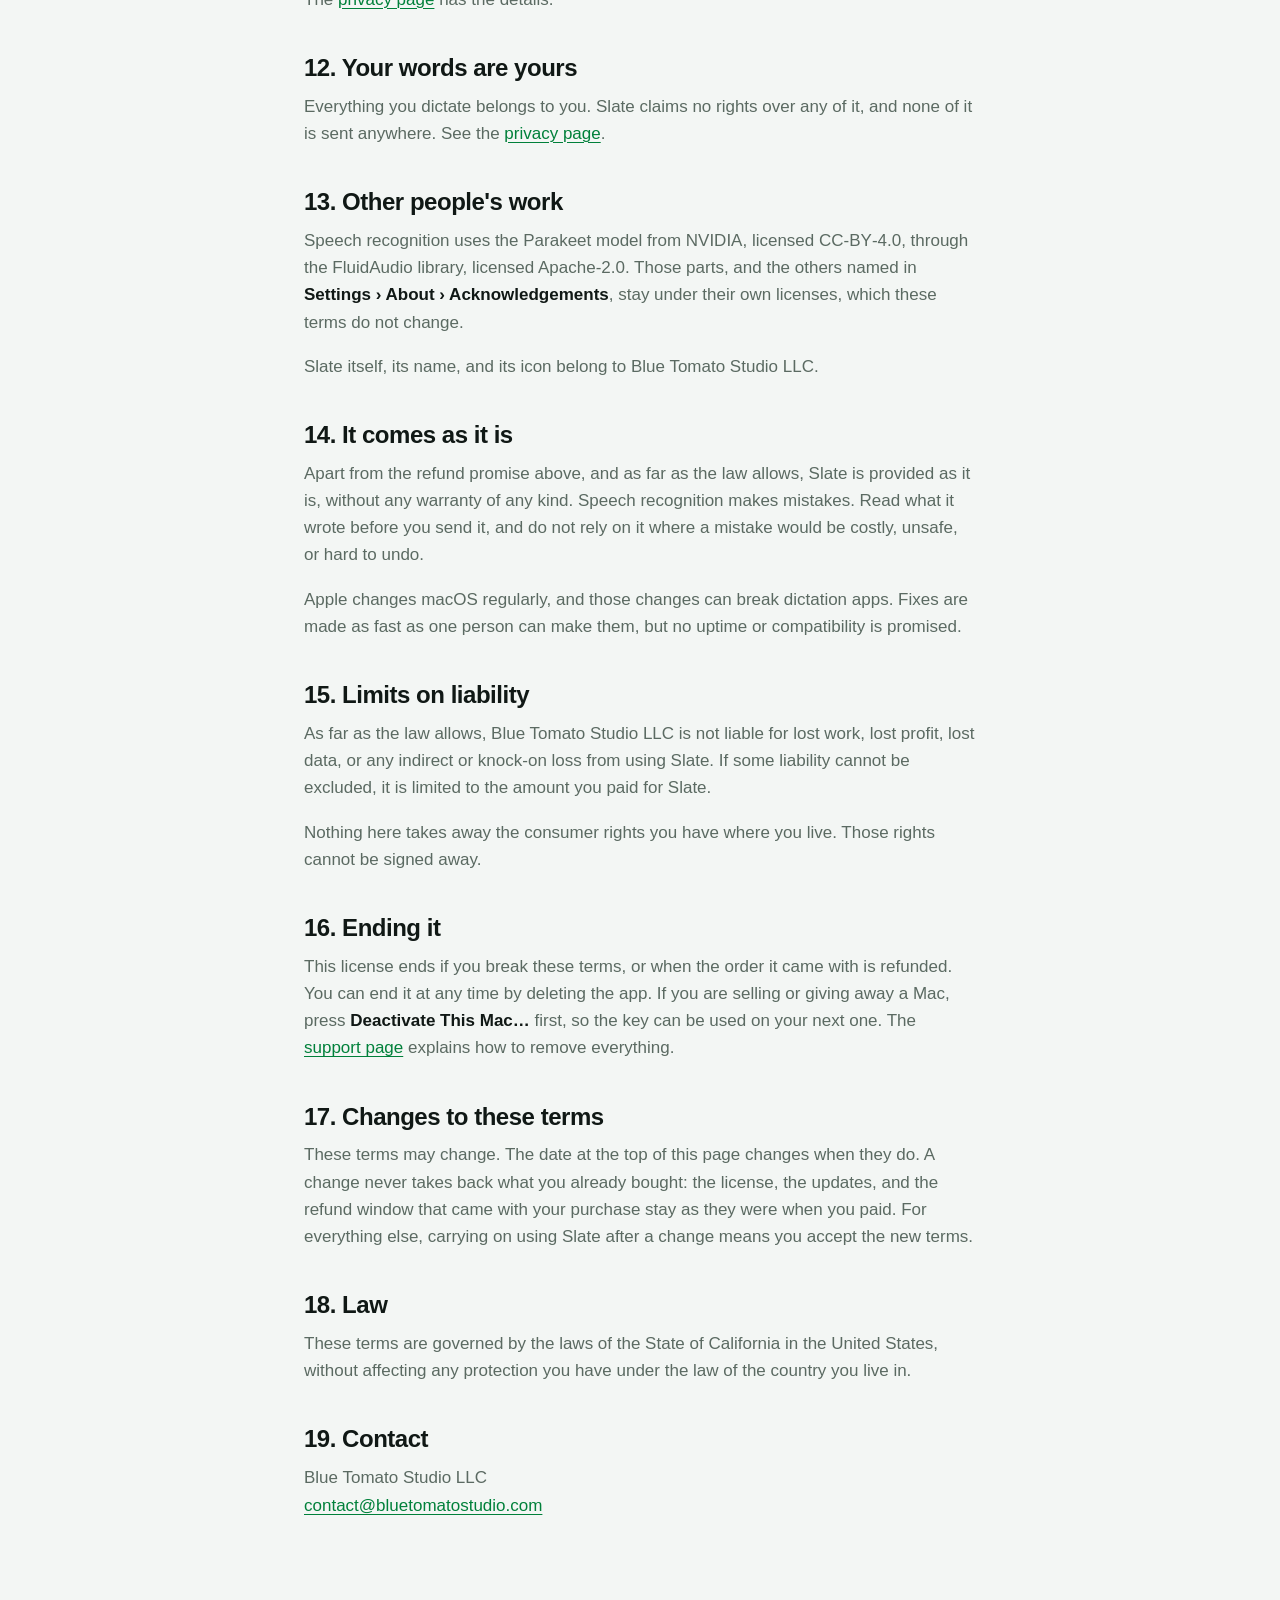
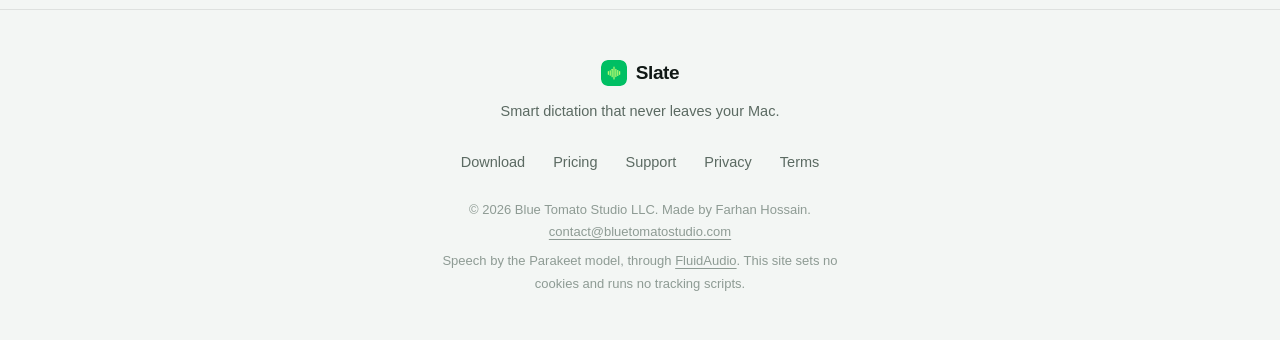
<file: terms.html>
<!DOCTYPE html>
<html lang="en">
<head>
<meta charset="utf-8">
<meta name="viewport" content="width=device-width, initial-scale=1">
<title>Terms &middot; Slate</title>
<link rel="canonical" href="https://slatedictation.com/terms.html">
<meta name="description" content="The terms for Slate: a 14-day free trial, then $27 once for one person on one Mac, every Slate 2 update, and a 30-day refund with no questions asked.">
<link rel="icon" type="image/png" href="assets/img/favicon-64.png">
<link rel="apple-touch-icon" href="assets/img/apple-touch-icon.png">
<meta name="theme-color" media="(prefers-color-scheme: light)" content="#F3F6F4">
<meta name="theme-color" media="(prefers-color-scheme: dark)" content="#0F1412">
<meta property="og:title" content="Terms &middot; Slate">
<meta property="og:description" content="Slate's terms in plain words: a 14-day free trial, then $27 once for one person on one Mac, every Slate 2 update, and a 30-day refund with no questions asked.">
<meta property="og:image" content="https://slatedictation.com/assets/img/og.png">
<meta property="og:image:width" content="1200">
<meta property="og:image:height" content="630">
<meta property="og:type" content="website">
<meta property="og:url" content="https://slatedictation.com/terms.html">
<meta name="twitter:card" content="summary_large_image">
<meta name="twitter:title" content="Terms &middot; Slate">
<meta name="twitter:description" content="Slate's terms in plain words: a 14-day free trial, then $27 once for one person on one Mac, every Slate 2 update, and a 30-day refund with no questions asked.">
<meta name="twitter:image" content="https://slatedictation.com/assets/img/og.png">
<link rel="stylesheet" href="assets/styles.css?v=20260924a">
</head>
<body>

<header class="site-header">
  <div class="wrap bar">
    <a class="wordmark" href="/">
      <svg class="appicon" viewBox="0 0 64 64" aria-hidden="true"><rect width="64" height="64" rx="15" fill="#00BF63"/><g fill="#C1FF72"><rect x="16.7" y="27.3" width="2.8" height="9.4" rx="1.4"/><rect x="21.3" y="25.1" width="2.8" height="13.8" rx="1.4"/><rect x="26" y="21.5" width="2.8" height="21" rx="1.4"/><rect x="30.6" y="16" width="2.8" height="32" rx="1.4"/><rect x="35.2" y="21.7" width="2.8" height="20.6" rx="1.4"/><rect x="39.9" y="24.5" width="2.8" height="15" rx="1.4"/><rect x="44.5" y="27.3" width="2.8" height="9.4" rx="1.4"/></g></svg>
      Slate
    </a>
    <nav class="nav">
      <a href="/#how" class="hide-sm">How it works</a>
      <a href="/#pricing" class="hide-sm">Pricing</a>
      <a href="support.html" class="hide-sm">Support</a>
      <a class="btn btn-accent btn-sm" href="/#download">Download</a>
    </nav>
  </div>
</header>

<main class="doc-page">
  <a class="back" href="/">
    <svg viewBox="0 0 24 24" width="15" height="15" fill="none" stroke="currentColor" stroke-width="2.2" stroke-linecap="round" stroke-linejoin="round" aria-hidden="true"><path d="M19 12H5"/><path d="M11 6l-6 6 6 6"/></svg>
    Back to Slate
  </a>

  <h1>Terms</h1>
  <p class="updated">Last updated 24 September 2026</p>

  <div class="callout glass">
    <p><strong>The short version.</strong> Slate is made and sold by Blue
    Tomato Studio LLC. Try it free for 14 days. After that, $27
    once buys a license for one person on one Mac, with every Slate 2 update.
    Change your mind within 30 days and you get your money back, no questions
    asked. Share the installer with anyone, but not your key. Slate comes as it
    is. If something is wrong, email
    <a href="mailto:contact@bluetomatostudio.com">contact@bluetomatostudio.com</a> and it
    will be looked at.</p>
  </div>

  <h2>1. The agreement</h2>
  <p>These terms are between you and Blue Tomato Studio LLC (&ldquo;Blue Tomato
  Studio&rdquo;, &ldquo;we&rdquo;, &ldquo;us&rdquo;), which owns Slate and
  licenses it to you. Downloading, installing, or using Slate means you accept
  these terms. If you do not accept them, do not use the app.</p>

  <h2>2. Who you buy from</h2>
  <p>Slate is sold through Lemon Squeezy, the merchant of record for every
  order. That means Lemon Squeezy takes the payment, charges any sales tax or
  VAT, and emails you the receipt and your license key. The purchase itself is
  also covered by
  <a href="https://www.lemonsqueezy.com/buyer-terms">Lemon Squeezy&rsquo;s buyer terms</a>.
  Where these terms give you more, such as the refund in section&nbsp;8, you
  get what these terms promise.</p>

  <h2>3. The free trial</h2>
  <p>Slate works in full, with every feature, for 14 days from the first time
  you open it. No key, no card, and no account.</p>
  <p>After 14 days, dictation stops until you enter a license key. Nothing is
  deleted. Your history, notes, dictionary, and settings stay on your Mac.</p>

  <h2>4. What it costs</h2>
  <p>Slate costs $27 US, paid once. There is no subscription. Any sales tax or
  VAT is worked out by Lemon Squeezy at checkout, for where you live.</p>
  <p>If the price changes later, that never changes what you already paid
  for.</p>

  <h2>5. Your license</h2>
  <p>Buying Slate gets you a personal, non-exclusive license for one person to
  use Slate on one Mac. It does not run out.</p>
  <p>The license key in your purchase email ties the license to a Mac. You
  paste it into <strong>Settings &rsaquo; License</strong> and press
  <strong>Activate</strong>. One key is active on one Mac at a time.</p>
  <p>You can move it whenever you like. On the old Mac, press
  <strong>Deactivate This Mac&hellip;</strong> in
  <strong>Settings &rsaquo; License</strong>, then activate the key on the new
  one. If the old Mac is lost, broken, or already wiped, email us and the old
  Mac is taken off your key.</p>
  <p>A business that buys Slate for its people needs one license for each
  person who uses it.</p>

  <h2>6. Founder licenses</h2>
  <p>If you opened Slate before the paid version was released, you keep Slate
  free. There is no key to enter and nothing to do: it is recorded on the Mac
  where you opened Slate, and <strong>Settings &rsaquo; License</strong> shows
  it as licensed. Downloading Slate without opening it before then does not
  count.</p>
  <p>A founder license covers what a bought one does: Slate 2 and every
  Slate 2 update.</p>

  <h2>7. Updates</h2>
  <p>Your $27 buys Slate 2 and every Slate 2 update. If there is ever a
  Slate 3, it may be a paid upgrade, and buying it is up to you. The Slate 2
  you paid for stays yours either way.</p>
  <p>Updates are never installed without your agreement.</p>

  <h2>8. Refunds</h2>
  <p>If Slate is not for you, you get all of your money back. Ask within 30
  days of buying. No questions asked, and no conditions.</p>
  <p>To ask, email
  <a href="mailto:contact@bluetomatostudio.com">contact@bluetomatostudio.com</a>.
  Send it from the address you bought with, or include the order number from
  your Lemon Squeezy receipt, so the order can be found. The refund is made
  through Lemon Squeezy, back to the way you paid.</p>
  <p>A refund ends the license that came with that order. This promise is on
  top of any right to a refund you already have where you live.</p>

  <h2>9. Sharing Slate</h2>
  <p>You may give anyone the Slate installer, as downloaded from
  slatedictation.com and unchanged. They get the same free trial, and need a
  license of their own to keep using Slate after it.</p>
  <p>Your license key is yours alone. Do not share it.</p>

  <h2>10. What you may not do</h2>
  <ul>
    <li>Share, sell, rent, lend, or publish a license key, or use one key on more than one Mac at a time.</li>
    <li>Sell, rent, or sublicense Slate, or pass on a copy that has been changed in any way.</li>
    <li>Take the app apart, decompile it, or work backwards from it to build something else, except where the law says you may.</li>
    <li>Work around the trial or the license check.</li>
    <li>Remove or change the copyright notices in the app.</li>
  </ul>

  <h2>11. The license check</h2>
  <p>When you press <strong>Activate</strong>, Slate sends your key to Lemon
  Squeezy at api.lemonsqueezy.com to check that it is real, along with a random
  tag for this Mac, such as &ldquo;Slate Mac 3F9A1C&rdquo;. Pressing
  <strong>Deactivate This Mac&hellip;</strong> sends the key again, to free
  the seat. Neither happens at any other time, and after activation Slate does
  not check the key again.</p>
  <p>Slate reaches the network for four things and nothing else: downloading a
  speech model, from huggingface.co, or slatedictation.com for Arabic;
  checking or releasing a license key with
  the store, at api.lemonsqueezy.com, only when you press Activate or
  Deactivate; asking slatedictation.com whether there is a new version, if you
  switch that on; and downloading that version if you choose to install it.
  None of it happens while you dictate. The
  <a href="privacy.html">privacy page</a> has the details.</p>

  <h2>12. Your words are yours</h2>
  <p>Everything you dictate belongs to you. Slate claims no rights over any of it,
  and none of it is sent anywhere. See the
  <a href="privacy.html">privacy page</a>.</p>

  <h2>13. Other people's work</h2>
  <p>Speech recognition uses the Parakeet model from NVIDIA, licensed
  CC&#8209;BY&#8209;4.0, through the FluidAudio library, licensed Apache&#8209;2.0.
  Those parts, and the others named in
  <strong>Settings &rsaquo; About &rsaquo; Acknowledgements</strong>, stay
  under their own licenses, which these terms do not change.</p>
  <p>Slate itself, its name, and its icon belong to Blue Tomato Studio
  LLC.</p>

  <h2>14. It comes as it is</h2>
  <p>Apart from the refund promise above, and as far as the law allows, Slate
  is provided as it is, without any warranty of any kind. Speech recognition
  makes mistakes. Read what it wrote before you send it, and do not rely on it
  where a mistake would be costly, unsafe, or hard to undo.</p>
  <p>Apple changes macOS regularly, and those changes can break dictation apps.
  Fixes are made as fast as one person can make them, but no uptime or
  compatibility is promised.</p>

  <h2>15. Limits on liability</h2>
  <p>As far as the law allows, Blue Tomato Studio LLC is not liable for lost
  work, lost profit, lost data, or any indirect or knock-on loss from using
  Slate. If some liability cannot be excluded, it is limited to the amount you
  paid for Slate.</p>
  <p>Nothing here takes away the consumer rights you have where you live. Those
  rights cannot be signed away.</p>

  <h2>16. Ending it</h2>
  <p>This license ends if you break these terms, or when the order it came
  with is refunded. You can end it at any time by deleting the app. If you are
  selling or giving away a Mac, press
  <strong>Deactivate This Mac&hellip;</strong> first, so the key can be used on
  your next one. The <a href="support.html">support page</a> explains how to
  remove everything.</p>

  <h2>17. Changes to these terms</h2>
  <p>These terms may change. The date at the top of this page changes when they
  do. A change never takes back what you already bought: the license, the
  updates, and the refund window that came with your purchase stay as they were
  when you paid. For everything else, carrying on using Slate after a change
  means you accept the new terms.</p>

  <h2>18. Law</h2>
  <p>These terms are governed by the laws of the State of California
  in the United States, without affecting any protection you have under the law
  of the country you live in.</p>

  <h2>19. Contact</h2>
  <p>Blue Tomato Studio LLC<br>
  <a href="mailto:contact@bluetomatostudio.com">contact@bluetomatostudio.com</a></p>
</main>

<footer class="site-footer">
  <div class="wrap foot-inner">
    <a class="wordmark" href="/"><svg class="appicon" viewBox="0 0 64 64" aria-hidden="true"><rect width="64" height="64" rx="15" fill="#00BF63"/><g fill="#C1FF72"><rect x="16.7" y="27.3" width="2.8" height="9.4" rx="1.4"/><rect x="21.3" y="25.1" width="2.8" height="13.8" rx="1.4"/><rect x="26" y="21.5" width="2.8" height="21" rx="1.4"/><rect x="30.6" y="16" width="2.8" height="32" rx="1.4"/><rect x="35.2" y="21.7" width="2.8" height="20.6" rx="1.4"/><rect x="39.9" y="24.5" width="2.8" height="15" rx="1.4"/><rect x="44.5" y="27.3" width="2.8" height="9.4" rx="1.4"/></g></svg> Slate</a>
    <p class="foot-tag">Smart dictation that never leaves your Mac.</p>
    <nav class="foot-links" aria-label="Footer">
      <a href="/#download">Download</a>
      <a href="/#pricing">Pricing</a>
      <a href="support.html">Support</a>
      <a href="privacy.html">Privacy</a>
      <a href="terms.html">Terms</a>
    </nav>
    <p class="foot-meta">&copy; 2026 Blue Tomato Studio LLC. Made by Farhan Hossain.
      <a href="mailto:contact@bluetomatostudio.com">contact@bluetomatostudio.com</a></p>
    <p class="foot-meta foot-credit">Speech by the Parakeet model, through
      <a href="https://github.com/FluidInference/FluidAudio">FluidAudio</a>.
      This site sets no cookies and runs no tracking scripts.</p>
  </div>
</footer>

</body>
</html>
</file>
<file: assets/styles.css>
/* Slate — website styles, the glass design.
   Every colour, radius and type role comes from DESIGN.md on the app's UI
   branch: one emerald accent, glass surfaces, a black island grown out of the
   notch, light or dark with the system. System faces only.
   No external requests: nothing on this site loads from another company. */

/* ---- tokens ---- */
:root {
  color-scheme: light;
  --ground: #F3F6F4;
  --ink: #101815;
  --ink-soft: #5B6A62;
  --ink-faint: #8E9B94;
  --hair: rgba(16, 24, 21, 0.09);
  --hair-2: rgba(16, 24, 21, 0.16);
  --emerald: #00BF63;
  --mint: #34D399;
  --coral: #F0592B;
  --emerald-text: #00803A;          /* the accent, deep enough to read as text on the light ground */
  --accent: linear-gradient(180deg, #00BF63 0%, #34D399 100%);
  --wash-a: rgba(0, 191, 99, 0.10);
  --wash-b: rgba(52, 211, 153, 0.08);

  /* the glass recipe */
  --glass-base: rgba(255, 255, 255, 0.40);
  --glass-sheen-a: rgba(255, 255, 255, 0.42);
  --glass-sheen-b: rgba(255, 255, 255, 0.10);
  --glass-cast: rgba(0, 191, 99, 0.16);
  --glass-catch: rgba(255, 255, 255, 0.55);
  --glass-thick: rgba(0, 0, 0, 0.07);
  --glass-edge-a: rgba(255, 255, 255, 0.95);
  --glass-edge-b: rgba(255, 255, 255, 0.40);
  --glass-edge-c: rgba(0, 191, 99, 0.35);
  --glass-spec: rgba(255, 255, 255, 0.70);
  --glass-shadow: rgba(0, 0, 0, 0.14);
  --glass-glow: rgba(0, 191, 99, 0.14);

  --row-fill: rgba(16, 24, 21, 0.045);
  --row-edge: rgba(16, 24, 21, 0.07);
  --quiet-fill: rgba(16, 24, 21, 0.06);
  --quiet-fill-2: rgba(16, 24, 21, 0.10);
  --done-fill: rgba(0, 191, 99, 0.14);

  /* the dark panel (privacy) */
  --panel: #0F1412;
  --panel-ink: #EAF0EC;
  --panel-soft: #9AA89F;
  --panel-faint: #6E7C74;
  --panel-hair: rgba(234, 240, 236, 0.09);

  /* the screen in the hero */
  --screen-wall: linear-gradient(160deg, #E3EEE7 0%, #D5E6DC 48%, #E8F0EB 100%);
  --window: rgba(255, 255, 255, 0.88);
  --window-edge: rgba(255, 255, 255, 0.70);
  --menubar: rgba(255, 255, 255, 0.70);
  --notch-w: 185px;
  --notch-h: 32px;

  --ui: ui-rounded, "SF Pro Rounded", -apple-system, BlinkMacSystemFont, "Helvetica Neue", sans-serif;
  --body: -apple-system, BlinkMacSystemFont, "SF Pro Text", "Helvetica Neue", sans-serif;
  --mono: ui-monospace, "SF Mono", SFMono-Regular, Menlo, Consolas, monospace;

  --wrap: 1120px;
  --gutter: clamp(20px, 4vw, 44px);
  --r-row: 14px;
  --r-card: 20px;
  --r-island: 22px;
}

@media (prefers-color-scheme: dark) {
  :root {
    color-scheme: dark;
    --ground: #0F1412;
    --ink: #EAF0EC;
    --ink-soft: #9AA89F;
    --ink-faint: #6E7C74;
    --hair: rgba(234, 240, 236, 0.09);
    --hair-2: rgba(234, 240, 236, 0.16);
    --emerald-text: #34D399;
    --wash-a: rgba(0, 191, 99, 0.13);
    --wash-b: rgba(52, 211, 153, 0.07);
    --glass-base: rgba(255, 255, 255, 0.04);
    --glass-sheen-a: rgba(255, 255, 255, 0.12);
    --glass-sheen-b: rgba(255, 255, 255, 0.02);
    --glass-cast: rgba(0, 191, 99, 0.20);
    --glass-catch: rgba(255, 255, 255, 0.18);
    --glass-thick: rgba(0, 0, 0, 0.22);
    --glass-edge-a: rgba(255, 255, 255, 0.40);
    --glass-edge-b: rgba(255, 255, 255, 0.10);
    --glass-edge-c: rgba(0, 191, 99, 0.45);
    --glass-spec: rgba(255, 255, 255, 0.30);
    --glass-shadow: rgba(0, 0, 0, 0.45);
    --glass-glow: rgba(0, 191, 99, 0.18);
    --row-fill: rgba(234, 240, 236, 0.05);
    --row-edge: rgba(234, 240, 236, 0.08);
    --quiet-fill: rgba(234, 240, 236, 0.07);
    --quiet-fill-2: rgba(234, 240, 236, 0.12);
    --done-fill: rgba(0, 191, 99, 0.16);
    --panel: #151C18;
    --screen-wall: linear-gradient(160deg, #1B2620 0%, #131E18 48%, #1A241E 100%);
    --window: rgba(32, 38, 35, 0.86);
    --window-edge: rgba(255, 255, 255, 0.10);
    --menubar: rgba(22, 28, 25, 0.78);
  }
}

/* ---- base ---- */
* { box-sizing: border-box; }
html { -webkit-text-size-adjust: 100%; scroll-behavior: smooth; scroll-padding-top: 80px; }
body {
  margin: 0;
  background: var(--ground);
  color: var(--ink);
  font-family: var(--body);
  font-size: 17px;
  line-height: 1.6;
  -webkit-font-smoothing: antialiased;
  text-rendering: optimizeLegibility;
  overflow-x: hidden;
  position: relative;
}
/* a soft wallpaper behind everything, so the glass has something to be glass over */
body::before {
  content: "";
  position: fixed; inset: 0; z-index: -1; pointer-events: none;
  background:
    radial-gradient(900px 600px at 12% -8%, var(--wash-a), transparent 62%),
    radial-gradient(760px 520px at 92% 18%, var(--wash-b), transparent 62%),
    radial-gradient(800px 560px at 50% 112%, var(--wash-a), transparent 62%);
}
::selection { background: rgba(0, 191, 99, 0.28); }
img { max-width: 100%; display: block; }
a { color: var(--emerald-text); text-underline-offset: 3px; text-decoration-thickness: 1px; }
a:hover { color: var(--ink); }
code { font-family: var(--mono); font-size: 0.92em; }

.wrap { width: 100%; max-width: var(--wrap); margin: 0 auto; padding: 0 var(--gutter); }
.narrow { max-width: 820px; }

h1, h2, h3 {
  font-family: var(--ui);
  font-weight: 700;
  margin: 0;
  letter-spacing: -0.02em;
}
/* Headlines split into lines of even length, so a phone never leaves one word
   such as "Mac." or "once." alone on the last line. Browsers without it wrap
   as before. */
h1, h2 { text-wrap: balance; }
h1 { font-size: clamp(38px, 6.2vw, 68px); line-height: 1.02; letter-spacing: -0.028em; }
h2 { font-size: clamp(28px, 3.6vw, 42px); line-height: 1.08; }
h3 { font-size: 18px; line-height: 1.3; letter-spacing: -0.01em; }
p { margin: 0 0 1em; }
p:last-child { margin-bottom: 0; }

.lead { font-size: clamp(17px, 1.6vw, 19.5px); line-height: 1.55; color: var(--ink-soft); }
.small { font-size: 14.5px; }
.fine { font-size: 13.5px; color: var(--ink-faint); }
.muted { color: var(--ink-faint); }
.soft { color: var(--ink-soft); }
.center { text-align: center; }

.eyebrow {
  font-family: var(--ui);
  font-size: 12.5px;
  font-weight: 600;
  letter-spacing: 0.12em;
  text-transform: uppercase;
  color: var(--emerald-text);
  margin: 0 0 12px;
}

section { padding: 96px 0; }
.section-head { max-width: 640px; margin: 0 auto 44px; text-align: center; }
.section-head h2 { margin-bottom: 12px; }
/* the subtitle only: without the :not, this outranks .eyebrow and turns every
   section's small emerald label into 17px grey body text */
.section-head p:not(.eyebrow) { color: var(--ink-soft); margin: 0; font-size: 17px; }

/* ---- the glass surface ---- */
.glass {
  position: relative;
  border-radius: var(--r-card);
  background:
    linear-gradient(180deg, var(--glass-sheen-a), var(--glass-sheen-b)),
    radial-gradient(170px 170px at 18% 0%, var(--glass-catch), transparent 72%),
    linear-gradient(135deg, var(--glass-cast), transparent 56%),
    linear-gradient(180deg, transparent 65%, var(--glass-thick)),
    var(--glass-base);
  -webkit-backdrop-filter: blur(20px) saturate(1.35);
  backdrop-filter: blur(20px) saturate(1.35);
  box-shadow: 0 10px 18px -3px var(--glass-shadow), 0 4px 26px var(--glass-glow);
}
/* the edge: white where the light hits, emerald where it leaves */
.glass::before {
  content: ""; position: absolute; inset: 0; border-radius: inherit; padding: 1px;
  background: linear-gradient(180deg, var(--glass-edge-a), var(--glass-edge-b) 50%, var(--glass-edge-c));
  -webkit-mask: linear-gradient(#000 0 0) content-box, linear-gradient(#000 0 0);
  -webkit-mask-composite: xor;
  mask: linear-gradient(#000 0 0) content-box, linear-gradient(#000 0 0);
  mask-composite: exclude;
  pointer-events: none;
}
/* the specular line just inside the top edge */
.glass::after {
  content: ""; position: absolute; left: 14px; right: 14px; top: 2px; height: 1px;
  background: linear-gradient(90deg, transparent, var(--glass-spec) 30%, var(--glass-spec) 70%, transparent);
  pointer-events: none;
}
.glass > * { position: relative; }

/* ---- header ---- */
.site-header {
  position: sticky; top: 0; z-index: 60;
  background: color-mix(in srgb, var(--ground) 72%, transparent);
  -webkit-backdrop-filter: blur(18px) saturate(1.4);
  backdrop-filter: blur(18px) saturate(1.4);
  border-bottom: 1px solid var(--hair);
}
.site-header .bar {
  display: flex; align-items: center; justify-content: space-between;
  height: 62px; gap: 16px;
}
.wordmark {
  display: inline-flex; align-items: center; gap: 9px;
  font-family: var(--ui); font-size: 19px; font-weight: 700;
  color: var(--ink); text-decoration: none; letter-spacing: -0.02em;
}
.wordmark .appicon { width: 26px; height: 26px; border-radius: 7px; flex: 0 0 auto; }
.nav { display: flex; align-items: center; gap: 6px; }
.nav a:not(.btn) {
  font-family: var(--ui); font-size: 14.5px; font-weight: 500;
  color: var(--ink-soft); text-decoration: none;
  padding: 7px 11px; border-radius: 999px;
  transition: background 0.15s ease, color 0.15s ease;
}
.nav a:not(.btn):hover { color: var(--ink); background: var(--quiet-fill); }
.nav .btn { margin-left: 8px; }

/* ---- buttons, pills, keycaps ---- */
.btn {
  display: inline-flex; align-items: center; justify-content: center; gap: 9px;
  font-family: var(--ui); font-weight: 600; font-size: 15px;
  padding: 12px 22px; border-radius: 999px;
  text-decoration: none; border: 0; cursor: pointer; color: var(--ink);
  transition: transform 0.15s ease, box-shadow 0.15s ease, background 0.15s ease, filter 0.15s ease;
  -webkit-tap-highlight-color: transparent;
}
.btn-accent {
  background: var(--accent); color: #FFFFFF;
  box-shadow: 0 6px 18px rgba(0, 191, 99, 0.28), inset 0 1px 0 rgba(255, 255, 255, 0.28);
}
.btn-accent:hover { color: #FFFFFF; transform: translateY(-1px); filter: saturate(1.08) brightness(1.03); box-shadow: 0 10px 24px rgba(0, 191, 99, 0.36), inset 0 1px 0 rgba(255, 255, 255, 0.28); }
.btn-accent:active { transform: translateY(0); }
.btn-quiet { background: var(--quiet-fill); color: var(--ink-soft); }
.btn-quiet:hover { background: var(--quiet-fill-2); color: var(--ink); }
.btn-done { background: var(--done-fill); color: var(--emerald-text); }
.btn-sm { font-size: 13.5px; padding: 8px 15px; }
.btn-big { font-size: 17px; padding: 16px 30px; }
.btn .mark { width: 18px; height: 16px; color: currentColor; }

/* the whole offer in one line, under each download button: trial, price,
   seat, refund. Each part keeps its words together, so on a phone the line
   only breaks between parts, never inside "30-day refund". */
.offer { font-family: var(--ui); font-size: 14.5px; font-weight: 600; color: var(--ink-soft); margin: 0; }
.offer span { white-space: nowrap; }

.pill {
  display: inline-flex; align-items: center; gap: 7px;
  font-family: var(--ui); font-size: 12.5px; font-weight: 600;
  padding: 6px 12px; border-radius: 999px;
  background: var(--row-fill); color: var(--ink-soft);
  border: 1px solid var(--row-edge);
}
.pill.done { background: var(--done-fill); color: var(--emerald-text); border-color: transparent; }
.pill .live { width: 7px; height: 7px; border-radius: 50%; background: var(--emerald); animation: livedot 0.9s ease-in-out infinite alternate; }

.badge {
  display: inline-flex; align-items: center; gap: 5px;
  font-family: var(--ui); font-size: 11px; font-weight: 600;
  padding: 3px 9px; border-radius: 999px;
  background: var(--done-fill); color: var(--emerald-text);
}
.badge svg { width: 12px; height: 12px; }
.badge.soft { background: var(--quiet-fill); color: var(--ink-soft); }

kbd.key {
  display: inline-flex; align-items: center; justify-content: center;
  font-family: var(--ui); font-size: 11.5px; font-weight: 600; line-height: 1;
  color: var(--ink-soft);
  padding: 4px 7px; border-radius: 5px;
  background: var(--quiet-fill);
  box-shadow: inset 0 0 0 0.5px rgba(0, 191, 99, 0.35);
}

/* the two download buttons, for anyone who hovers: the hero one says its
   label a word at a time while the waveform moves; the one at the bottom
   types it in at a cursor. Both keep their width from the start. */
.say { white-space: pre; }
.say .p { opacity: 0; transform: translateY(2px); transition: opacity 0.1s ease, transform 0.1s ease; }
.say .p.on { opacity: 1; transform: none; }
.insert .say .p { transform: none; transition: opacity 0.06s linear; }
.tcaret { display: inline-block; width: 2px; height: 1.02em; vertical-align: -0.16em; margin: 0 -1px; background: currentColor; opacity: 0; }
.tcaret.on { opacity: 0.9; animation: blink 0.9s step-end infinite; }
.dictate.talking .mark rect { transform-box: fill-box; transform-origin: center; animation: talkbar 0.58s ease-in-out infinite; }
.dictate.talking .mark rect:nth-child(2) { animation-delay: 0.06s; }
.dictate.talking .mark rect:nth-child(3) { animation-delay: 0.12s; }
.dictate.talking .mark rect:nth-child(4) { animation-delay: 0.18s; }
.dictate.talking .mark rect:nth-child(5) { animation-delay: 0.24s; }
.dictate.talking .mark rect:nth-child(6) { animation-delay: 0.30s; }
.dictate.talking .mark rect:nth-child(7) { animation-delay: 0.36s; }
@keyframes talkbar { 0%, 100% { transform: scaleY(0.5); } 50% { transform: scaleY(1.18); } }
@keyframes blink { 0%, 45% { opacity: 1; } 50%, 95% { opacity: 0; } }
@keyframes livedot {
  from { transform: scale(0.82); box-shadow: 0 0 2px rgba(0, 191, 99, 0.30); }
  to   { transform: scale(1);    box-shadow: 0 0 6px rgba(0, 191, 99, 0.90); }
}

/* ---- scroll reveal ---- */
.reveal { opacity: 0; transform: translateY(14px); transition: opacity 0.6s ease, transform 0.6s ease; }
.reveal.in { opacity: 1; transform: none; }
.reveal.d1 { transition-delay: 0.08s; }
.reveal.d2 { transition-delay: 0.16s; }
.reveal.d3 { transition-delay: 0.24s; }

/* ================= HERO ================= */
.hero { padding: clamp(36px, 7vh, 84px) 0 0; text-align: center; }
.hero .pill { margin-bottom: 22px; }
.hero h1 { max-width: 12.5em; margin: 0 auto; }
.hero .lead { max-width: 36em; margin: 18px auto 0; }
.hero .cta { margin-top: 30px; display: flex; gap: 12px; justify-content: center; flex-wrap: wrap; }
.hero .req { margin-top: 14px; }
.hero .offer { margin-top: 18px; }
.hero .offer + .req { margin-top: 6px; }

/* ---- the stage: a Mac screen, the notch, the island, and the note ---- */
.stage { padding: clamp(28px, 5vh, 52px) var(--gutter) 0; }
.screen {
  position: relative;
  max-width: 960px; margin: 0 auto;
  min-height: 440px;
  background: var(--screen-wall);
  border: 1px solid var(--hair-2);
  border-bottom: 0;
  border-radius: 18px 18px 0 0;
  overflow: hidden;
  text-align: left;
}
/* the screen fades into the page at the bottom, like a crop of a real display */
.screen::after {
  content: ""; position: absolute; left: 0; right: 0; bottom: 0; height: 70px;
  background: linear-gradient(180deg, transparent, var(--ground));
  pointer-events: none; z-index: 5;
}
.menubar {
  height: var(--notch-h);
  display: flex; align-items: center; justify-content: space-between;
  padding: 0 16px;
  background: var(--menubar);
  -webkit-backdrop-filter: blur(12px); backdrop-filter: blur(12px);
  font-family: var(--ui); font-size: 13px; font-weight: 500; color: var(--ink);
  border-bottom: 1px solid var(--hair);
}
.menubar .left, .menubar .right { display: flex; align-items: center; gap: 16px; }
.menubar .left b { font-weight: 700; }
.menubar .left span, .menubar .right span { color: var(--ink-soft); }
.menubar .right svg { width: 16px; height: 16px; color: var(--ink); }
.menubar .right .bars { width: 15px; height: 13px; }

.notch {
  position: absolute; top: 0; left: 50%; transform: translateX(-50%);
  width: var(--notch-w); height: var(--notch-h);
  background: #000; border-radius: 0 0 10px 10px; z-index: 3;
}
.notch::before, .notch::after, .island::before, .island::after {
  content: ""; position: absolute; top: 0; width: 10px; height: 10px;
}
.notch::before, .island::before { left: -10px; background: radial-gradient(circle at 0 100%, transparent 10px, #000 10.4px); }
.notch::after,  .island::after  { right: -10px; background: radial-gradient(circle at 100% 100%, transparent 10px, #000 10.4px); }

/* the island: the notch, grown */
.island {
  position: absolute; top: 0; left: 50%; transform: translateX(-50%);
  width: var(--notch-w); height: var(--notch-h);
  z-index: 4; color: #fff;
  border-radius: 0 0 var(--r-island) var(--r-island);
  box-shadow: 0 10px 18px rgba(0, 0, 0, 0.45), 0 4px 26px rgba(0, 191, 99, 0.28);
  transition: width 0.42s cubic-bezier(0.4, 0, 0.2, 1), height 0.42s cubic-bezier(0.4, 0, 0.2, 1),
              border-radius 0.3s ease, box-shadow 0.3s ease;
}
.island[data-state="hidden"] { border-radius: 0 0 10px 10px; box-shadow: none; }
.island .clip {
  position: absolute; inset: 0; overflow: hidden;
  background: #000;
  border-radius: inherit;
  border: 1px solid rgba(255, 255, 255, 0.10); border-top: 0;
  border-bottom-color: rgba(0, 191, 99, 0.45);
}
.island .cap { height: var(--notch-h); }
.island .ibody { padding: 8px 18px 14px; opacity: 1; transition: opacity 0.25s ease 0.15s; }
.island[data-state="hidden"] .ibody { opacity: 0; transition-delay: 0s; }
.island .head { display: flex; align-items: center; gap: 10px; height: 22px; white-space: nowrap; }
.island .wave { display: none; align-items: center; gap: 3px; width: 44px; height: 22px; flex: 0 0 auto; }
.island .wave i {
  display: block; width: 3.5px; height: 4px; border-radius: 2px;
  background: var(--accent);
  filter: drop-shadow(0 0 3px rgba(0, 191, 99, 0.35));
}
.island[data-state="listening"] .wave, .island[data-state="text"] .wave { display: flex; }
.island[data-state="listening"] .wave i, .island[data-state="text"] .wave i { animation: breath 0.9s ease-in-out infinite alternate; }
.island .wave i:nth-child(1) { --reach: 9px;  animation-delay: 0.10s; animation-duration: 0.84s; }
.island .wave i:nth-child(2) { --reach: 14px; animation-delay: 0.30s; animation-duration: 0.72s; }
.island .wave i:nth-child(3) { --reach: 19px; animation-delay: 0.00s; animation-duration: 0.66s; }
.island .wave i:nth-child(4) { --reach: 22px; animation-delay: 0.22s; animation-duration: 0.60s; }
.island .wave i:nth-child(5) { --reach: 18px; animation-delay: 0.42s; animation-duration: 0.70s; }
.island .wave i:nth-child(6) { --reach: 13px; animation-delay: 0.14s; animation-duration: 0.80s; }
.island .wave i:nth-child(7) { --reach: 8px;  animation-delay: 0.34s; animation-duration: 0.90s; }
@keyframes breath { from { height: 4px; } to { height: var(--reach); } }
.island .dot { width: 7px; height: 7px; border-radius: 50%; background: var(--emerald); flex: 0 0 auto; display: none; animation: livedot 0.9s ease-in-out infinite alternate; }
.island[data-state="listening"] .dot { display: block; }
.island .lbl { font-family: var(--ui); font-size: 12px; font-weight: 600; color: #fff; display: none; }
.island[data-state="listening"] .lbl-listen, .island[data-state="placing"] .lbl-placing, .island[data-state="placed"] .lbl-placed { display: inline; }
.island .hint { display: none; align-items: center; gap: 5px; font-family: var(--ui); font-size: 10px; font-weight: 500; color: rgba(255, 255, 255, 0.62); padding-left: 4px; }
.island[data-state="listening"] .hint, .island[data-state="text"] .hint { display: inline-flex; }
.island .ikey {
  font-family: var(--ui); font-size: 10px; font-weight: 600; line-height: 1;
  color: rgba(255, 255, 255, 0.78);
  padding: 2px 5px; border-radius: 5px;
  background: rgba(255, 255, 255, 0.10);
  box-shadow: inset 0 0 0 0.5px rgba(0, 191, 99, 0.35);
}
.island .spin { display: none; width: 12px; height: 12px; border-radius: 50%; border: 1.5px solid rgba(255, 255, 255, 0.25); border-top-color: rgba(255, 255, 255, 0.85); animation: spin 0.8s linear infinite; flex: 0 0 auto; }
.island[data-state="placing"] .spin { display: block; }
@keyframes spin { to { transform: rotate(360deg); } }
.island .check { display: none; width: 14px; height: 14px; color: var(--emerald); flex: 0 0 auto; }
.island[data-state="placed"] .check { display: block; }
.island .live { display: none; padding-top: 9px; width: 400px; max-width: 100%; font-family: var(--body); font-size: 15px; line-height: 1.35; }
.island[data-state="text"] .live { display: block; }
.island .live p { margin: 0; color: #fff; }
.island .live p + p { margin-top: 6px; }
.island .live .dim { color: rgba(255, 255, 255, 0.45); }
.island .live .mint { color: var(--mint); }

/* the note the words land in */
.win {
  position: absolute; top: 122px; left: 50%; transform: translateX(-50%);
  width: min(620px, calc(100% - 40px));
  background: var(--window);
  border: 1px solid var(--window-edge);
  border-radius: 12px;
  box-shadow: 0 16px 34px rgba(0, 0, 0, 0.16);
  -webkit-backdrop-filter: blur(16px); backdrop-filter: blur(16px);
  z-index: 2;
}
.win .titlebar { display: flex; align-items: center; gap: 7px; height: 36px; padding: 0 13px; border-bottom: 1px solid var(--hair); }
.win .titlebar i { width: 11px; height: 11px; border-radius: 50%; }
.win .titlebar i:nth-child(1) { background: #FF5F57; }
.win .titlebar i:nth-child(2) { background: #FEBC2E; }
.win .titlebar i:nth-child(3) { background: #28C840; }
.win .titlebar span { margin-left: 8px; font-family: var(--ui); font-size: 12.5px; font-weight: 500; color: var(--ink-faint); }
.win .note { padding: 18px 22px 28px; min-height: 150px; }
.win .ntitle { font-family: var(--ui); font-size: 16px; font-weight: 700; color: var(--ink); margin: 0 0 10px; }
.win .note p.ln { font-size: 15.5px; line-height: 1.5; color: var(--ink); margin: 0 0 8px; min-height: 1.5em; }
.win .out { opacity: 0; transition: opacity 0.26s ease; }
.win .out.in { opacity: 1; }
.caret { display: none; width: 1.5px; height: 1.05em; vertical-align: -0.17em; background: var(--emerald); margin-left: 1px; animation: blink 1.1s step-end infinite; }
.caret.on { display: inline-block; }

/* the key you hold, under the screen */
.holder { display: flex; align-items: center; justify-content: center; gap: 14px; margin-top: 18px; }
.keycap {
  font-family: var(--ui); font-size: 14px; font-weight: 600; color: var(--ink);
  background: var(--quiet-fill); border: 1px solid var(--hair-2);
  border-bottom-width: 3px; border-radius: 10px;
  padding: 8px 15px 7px; cursor: pointer;
  transition: transform 0.08s ease, background 0.15s ease, border-color 0.15s ease;
  -webkit-user-select: none; user-select: none; touch-action: manipulation;
}
.keycap:hover { border-color: var(--emerald); }
.keycap[data-down="yes"] { transform: translateY(2px); border-bottom-width: 1px; background: var(--done-fill); border-color: var(--emerald); }
.holder .hint { font-size: 13.5px; color: var(--ink-faint); }

/* the apps line under the hero */
.apps { margin-top: 44px; text-align: center; font-family: var(--ui); font-size: 14px; font-weight: 500; color: var(--ink-faint); }
.apps b { color: var(--ink-soft); font-weight: 600; }
.apps .list { display: inline-flex; flex-wrap: wrap; justify-content: center; gap: 6px 0; margin-top: 8px; }
.apps .list span { padding: 0 9px; border-right: 1px solid var(--hair-2); color: var(--ink-soft); }
.apps .list span:last-child { border-right: 0; }

/* ================= STEPS ================= */
.steps { display: grid; grid-template-columns: repeat(3, 1fr); gap: 18px; }
.step { padding: 24px 24px 26px; }
.step .n { font-family: var(--ui); font-size: 12.5px; font-weight: 600; color: var(--ink-faint); letter-spacing: 0.06em; }
.step .mock { height: 72px; display: flex; align-items: center; gap: 12px; margin: 8px 0 14px; }
.step h3 { margin-bottom: 6px; }
.step p { color: var(--ink-soft); font-size: 15.5px; margin: 0; }
.bigkey {
  font-family: var(--ui); font-size: 15px; font-weight: 600; color: var(--ink);
  background: var(--quiet-fill); border: 1px solid var(--hair-2); border-bottom-width: 3px;
  border-radius: 10px; padding: 9px 16px 8px;
}
.wave-l { display: inline-flex; align-items: flex-end; gap: 3px; height: 22px; }
.wave-l i { display: block; width: 3.5px; border-radius: 2px; background: var(--accent); animation: breath 0.9s ease-in-out infinite alternate; }
.wave-l i:nth-child(1) { --reach: 9px; height: 9px; animation-delay: 0.1s; }
.wave-l i:nth-child(2) { --reach: 14px; height: 14px; animation-delay: 0.3s; }
.wave-l i:nth-child(3) { --reach: 19px; height: 19px; animation-delay: 0s; }
.wave-l i:nth-child(4) { --reach: 22px; height: 22px; animation-delay: 0.2s; }
.wave-l i:nth-child(5) { --reach: 18px; height: 18px; animation-delay: 0.4s; }
.wave-l i:nth-child(6) { --reach: 13px; height: 13px; animation-delay: 0.15s; }
.wave-l i:nth-child(7) { --reach: 8px; height: 8px; animation-delay: 0.35s; }

/* ================= RECEIPTS (what you say, what lands) ================= */
.receipts { overflow: hidden; }
.receipt { display: grid; grid-template-columns: 1fr 48px 1fr; align-items: center; border-bottom: 1px solid var(--hair); }
.receipt:last-child { border-bottom: 0; }
.receipt > div { padding: 22px 26px; }
.receipt .lbl { display: block; font-family: var(--ui); font-size: 11.5px; font-weight: 600; letter-spacing: 0.1em; text-transform: uppercase; color: var(--ink-faint); margin-bottom: 7px; }
.receipt p { font-size: 17px; line-height: 1.45; margin: 0; }
.receipt .said p { color: var(--ink-soft); }
.receipt .said s { color: var(--ink-faint); text-decoration-color: var(--ink-faint); }
.receipt .got p { color: var(--ink); }
.receipt .to { padding: 0; display: flex; align-items: center; justify-content: center; color: var(--emerald); }
.receipt .to svg { width: 20px; height: 20px; }
.fix { background: var(--done-fill); color: var(--emerald-text); border-radius: 4px; padding: 0 4px; margin: 0 -1px; }
.rules-note { text-align: center; margin-top: 18px; }

/* ================= FEATURES (the bento) ================= */
.bento { display: grid; grid-template-columns: repeat(12, 1fr); gap: 18px; }
.card { padding: 24px; display: flex; flex-direction: column; }
.card.c7 { grid-column: span 7; }
.card.c6 { grid-column: span 6; }
.card.c5 { grid-column: span 5; }
.card.c4 { grid-column: span 4; }
.card .mock { min-height: 96px; margin-bottom: 20px; }
.card h3 { margin-bottom: 6px; }
.card p { color: var(--ink-soft); font-size: 15px; margin: 0; }

.chips { display: flex; flex-wrap: wrap; gap: 8px; }
.chip {
  font-family: var(--ui); font-size: 12.5px; font-weight: 600;
  padding: 6px 11px; border-radius: 999px;
  background: var(--row-fill); border: 1px solid var(--row-edge); color: var(--ink-soft);
}
.chip.on { background: var(--done-fill); border-color: transparent; color: var(--emerald-text); }

.pairs { display: grid; gap: 6px; }
.pairs .pair { display: grid; grid-template-columns: 1fr 22px 1fr; align-items: center; gap: 6px; padding: 8px 12px; border-radius: 10px; background: var(--row-fill); border: 1px solid var(--row-edge); font-size: 14px; }
.pairs .a { color: var(--ink-soft); }
.pairs .arr { color: var(--ink-faint); text-align: center; }
.pairs .b { color: var(--ink); font-weight: 600; }

.mini { border-radius: var(--r-row); background: var(--row-fill); border: 1px solid var(--row-edge); overflow: hidden; }
.mini .row { display: flex; align-items: center; justify-content: space-between; gap: 10px; padding: 9px 12px; font-size: 14px; color: var(--ink); border-bottom: 1px solid var(--row-edge); }
.mini .row:last-child { border-bottom: 0; }
.mini .row.sel { background: var(--done-fill); }
.mini .tag { font-family: var(--ui); font-size: 11px; font-weight: 600; color: var(--ink-faint); flex: 0 0 auto; }
.mini .row.sel .tag { color: var(--emerald-text); }
.mini .txt { overflow: hidden; text-overflow: ellipsis; white-space: nowrap; }

.ol { margin: 0; padding: 0 0 0 26px; font-size: 15px; color: var(--ink); line-height: 1.7; }
.ol li::marker { color: var(--emerald-text); font-family: var(--ui); font-weight: 600; }

.hist .row { display: grid; grid-template-columns: 1fr auto; gap: 4px 10px; padding: 10px 12px; border-bottom: 1px solid var(--row-edge); align-items: center; }
.hist .row:last-child { border-bottom: 0; }
.hist .meta { font-family: var(--ui); font-size: 11.5px; color: var(--ink-faint); display: flex; align-items: center; gap: 8px; }
.hist .txt { grid-column: 1 / -1; font-size: 14px; color: var(--ink); overflow: hidden; text-overflow: ellipsis; white-space: nowrap; }
.hist .copy { font-family: var(--ui); font-size: 11px; font-weight: 600; padding: 4px 10px; border-radius: 999px; background: var(--accent); color: #fff; }

.checks { list-style: none; margin: 0; padding: 0; display: grid; gap: 8px; }
.checks li { display: flex; align-items: center; gap: 10px; font-size: 14.5px; color: var(--ink); padding: 8px 12px; border-radius: 10px; background: var(--row-fill); border: 1px solid var(--row-edge); }
.checks svg { width: 16px; height: 16px; color: var(--emerald); flex: 0 0 auto; }

/* ================= PRIVACY (the dark panel) ================= */
.privacy-panel {
  background: var(--panel); color: var(--panel-ink);
  border: 1px solid var(--panel-hair);
  border-radius: 28px; padding: 56px 52px;
  position: relative; overflow: hidden;
}
.privacy-panel::before {
  content: ""; position: absolute; inset: 0; pointer-events: none;
  background: radial-gradient(600px 360px at 85% -10%, rgba(0, 191, 99, 0.16), transparent 62%);
}
.privacy-panel > * { position: relative; }
.privacy-panel .eyebrow { color: var(--mint); }
.privacy-panel h2 { color: #FFFFFF; }
.privacy-panel .lead { color: var(--panel-soft); }
.privacy-top { display: grid; grid-template-columns: 1.05fr 0.95fr; gap: 44px; align-items: center; }
.privacy-top > div { min-width: 0; }
.privacy-panel .facts { list-style: none; padding: 0; margin: 40px 0 0; display: grid; grid-template-columns: 1fr 1fr; gap: 0 40px; }
.privacy-panel .facts li {
  position: relative; padding: 13px 0 13px 30px;
  font-size: 15.5px; color: var(--panel-soft);
  border-top: 1px solid var(--panel-hair);
}
.privacy-panel .facts li b { color: #FFFFFF; font-weight: 600; }
.privacy-panel .facts li::before {
  content: ""; position: absolute; left: 2px; top: 20px;
  width: 13px; height: 7px;
  border-left: 2px solid var(--emerald); border-bottom: 2px solid var(--emerald);
  transform: rotate(-45deg);
}
.privacy-panel .facts li.wide { grid-column: 1 / -1; }

.proof {
  background: rgba(0, 0, 0, 0.32);
  border: 1px solid var(--panel-hair);
  border-radius: 14px; padding: 18px 20px;
  font-family: var(--mono); font-size: 13.5px; line-height: 1.85;
  overflow-x: auto; white-space: nowrap; max-width: 100%;
}
.proof .p { color: var(--emerald); }
.proof .c { color: var(--panel-ink); }
.proof .o { color: var(--panel-faint); }
.proof .tc { display: inline-block; width: 7px; height: 1em; vertical-align: -0.15em; background: var(--emerald); animation: blink 1s step-end infinite; }
.proof-note { margin-top: 14px; font-size: 14px; color: var(--panel-soft); }
.proof-note a { color: var(--mint); }
.proof-note a:hover { color: #FFFFFF; }

/* ================= COMPARISON ================= */
.compare-wrap { overflow: hidden; }
.table-scroll { overflow-x: auto; -webkit-overflow-scrolling: touch; }
.compare { width: 100%; border-collapse: collapse; font-size: 15.5px; }
.compare th, .compare td { padding: 15px 22px; text-align: left; border-bottom: 1px solid var(--hair); }
.compare tbody tr:last-child th, .compare tbody tr:last-child td { border-bottom: 0; }
.compare thead th { font-family: var(--ui); font-size: 13px; font-weight: 600; color: var(--ink-faint); letter-spacing: 0.04em; }
.compare thead th:nth-child(2) { color: var(--emerald-text); }
.compare tbody th { font-weight: 500; color: var(--ink-soft); }
.compare td.yes { color: var(--ink); font-weight: 600; }
.compare td.yes::before { content: ""; display: inline-block; width: 11px; height: 6px; margin: 0 10px 2px 0; border-left: 2px solid var(--emerald); border-bottom: 2px solid var(--emerald); transform: rotate(-45deg); }
.compare td.no { color: var(--ink-faint); }

/* ================= PRICING ================= */
/* One card, one price. The list reuses the checks from the feature cards so
   the page has a single way of saying "included". */
.price-card { max-width: 560px; margin: 0 auto; padding: 38px 36px 30px; text-align: center; }
.price-card .amount {
  font-family: var(--ui); font-size: 64px; font-weight: 700; line-height: 1;
  letter-spacing: -0.03em; color: var(--ink); margin: 0 0 26px;
}
.price-card .amount span { display: block; margin-top: 10px; font-size: 14.5px; font-weight: 600; letter-spacing: 0; color: var(--ink-faint); }
.price-card .checks { text-align: left; margin-bottom: 26px; }
.price-card .fine { margin-top: 14px; }
.founders { text-align: center; margin-top: 18px; }

/* ================= DOWNLOAD ================= */
.get { padding: 52px 44px; text-align: center; }
.get h2 { margin: 16px 0 12px; }
.get .lead { max-width: 46ch; margin: 0 auto 28px; }
.get .offer { margin-top: 18px; }
.get .meta { margin-top: 16px; }
.get .meta + .meta { margin-top: 8px; }
.get .firstrun-lead { margin-top: 30px; }
.firstrun { display: grid; grid-template-columns: repeat(3, 1fr); gap: 14px; margin-top: 14px; text-align: left; }
.firstrun .item { background: var(--row-fill); border: 1px solid var(--row-edge); border-radius: var(--r-row); padding: 18px; }
.firstrun h3 { font-size: 15.5px; margin-bottom: 6px; }
.firstrun p { font-size: 14px; color: var(--ink-soft); margin: 0; }

/* ================= FAQ ================= */
.faq { max-width: 800px; margin: 0 auto; }
.faq details { background: var(--row-fill); border: 1px solid var(--row-edge); border-radius: var(--r-row); margin-bottom: 10px; overflow: hidden; }
.faq summary {
  padding: 17px 20px; cursor: pointer; list-style: none;
  font-family: var(--ui); font-weight: 600; font-size: 16px; color: var(--ink);
  display: flex; align-items: center; justify-content: space-between; gap: 16px;
  transition: color 0.15s ease;
}
.faq summary::-webkit-details-marker { display: none; }
.faq summary::after { content: ""; flex: 0 0 auto; width: 8px; height: 8px; border-right: 2px solid var(--emerald); border-bottom: 2px solid var(--emerald); transform: rotate(45deg) translateY(-2px); transition: transform 0.2s ease; }
.faq details[open] summary::after { transform: rotate(-135deg) translateY(-2px); }
.faq summary:hover { color: var(--emerald-text); }
.faq .body { overflow: hidden; }
.faq .bodyin { padding: 0 20px 18px; color: var(--ink-soft); font-size: 15.5px; }
.faq .bodyin p { margin-bottom: 0.7em; }
.faq .bodyin p:last-child { margin-bottom: 0; }
.faq .bodyin code { overflow-wrap: anywhere; }

/* ================= FOOTER ================= */
.site-footer { border-top: 1px solid var(--hair); padding: 48px 0 44px; }
.foot-inner { display: flex; flex-direction: column; align-items: center; text-align: center; }
.foot-tag { margin: 12px 0 0; font-size: 14.5px; color: var(--ink-soft); }
.foot-links { display: flex; gap: 6px; flex-wrap: wrap; justify-content: center; margin-top: 22px; }
.foot-links a { font-family: var(--ui); font-size: 14.5px; font-weight: 500; color: var(--ink-soft); text-decoration: none; padding: 6px 11px; border-radius: 999px; }
.foot-links a:hover { color: var(--ink); background: var(--quiet-fill); }
.foot-meta { margin: 18px 0 0; font-size: 13px; line-height: 1.75; color: var(--ink-faint); max-width: 58ch; }
.foot-meta a { color: inherit; }
.foot-meta a:hover { color: var(--emerald-text); }
.foot-credit { margin-top: 6px; }

/* ================= LEGAL / SUPPORT PAGES ================= */
.doc-page { max-width: 760px; margin: 0 auto; padding: 56px var(--gutter) 90px; }
.doc-page h1 { font-size: clamp(34px, 5vw, 48px); margin-bottom: 8px; }
.doc-page .updated { font-size: 14px; color: var(--ink-faint); margin-bottom: 36px; }
.doc-page h2 { font-size: 24px; margin: 42px 0 12px; }
.doc-page h3 { font-size: 18px; margin: 26px 0 8px; }
.doc-page p, .doc-page li { color: var(--ink-soft); }
.doc-page strong { color: var(--ink); font-weight: 600; }
.doc-page ul { padding-left: 20px; }
.doc-page li { margin-bottom: 8px; }
.doc-page a { word-break: break-word; }
/* A long path or command has no spaces to break at, and on a phone it would
   push the page sideways. The <wbr> hints in the pages pick the nicer breaks;
   overflow-wrap catches everything else. */
.doc-page code { background: var(--row-fill); border: 1px solid var(--row-edge); border-radius: 6px; padding: 1px 6px; font-size: 0.88em; color: var(--ink); overflow-wrap: anywhere; }
.back { display: inline-flex; align-items: center; gap: 7px; font-family: var(--ui); font-size: 14.5px; font-weight: 500; color: var(--ink-soft); text-decoration: none; margin-bottom: 18px; }
.back:hover { color: var(--emerald-text); }
.callout { padding: 20px 24px; margin: 26px 0; }
.callout p:last-child { margin-bottom: 0; }
.sr-only { position: absolute; width: 1px; height: 1px; padding: 0; margin: -1px; overflow: hidden; clip: rect(0, 0, 0, 0); white-space: nowrap; border: 0; }

/* ---- focus, for keyboards ---- */
a:focus-visible, button:focus-visible, summary:focus-visible { outline: 2.5px solid var(--emerald); outline-offset: 3px; }
.faq summary:focus-visible { outline-offset: -4px; border-radius: 12px; }

/* ================= RESPONSIVE ================= */
@media (max-width: 1000px) {
  .card.c7, .card.c5, .card.c6 { grid-column: span 6; }
  .card.c4 { grid-column: span 6; }
  .card.c4.last { grid-column: span 12; }
  .privacy-top { grid-template-columns: 1fr; gap: 30px; }
  .privacy-panel .facts { grid-template-columns: 1fr; }
  .privacy-panel .facts li.wide { grid-column: auto; }
}
@media (max-width: 860px) {
  .steps, .firstrun { grid-template-columns: 1fr; }
  section { padding: 72px 0; }
  .privacy-panel { padding: 40px 26px; border-radius: 22px; }
  .get { padding: 40px 24px; }
  .nav .hide-sm { display: none; }
  .receipt { grid-template-columns: 1fr; }
  .receipt .to { padding: 0 0 4px; }
  .receipt .to svg { transform: rotate(90deg); }
  .receipt > div { padding: 18px 20px; }
  .receipt .said { padding-bottom: 6px; }
  .menubar .left span { display: none; }
  .menubar .right span { display: none; }
}
@media (max-width: 640px) {
  :root { --notch-w: 150px; --notch-h: 28px; }
  body { font-size: 16px; }
  .card.c7, .card.c5, .card.c6, .card.c4, .card.c4.last { grid-column: span 12; }
  .screen { min-height: 470px; border-radius: 14px 14px 0 0; }
  .win { top: 108px; width: calc(100% - 24px); }
  .win .note { padding: 16px 16px 26px; }
  .island .ibody { padding: 8px 14px 12px; }
  .island .live { font-size: 14.5px; }
  .btn-big { font-size: 16.5px; padding: 15px 26px; width: 100%; }
  .hero .cta .btn { width: 100%; }
  .price-card { padding: 30px 20px 24px; }
  .price-card .amount { font-size: 56px; }
  .proof { font-size: 12px; }
  .compare th, .compare td { padding: 12px 14px; }
  .apps .list span { padding: 0 7px; }
}

/* ---- reduced motion ---- */
@media (prefers-reduced-motion: reduce) {
  html { scroll-behavior: auto; }
  *, *::before, *::after {
    animation-duration: 0.001ms !important;
    animation-iteration-count: 1 !important;
    transition-duration: 0.001ms !important;
  }
  .btn-accent:hover { transform: none; }
  .caret { opacity: 1; }
  .reveal { opacity: 1; transform: none; }
}

/* ---- print ---- */
@media print {
  .site-header, .stage, .holder { display: none; }
  body { background: #fff; }
  body::before { display: none; }
}
</file>
